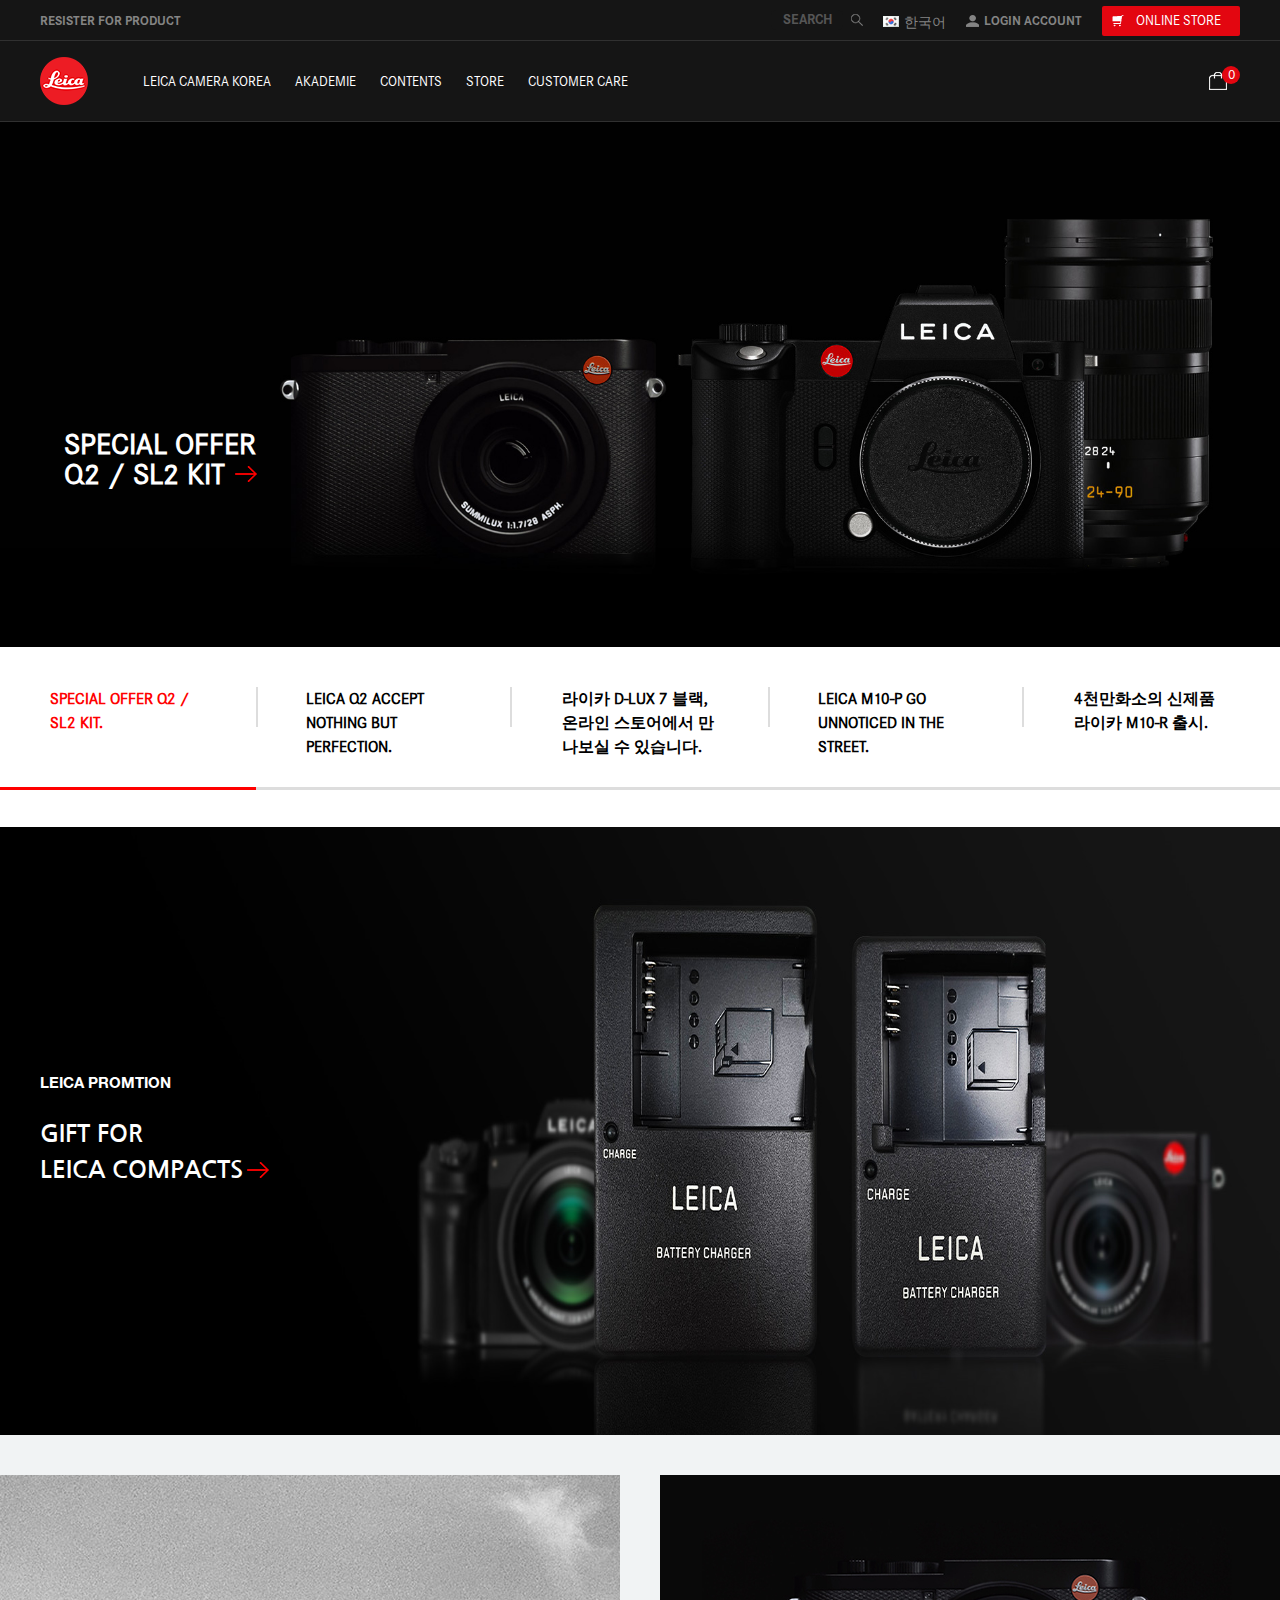
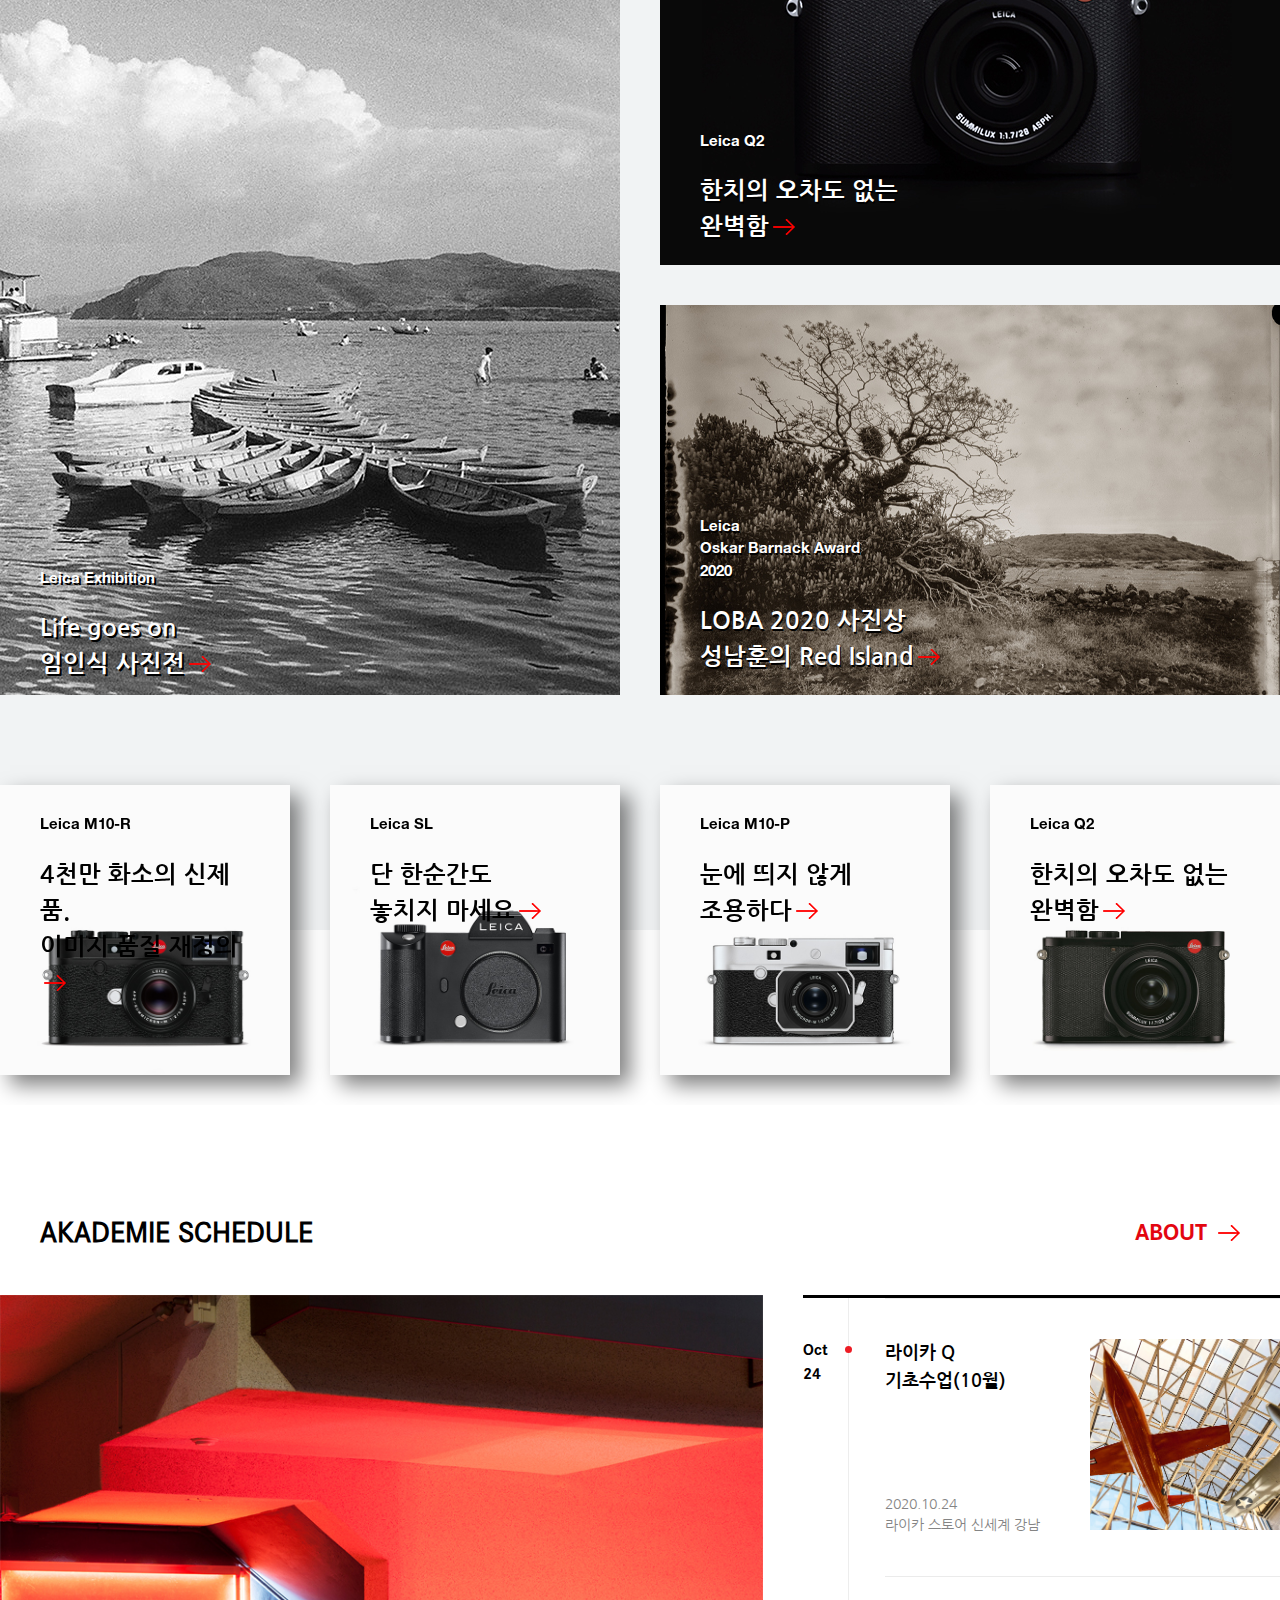
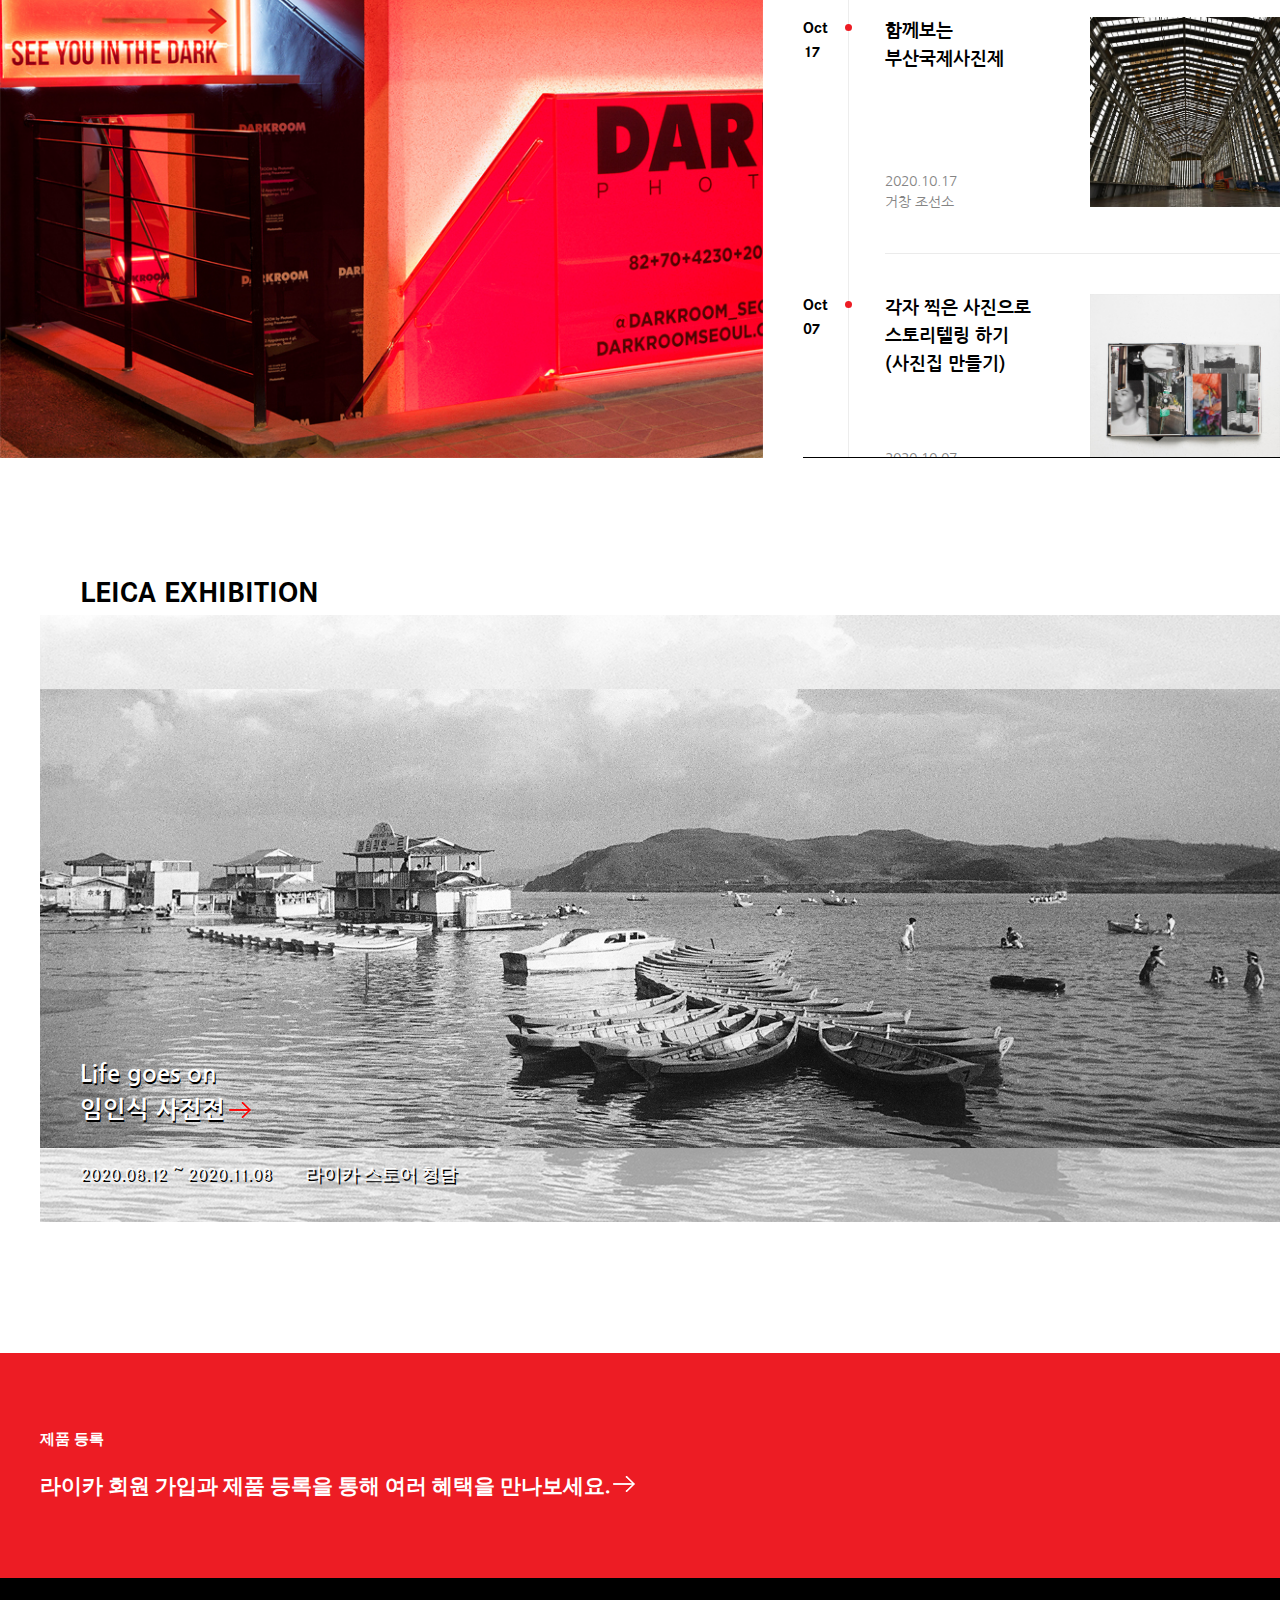
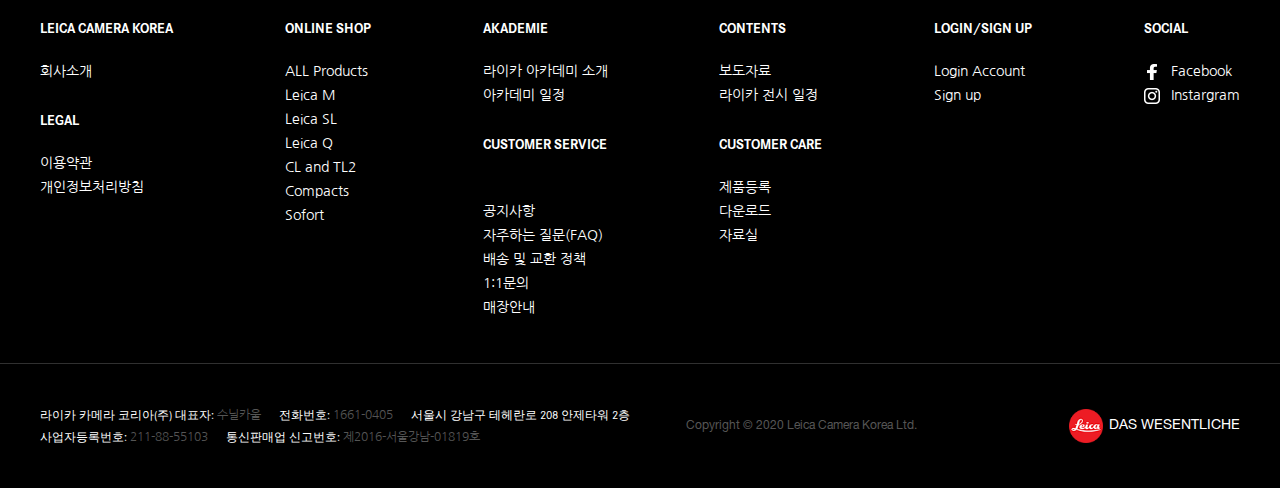
<file: index.html>
<!DOCTYPE html>
<html lang="en">
  <head>
      <meta charset="UTF-8">
      <title>portfolio</title>
      <meta name="viewport" content="width=device-width, initial-scale=1">
      <link rel="stylesheet" href="css/initial.min.css">
      <link rel="stylesheet" href="css/style.css">
      <link rel="stylesheet" href="css/swiper/swiper-bundle.min.css">
      <link rel="stylesheet" href="css/swiper/swiper_main_page.css">
      <link rel="stylesheet" href="js/prefix.js">
      <script src="https://ajax.googleapis.com/ajax/libs/jquery/3.5.1/jquery.min.js"></script>
      <script type="text/javascript" src="js/common.js"></script>
      <script type="text/javascript" src="js/swiper/swiper-bundle.min.js"></script>
      <script type="text/javascript" src="js/swiper/swiper_main_page.js"></script>
  </head>
  <body>
    <div id="wrap">
      <header id="header">
        <div class="main upper_menu">
          <ul>
            <li>
              <a href="login_page.html">RESISTER FOR PRODUCT</a>
            </li>
            <li>
                <button id="btn_store">ONLINE STORE</button>
            </li>
            <li>
              <a href="login_page.html">LOGIN ACCOUNT</a>
            </li>
            <li>
              <a href="">한국어</a>
            </li>
            <li>
              <div class="search_area" title="off">
                <input class="search_bar" type="text" placeholder="SEARCH">
                <button class="btn_clear"></button>
              </div>
              <button class="btn_search"></button>
            </li>
          </ul>
        </div>
        <!--online store drop menu-->
        <div class="upper_drop" title="drop01">
          <div class="upper_item_wrap">
            <div class="upper_item">
              <a href="product.html">
                Leica M
                <p>순간에 더 가까이</p>
              </a>
              <ul>
                <li><a href="">Leica M10-R</a></li>
                <li><a href="">Leica M10-R</a></li>
                <li><a href="">M Lenses</a></li>
                <li><a href="">M Accessories</a></li>
              </ul>
            </div>
            <div class="upper_item">
              <a href="product.html">
                Leica SL
                <p>사진은 당신의 선택</p>
              </a>
              <ul>
                <li><a href="">Leica SL</a></li>
                <li><a href="">SL Lenses</a></li>
                <li><a href="">SL Accessories</a></li>
              </ul>
            </div>
            <div class="upper_item">
              <a href="product.html">
                Leica Q
                <p>오차가 없는 완벽함</p>
              </a>
              <ul>
                <li><a href="">Leica Q2</a></li>
                <li><a href="">Leica Q-p</a></li>
                <li><a href="">Q Accessories</a></li>
              </ul>
            </div>
            <div class="upper_item">
              <a href="product.html">
                CL & TL2
                <p>꿈은 크게 짐은 가볍게</p>
              </a>
              <ul>
                <li><a href="">Leica CL</a></li>
                <li><a href="">CL/TL Lenses</a></li>
                <li><a href="">CL/TL Accessories</a></li>
              </ul>
            </div>
            <div class="upper_item">
              <a href="product.html">
                Compact
                <p>작지만 엄청난 성능</p>
              </a>
              <ul>
                <li><a href="">C-Lux</a></li>
                <li><a href="">D-Lux7</a></li>
                <li><a href="">V-Lux5</a></li>
                <li><a href="">Compact Accessories</a></li>
              </ul>
            </div>
            <div class="upper_item">
              <a href="product.html">
                Ect.
                <p>순간을 기록한다</p>
              </a>
              <ul>
                <li><a href="">Sofort</a></li>
                <li><a href="">Sofort Accessories</a></li>
                <li><a href="">Insta360</a></li>
              </ul>
            </div>
            <div class="upper_item">
              <a href="product.html">
                All Product
                <p>라이카 카메라 한눈에 보기</p>
              </a>
            </div>
          </div>
        </div>
        <div class="main lower_menu">
          <div class="lower_wrap">
            <div class="logo"><a href="#"></a></div>
            <nav class="gnb">
              <ul>
                <li>
                  <a href="company_info.html">LEICA CAMERA KOREA</a>
                  <div class="lower_drop">
                    <ul>
                      <li><a href="company_info.html">회사소개</a></li>
                      <li><a href="customer_service.html">공지사항</a></li>
                      <li><a href="faq_page.html">자주하는 질문(FAQ)</a></li>
                    </ul>
                  </div>
                </li>
                <li>
                  <a href="akademie.html">AKADEMIE</a>
                  <div class="lower_drop">
                    <ul>
                      <li><a href="">라이카 아카데미 소개</a></li>
                      <li><a href="">아카데미 일정</a></li>
                    </ul>
                  </div>
                </li>
                <li>
                  <a href="news.html">CONTENTS</a>
                  <div class="lower_drop">
                    <ul>
                      <li><a href="news.html">보도자료</a></li>
                      <li><a href="exhibition.html">라이카 전시 일정</a></li>
                    </ul>
                  </div>
                </li>
                <li>
                  <a href="store.html">STORE</a>
                </li>
                <li>
                  <a href="login_page.html">CUSTOMER CARE</a>
                  <div class="lower_drop">
                    <ul>
                      <li><a href="login_page.html">제품등록</a></li>
                      <li><a href="">다운로드</a></li>
                      <li><a href="data_library.html">자료실</a></li>
                      <li><a href="login_page.html">스토어 온·오프라인 상담 예약/조회</a></li>
                    </ul>
                  </div>
                </li>
              </ul>
            </nav>
            <div class="cart">
              <a href="">0</a>
            </div>
          </div>
        </div>
      </header>
      <div id="mainbanner">
        <!-- Swiper -->
      	<div class="swiper-container">
      		<div class="swiper-wrapper">
      			<div class="swiper-slide">
              <a href="">SPECIAL OFFER<br>Q2 / SL2 KIT</a>
              <img src="./image/img/img_slide_d_200914.jpg" alt="">
            </div>
      			<div class="swiper-slide">
              <a href="">LEICA Q2<br>ACCEPT NOTHING BUT PERFECTION</a>
              <img src="./image/img/img_slide_d_01_200527.jpg" alt="">
            </div>
            <div class="swiper-slide">
              <a href="">라이카 D-LUX 7 블랙, <br>온라인 스토어에서<br>만나보실 수 있습니다.</a>
              <img src="./image/img/Top_main_pc__.jpg" alt="">
            </div>
      			<div class="swiper-slide">
              <a href="">LEICA M10-P<br>GO UNNOTICED IN THE STREET</a>
              <img src="./image/img/img_slide_d_02_200527.jpg" alt="">
            </div>
            <div class="swiper-slide">
              <a href="">4천만화소의 신제품<br>라이카 M10-R 출시</a>
              <img src="./image/img/Top_main_pc.jpg" alt="">
            </div>
      		</div>
      		<!-- Add Pagination -->
      		<div class="swiper-pagination">
            <span class="swiper-pagination-bullet">SPECIAL OFFER<br>Q2 / SL2 KIT</span>
            <span class="swiper-pagination-bullet">LEICA Q2<br>ACCEPT NOTHING BUT PERFECTION</span>
            <span class="swiper-pagination-bullet">라이카 D-LUX 7 블랙, <br>온라인 스토어에서<br>만나보실 수 있습니다.</span>
            <span class="swiper-pagination-bullet">LEICA M10-P<br>GO UNNOTICED IN THE STREET</span>
            <span class="swiper-pagination-bullet">4천만화소의 신제품<br>라이카 M10-R 출시</span>
          </div>
      	</div>
      </div>
      <section id="section01">
        <div class="sc01_top">
          <a href="">
            <img src="image/img/img_sale_main_sub_open_200919_d_1.jpg" alt="">
          </a>
          <div class="img_info">
            <p class="category">LEICA PROMTION</p>
            <p class="desc">GIFT FOR<BR>LEICA COMPACTS</p>
          </div>
        </div>
        <div class="sc01_bottom">
          <div class="sc01_bottom_left">
            <a href="">
              <img src="image/img/img_main_sub_01_exhibition_620x820_d.jpg" alt="">
            </a>
            <div class="img_info">
              <p class="category">Leica Exhibition</p>
              <p class="desc">Life goes on<BR>임인식 사진전</p>
            </div>
          </div>
          <div class="sc01_bottom_right">
            <div class="sc01_bottom_right_upper">
              <a href="">
                <img src="image/img/img_main_banner03.jpg" alt="">
              </a>
              <div class="img_info">
                <p class="category">Leica Q2</p>
                <p class="desc">한치의 오차도 없는<BR>완벽함</p>
              </div>
            </div>
            <div class="sc01_bottom_right_lower">
              <a href="">
                <img src="image/img/img_main_banner_O.jpg" alt="">
              </a>
              <div class="img_info">
                <p class="category">Leica<br>Oskar Barnack Award<br>2020</p>
                <p class="desc">LOBA 2020 사진상<BR>성남훈의  Red Island</p>
              </div>
            </div>
          </div>
        </div>
      </section>
      <section id="section02">
        <div class="swiper-sc02">
      		<div class="swiper-wrapper">
      			<div class="swiper-slide">
              <img src="image/slide/slide01.jpg" alt="">
              <div class="img_info">
                <p class="category">Leica SL2</p>
                <p class="desc">오직 촬영에만<br>집중하다</p>
              </div>
            </div>
      			<div class="swiper-slide">
              <img src="image/slide/slide02.jpg" alt="">
              <div class="img_info">
                <p class="category">Leica Compact</p>
                <p class="desc">작지만<br>엄청난 성능</p>
              </div>
            </div>
      			<div class="swiper-slide">
              <img src="image/slide/slide03.jpg" alt="">
              <div class="img_info">
                <p class="category">Leica M10-R</p>
                <p class="desc">4천만 화소의 신제품.<br>이미지 품질 재정의</p>
              </div>
            </div>
      			<div class="swiper-slide">
              <img src="image/slide/slide04.jpg" alt="">
              <div class="img_info">
                <p class="category">Leica SL</p>
                <p class="desc">단 한순간도<br>놓치지 마세요</p>
              </div>
            </div>
      			<div class="swiper-slide">
              <img src="image/slide/slide05.jpg" alt="">
              <div class="img_info">
                <p class="category">Leica M10-P</p>
                <p class="desc">눈에 띄지 않게<br>조용하다</p>
              </div>
            </div>
      			<div class="swiper-slide">
              <img src="image/slide/slide06.jpg" alt="">
              <div class="img_info">
                <p class="category">Leica Q2</p>
                <p class="desc">한치의 오차도 없는<br>완벽함</p>
              </div>
            </div>
      			<div class="swiper-slide">
              <img src="image/slide/slide07.jpg" alt="">
              <div class="img_info">
                <p class="category">Leica CL</p>
                <p class="desc">꿈은 크게,<br>짐은 가볍게</p>
              </div>
            </div>
            <div class="swiper-slide">
              <img src="image/slide/slide08.jpg" alt="">
              <div class="img_info">
                <p class="category">Leica Q-P</p>
                <p class="desc">절제의 미학,<br>미니멀한 디자인</p>
              </div>
            </div>
      		</div>
      	</div>
      </section>
      <section id="section03">
        <div class="sc03_title">
          <h2>AKADEMIE SCHEDULE</h2>
          <a href="">ABOUT</a>
        </div>
        <div class="sc03_top_left">
          <a href="">
            <img src="image/img/list_20.jpg" alt="">
          </a>
        </div>
        <div class="sc03_top_right">
          <ul>
            <li>
              <p>
                Oct<br>24
              </p>
              <a href="">
                <div class="info">
                  <p class="desc">라이카 Q<br>기초수업(10월)</p>
                  <div class="img_date_place">
                    <p class="date">2020.10.24</p>
                    <p class="place">라이카 스토어 신세계 강남</p>
                  </div>
                </div>
                <img src="image/img/list_18.jpg" alt="">
              </a>
            </li>
            <li>
              <p>Oct<br>17</p>
              <a href="">
                <div class="info">
                  <p class="desc">함께보는<br>부산국제사진제</p>
                  <div class="img_date_place">
                    <p class="date">2020.10.17</p>
                    <p class="place">거창 조선소</p>
                  </div>
                </div>
                <img src="image/img/list_16.jpg" alt="">
              </a>
            </li>
            <li>
              <p>Oct<br>07</p>
              <a href="">
                <div class="info">
                  <p class="desc">각자 찍은 사진으로<br>스토리텔링 하기<br>(사진집 만들기)</p>
                  <div class="img_date_place">
                    <p class="date">2020.10.07</p>
                    <p class="place">라이카 역삼 아카데미 룸</p>
                  </div>
                </div>
                <img src="image/img/list_14.jpg" alt="">
              </a>
            </li>
            <li>
              <p>Oct<br>20</p>
              <a href="">
                <div class="info">
                  <p class="desc">라이카 살롱<br>10월 신청</p>
                  <div class="img_date_place">
                    <p class="date">2020.10.20</p>
                    <p class="place">라이카 스토어 청담</p>
                  </div>
                </div>
                <img src="image/img/img_main_banner_O.jpg" alt="">
              </a>
            </li>
            <li>
              <p>Sep<br>29</p>
              <a href="">
                <div class="info">
                  <p class="desc">라이카 살롱<br>9월 신청</p>
                  <div class="img_date_place">
                    <p class="date">2020.09.29</p>
                    <p class="place">라이카 스토어 청담</p>
                  </div>
                </div>
                <img src="image/img/list_4.jpg" alt="">
              </a>
            </li>
            <li>
              <p>Aug<br>12</p>
              <a href="">
                <div class="info">
                  <p class="desc">아날로그 필름<br>수업</p>
                  <div class="img_date_place">
                    <p class="date">2020.08.12</p>
                    <p class="place">라이카 카메라 코리아 강의실</p>
                  </div>
                </div>
                <img src="image/img/list_2_1.jpg" alt="">
              </a>
            </li>
            <li>
              <p>Aug<br>08</p>
              <a href="">
                <div class="info">
                  <p class="desc">라이카 SL<br>기초 수업</p>
                  <div class="img_date_place">
                    <p class="date">2020.08.08</p>
                    <p class="place">라이카 스토어 청담</p>
                  </div>
                </div>
                <img src="image/img/list.jpg" alt="">
              </a>
            </li>
            <li>
              <p>Sep<br>29</p>
              <a href="">
                <div class="info">
                  <p class="desc">라이카 살롱 시즌.1<br>(3개월 신청)</p>
                  <div class="img_date_place">
                    <p class="date">2020.09.29</p>
                    <p class="place">라이카 스토어 청담</p>
                  </div>
                </div>
                <img src="image/img/list_4.jpg" alt="">
              </a>
            </li>
            <li>
              <p>Aug<br>29</p>
              <a href="">
                <div class="info">
                  <p class="desc">라이카 살롱 시즌.1<br>(8월 신청)</p>
                  <div class="img_date_place">
                    <p class="date">2020.08.29</p>
                    <p class="place">라이카 스토어 청담</p>
                  </div>
                </div>
                <img src="image/img/img_salon_list_200713_1.jpg" alt="">
              </a>
            </li>
            <li>
              <p>May<br>24</p>
              <a href="">
                <div class="info">
                  <p class="desc">D-LUX<br>제대로 쓰기 클래스</p>
                  <div class="img_date_place">
                    <p class="date">2020.05.24</p>
                    <p class="place">라이카 스토어 청담</p>
                  </div>
                </div>
                <img src="image/img/img_ak_list_200524.jpg" alt="">
              </a>
            </li>
          </ul>
        </div>
      </section>
      <section id="section04">
        <h2>LEICA EXHIBITION</h2>
        <div class="exhibition_contnet">
          <a href="">
            <img src="image/img/1900-900_1.jpg" alt="">
            <div class="img_info">
              <p class="desc">Life goes on<br>임인식 사진전</p>
            </div>
            <div class="img_date_place">
              <p class="date">2020.08.12 ~ 2020.11.08</p>
              <p class="place">라이카 스토어 청담</p>
            </div>
          </a>
        </div>
      </section>
      <section id="section05">
        <div class="sc05_wrap">
          <h2>제품 등록</h2>
          <a href="login_page.html" class="desc">라이카 회원 가입과 제품 등록을 통해 여러 혜택을 만나보세요.</a>
        </div>
      </section>
      <footer id="footer">
        <div class="site_map_wrap">
          <nav class="site_map">
            <div class="map_inner">
              <div class="map_item">
                <p class="map_header">LEICA CAMERA KOREA</p>
                <ul>
                  <li><a href="company_info.html">회사소개</a></li>
                </ul>
              </div>
              <div class="map_item">
                <p class="map_header">LEGAL</p>
                <ul>
                  <li><a href="">이용약관</a></li>
                  <li><a href="">개인정보처리방침</a></li>
                </ul>
              </div>
            </div class="map_inner">
            <div class="map_inner">
              <div class="map_item">
                <p class="map_header">ONLINE SHOP</p>
                <ul>
                  <li><a href="product.html">ALL Products</a></li>
                  <li><a href="product.html">Leica M</a></li>
                  <li><a href="product.html">Leica SL</a></li>
                  <li><a href="product.html">Leica Q</a></li>
                  <li><a href="product.html">CL and TL2</a></li>
                  <li><a href="product.html">Compacts</a></li>
                  <li><a href="product.html">Sofort</a></li>
                </ul>
              </div>
            </div>
            <div class="map_inner">
              <div class="map_item">
                <p class="map_header">AKADEMIE</p>
                <ul>
                  <li><a href="">라이카 아카데미 소개</a></li>
                  <li><a href="akademie.html">아카데미 일정</a></li>
                </ul>
              </div>
              <div class="map_item">
                <p class="map_header">CUSTOMER SERVICE</p>
                <ul>
                  <li></li>
                  <<li><a href="customer_service.html">공지사항</a></li>
                  <li><a href="faq_page.html">자주하는 질문(FAQ)</a></li>
                  <li><a href="delivery.html">배송 및 교환 정책</a></li>
                  <li><a href="login_page.html">1:1문의</a></li>
                  <li><a href="store.html">매장안내</a></li>
                </ul>
              </div>
            </div>
            <div class="map_inner">
              <div class="map_item">
                <p class="map_header">CONTENTS</p>
                <ul>
                  <li><a href="news.html">보도자료</a></li>
                  <li><a href="exhibition.html">라이카 전시 일정</a></li>
                </ul>
              </div>
              <div class="map_item">
                <p class="map_header">CUSTOMER CARE</p>
                <ul>
                  <li><a href="login_page.html">제품등록</a></li>
                  <li><a href="">다운로드</a></li>
                  <li><a href="data_library.html">자료실</a></li>
                </ul>
              </div>
            </div>
            <div class="map_inner">
              <div class="map_item">
                <p class="map_header">LOGIN/SIGN UP</p>
                <ul>
                  <li><a href="login_page.html">Login Account</a></li>
                  <li><a href="login_page.html">Sign up</a></li>
                </ul>
              </div>
            </div>
            <div class="map_inner">
              <div class="map_item">
                <p class="map_header">SOCIAL</p>
                <ul>
                  <li><a href="">Facebook</a></li>
                  <li><a href="">Instargram</a></li>
                </ul>
              </div>
            </div>
          </nav>
        </div>
        <div class="company_info_wrap">
          <div class="company_info">
            <div class="footer_adress_wrap">
              <div class="footer_adress_content">
                <p class="footer_adress">라이카 카메라 코리아(주) 대표자:&nbsp</p><p class="footer_adress_value">수닐카울</p>
              </div>
              <div class="footer_adress_content">
                <p class="footer_adress">전화번호:&nbsp</p><p class="footer_adress_value">1661-0405</p>
              </div>
              <div class="footer_adress_content">
                <p class="footer_adress">서울시 강남구 테헤란로 208 안제타워 2층</p>
              </div>
              <div class="footer_adress_content">
                <p class="footer_adress">사업자등록번호:&nbsp</p><p class="footer_adress_value">211-88-55103</p>
              </div>
              <div class="footer_adress_content">
                <p class="footer_adress">통신판매업 신고번호:&nbsp</p><p class="footer_adress_value">제2016-서울강남-01819호</p>
              </div>
            </div>
            <p class="copyright">Copyright © 2020 Leica Camera Korea Ltd.</p>
            <a class="footer_logo">DAS WESENTLICHE</a>
          </div>
        </div>
      </footer>
    <script type="text/javascript">
    var swiperMainBanner = new Swiper('.swiper-container', {
         spaceBetween: 0,
         centeredSlides: true,
         loop: true,
         autoplay: {
           delay: 3000,
           disableOnInteraction: false,
         },
         pagination: {
           el: '.swiper-pagination',
           clickable: true,
           dynamicMainBullets: 5,
           renderBullet: function (index, className) {
             let labels = ['SPECIAL OFFER Q2 / SL2 KIT..', 'LEICA Q2 ACCEPT NOTHING BUT PERFECTION..', '라이카 D-LUX 7 블랙, 온라인 스토어에서 만나보실 수 있습니다..', 'LEICA M10-P GO UNNOTICED IN THE STREET..', '4천만화소의 신제품 라이카 M10-R 출시..' ];
             console.log(labels.slice(0,-1));
             return '<div class="' + className + '">' + (labels[index]).slice(0,-1) + '</div>';
           },
         },
       });

     var swiperSc02 = new Swiper('.swiper-sc02',  {
           initialSlide: 2,
           slidesPerView: 4,
           spaceBetween: 40,
           loop: true,
           autoplay: {
             delay: 2500,
             disableOnInteraction: false,
           }
         });
    </script>
  </body>
</html>
</file>
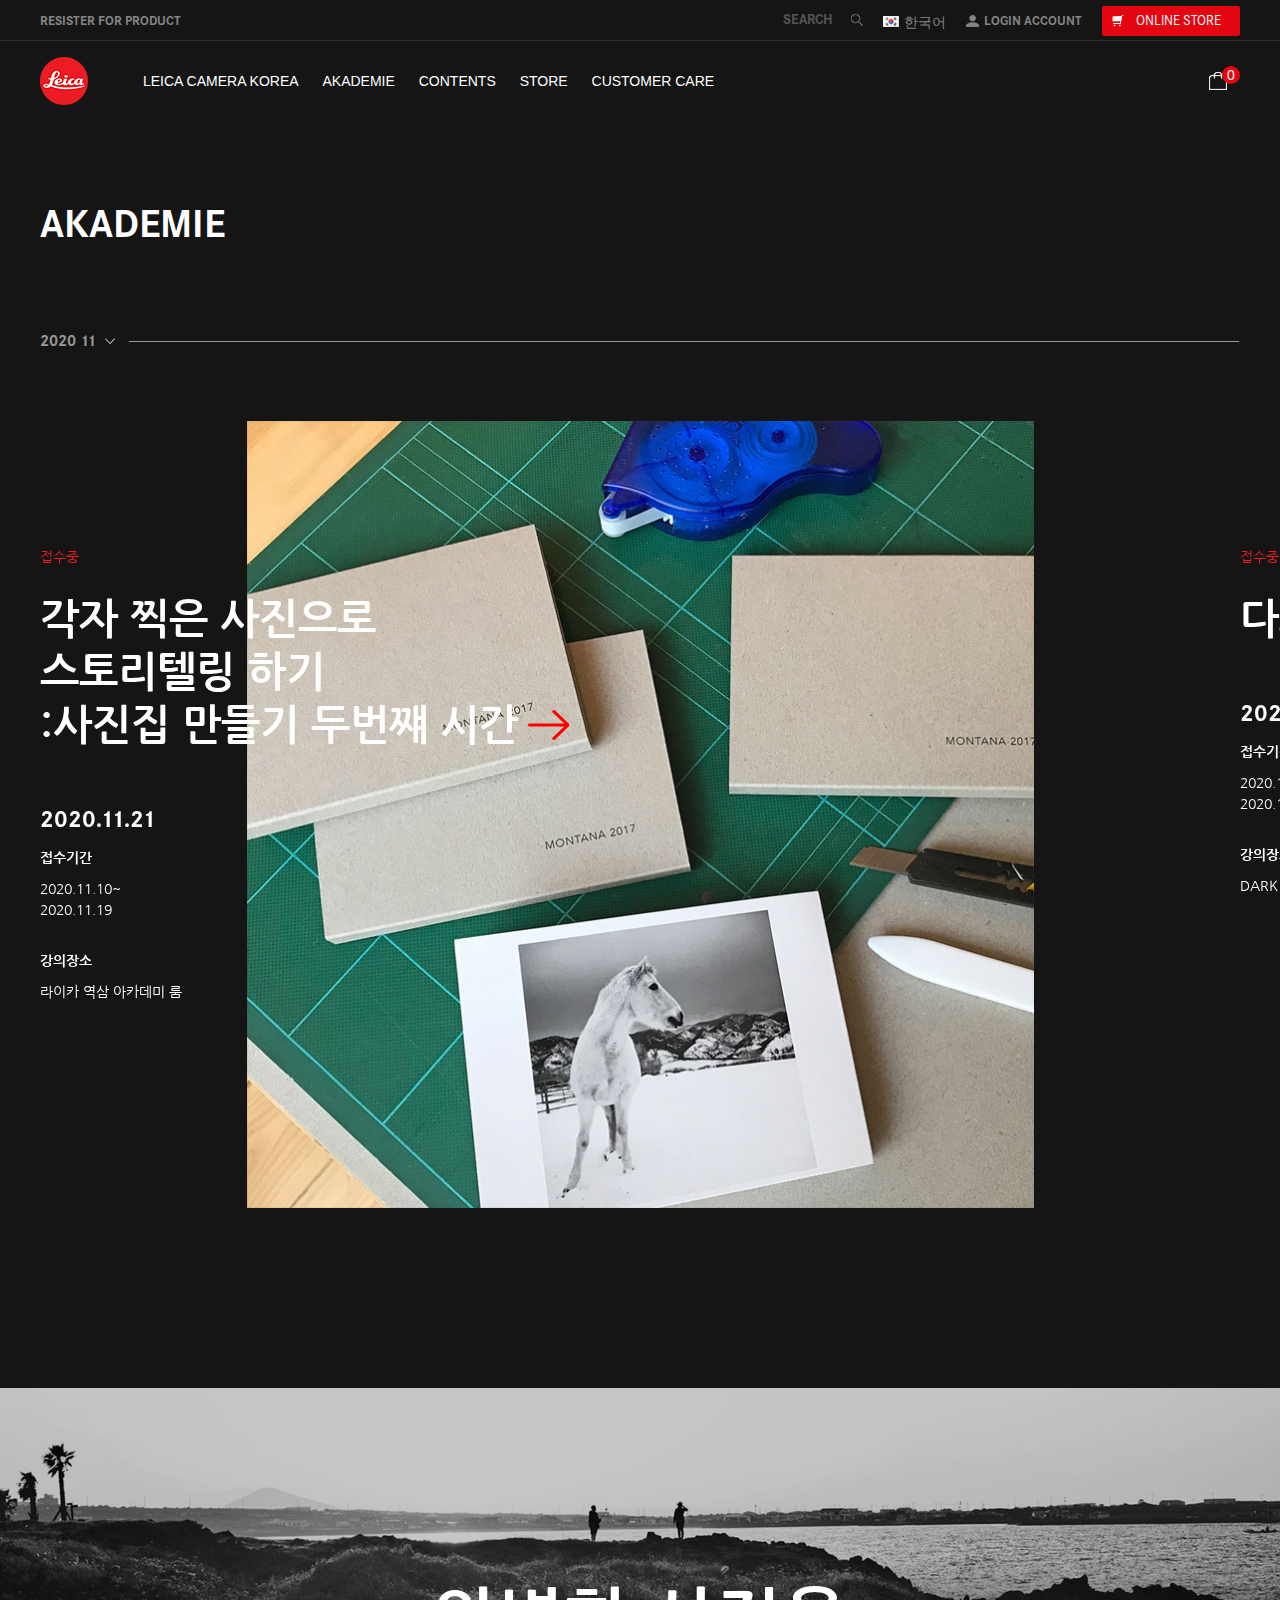
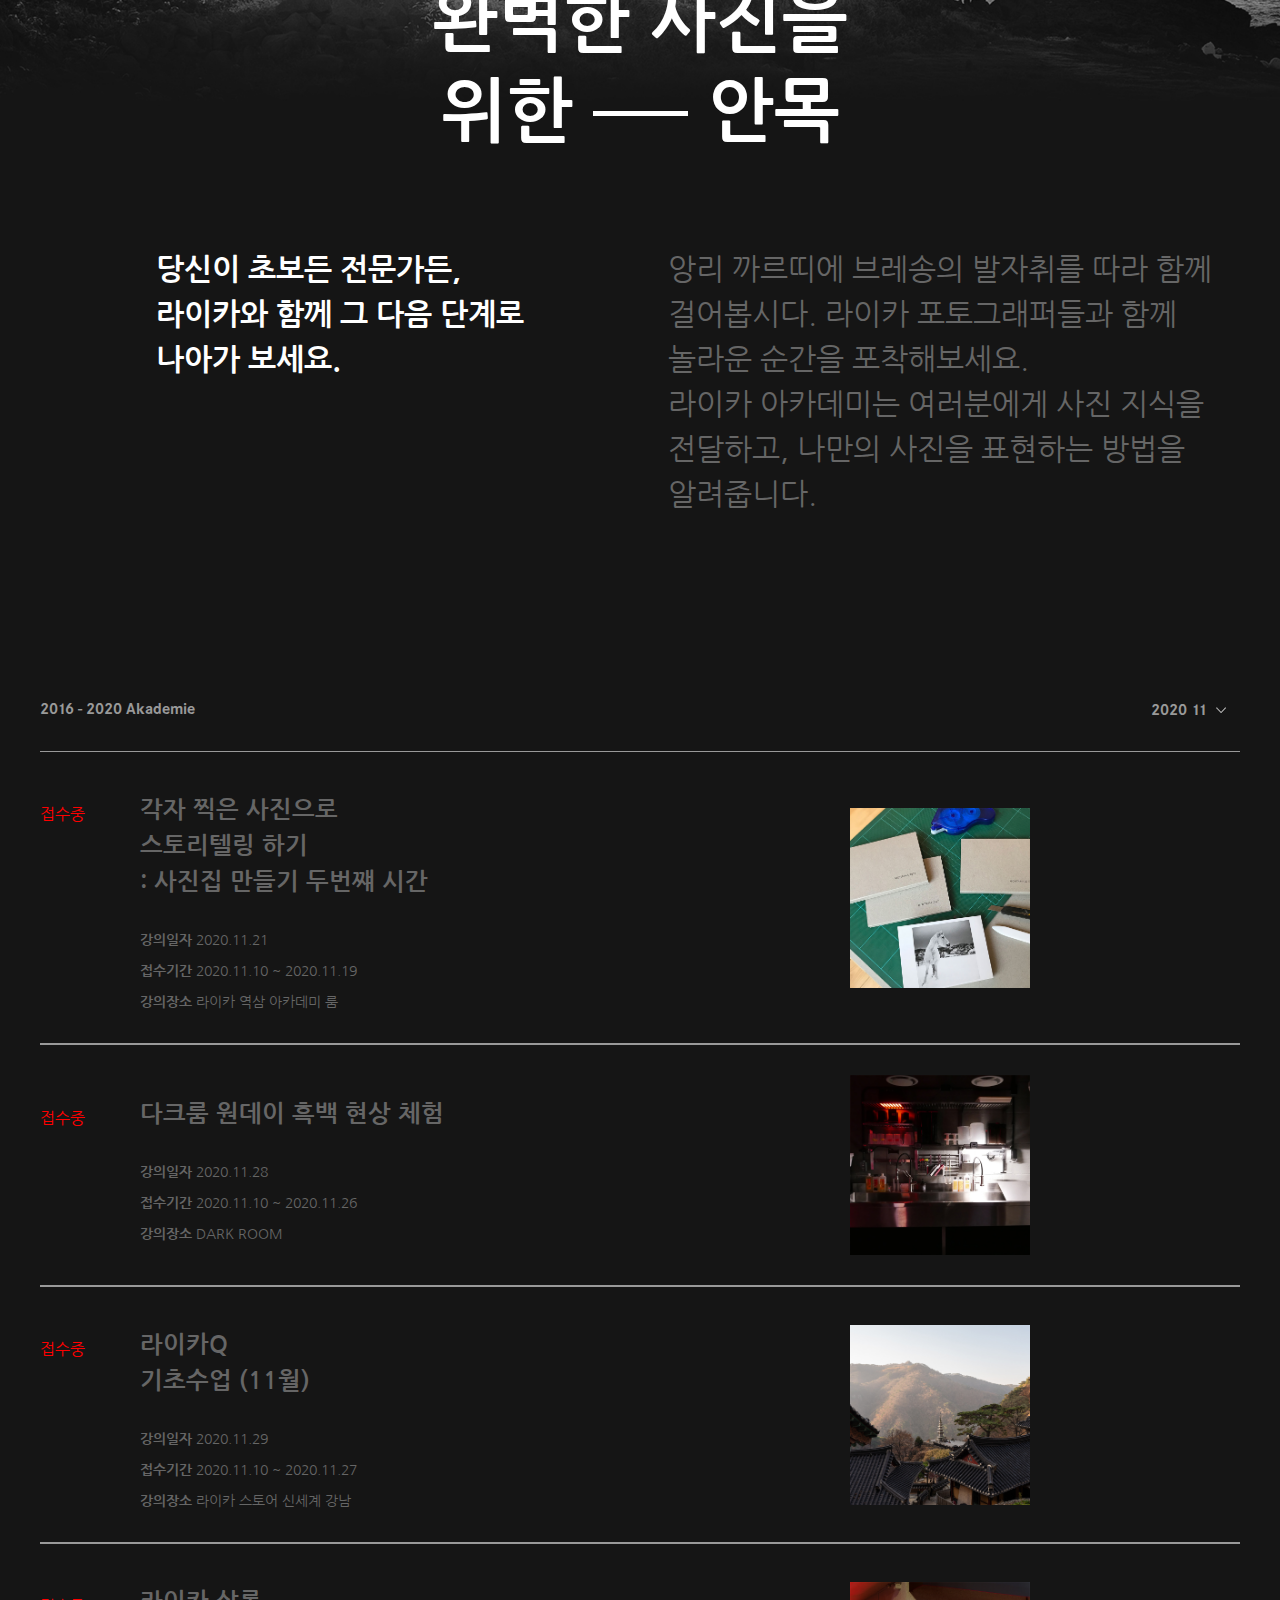
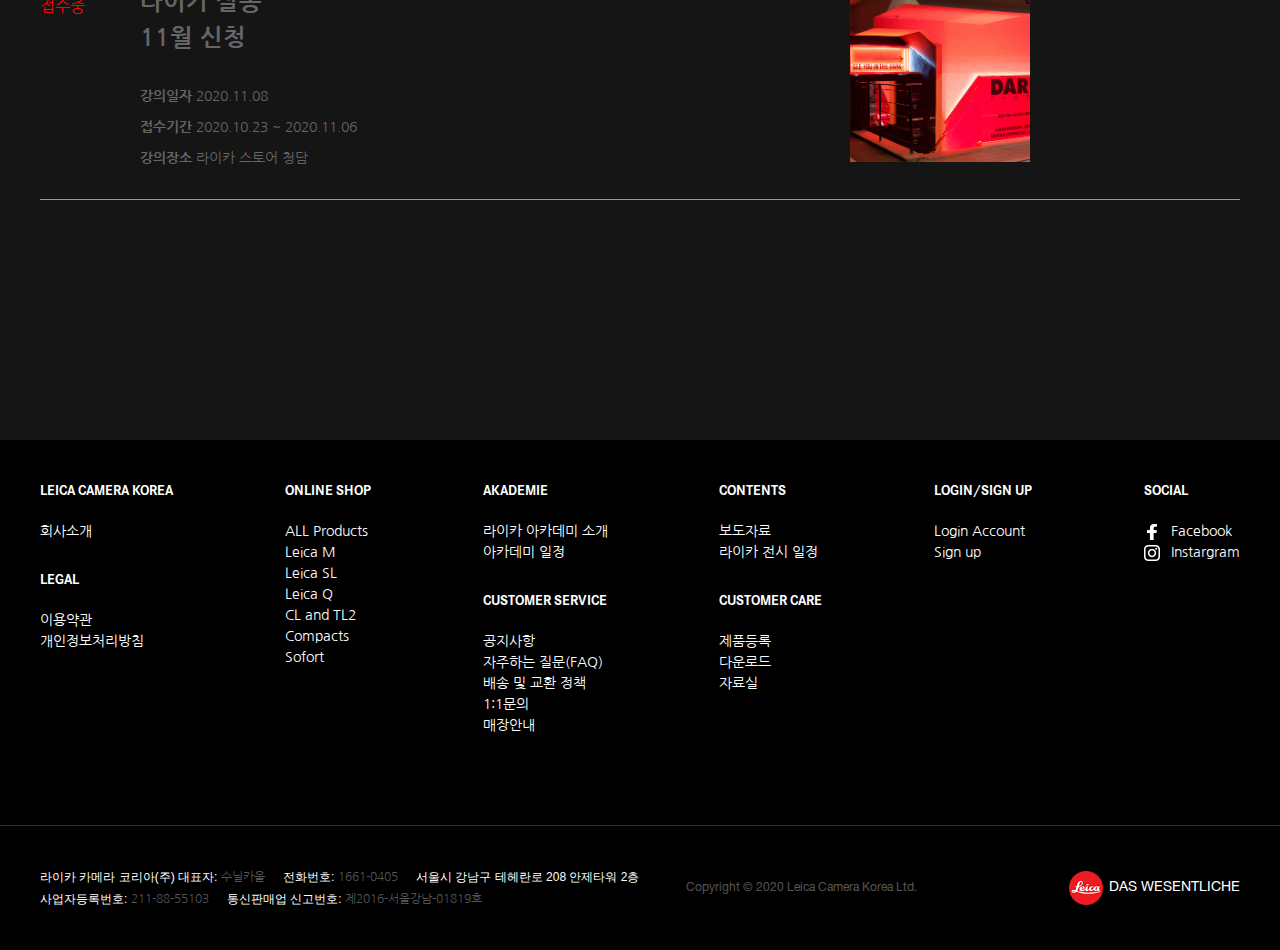
<file: akademie.html>
<!DOCTYPE html>
<html lang="en">
  <head>
      <meta charset="UTF-8">
      <title>AKADEMIE</title>
      <meta name="viewport" content="width=device-width, initial-scale=1">
      <link rel="stylesheet" href="css/initial.min.css">
      <link rel="stylesheet" href="css/style.css">
      <link rel="stylesheet" href="css/swiper/swiper-bundle.min.css">
      <link rel="stylesheet" href="css/swiper/swiper_akademie.css">
      <link rel="stylesheet" href="css/akademie.css">
      <link rel="stylesheet" href="js/prefix.js">
      <script src="https://ajax.googleapis.com/ajax/libs/jquery/3.5.1/jquery.min.js"></script>
      <script type="text/javascript" src="js/common.js"></script>
      <script type="text/javascript" src="js/akademie.js"></script>
      <script type="text/javascript" src="js/swiper/swiper-bundle.min.js"></script>
      <script type="text/javascript" src="js/swiper/swiper_main_page.js"></script>

  </head>
  <body>
    <div id="wrap">
      <header id="header">
        <div class="main upper_menu">
          <ul>
            <li>
              <a href="login_page.html">RESISTER FOR PRODUCT</a>
            </li>
            <li>
                <button id="btn_store">ONLINE STORE</button>
            </li>
            <li>
              <a href="login_page.html">LOGIN ACCOUNT</a>
            </li>
            <li>
              <a href="">한국어</a>
            </li>
            <li>
              <div class="search_area" title="off">
                <input class="search_bar" type="text" placeholder="SEARCH">
                <button class="btn_clear"></button>
              </div>
              <button class="btn_search"></button>
            </li>
          </ul>
        </div>
        <!--online store drop menu-->
        <div class="upper_drop" title="drop01">
          <div class="upper_item_wrap">
            <div class="upper_item">
              <a href="product.html">
                Leica M
                <p>순간에 더 가까이</p>
              </a>
              <ul>
                <li><a href="">Leica M10-R</a></li>
                <li><a href="">Leica M10-R</a></li>
                <li><a href="">M Lenses</a></li>
                <li><a href="">M Accessories</a></li>
              </ul>
            </div>
            <div class="upper_item">
              <a href="product.html">
                Leica SL
                <p>사진은 당신의 선택</p>
              </a>
              <ul>
                <li><a href="">Leica SL</a></li>
                <li><a href="">SL Lenses</a></li>
                <li><a href="">SL Accessories</a></li>
              </ul>
            </div>
            <div class="upper_item">
              <a href="product.html">
                Leica Q
                <p>오차가 없는 완벽함</p>
              </a>
              <ul>
                <li><a href="">Leica Q2</a></li>
                <li><a href="">Leica Q-p</a></li>
                <li><a href="">Q Accessories</a></li>
              </ul>
            </div>
            <div class="upper_item">
              <a href="product.html">
                CL & TL2
                <p>꿈은 크게 짐은 가볍게</p>
              </a>
              <ul>
                <li><a href="">Leica CL</a></li>
                <li><a href="">CL/TL Lenses</a></li>
                <li><a href="">CL/TL Accessories</a></li>
              </ul>
            </div>
            <div class="upper_item">
              <a href="product.html">
                Compact
                <p>작지만 엄청난 성능</p>
              </a>
              <ul>
                <li><a href="">C-Lux</a></li>
                <li><a href="">D-Lux7</a></li>
                <li><a href="">V-Lux5</a></li>
                <li><a href="">Compact Accessories</a></li>
              </ul>
            </div>
            <div class="upper_item">
              <a href="product.html">
                Ect.
                <p>순간을 기록한다</p>
              </a>
              <ul>
                <li><a href="">Sofort</a></li>
                <li><a href="">Sofort Accessories</a></li>
                <li><a href="">Insta360</a></li>
              </ul>
            </div>
            <div class="upper_item">
              <a href="product.html">
                All Product
                <p>라이카 카메라 한눈에 보기</p>
              </a>
            </div>
          </div>
        </div>
        <div class="main lower_menu">
          <div class="lower_wrap">
            <div class="logo"><a href="index.html"></a></div>
            <nav class="gnb">
              <ul>
                <li>
                  <a href="company_info.html">LEICA CAMERA KOREA</a>
                  <div class="lower_drop">
                    <ul>
                      <li><a href="company_info.html">회사소개</a></li>
                      <li><a href="customer_service.html">공지사항</a></li>
                      <li><a href="faq_page.html">자주하는 질문(FAQ)</a></li>
                    </ul>
                  </div>
                </li>
                <li>
                  <a href="akademie.html">AKADEMIE</a>
                  <div class="lower_drop">
                    <ul>
                      <li><a href="">라이카 아카데미 소개</a></li>
                      <li><a href="">아카데미 일정</a></li>
                    </ul>
                  </div>
                </li>
                <li>
                  <a href="news.html">CONTENTS</a>
                  <div class="lower_drop">
                    <ul>
                      <li><a href="news.html">보도자료</a></li>
                      <li><a href="exhibition.html">라이카 전시 일정</a></li>
                    </ul>
                  </div>
                </li>
                <li>
                  <a href="store.html">STORE</a>
                </li>
                <li>
                  <a href="login_page.html">CUSTOMER CARE</a>
                  <div class="lower_drop">
                    <ul>
                      <li><a href="login_page.html">제품등록</a></li>
                      <li><a href="">다운로드</a></li>
                      <li><a href="data_library.html">자료실</a></li>
                      <li><a href="login_page.html">스토어 온·오프라인 상담 예약/조회</a></li>
                    </ul>
                  </div>
                </li>
              </ul>
            </nav>
            <div class="cart">
              <a href="">0</a>
            </div>
          </div>
        </div>
      </header>
      <div id="akademie_wrap">
        <div class="akademie_title">
          <h2>AKADEMIE</h2>
          <div class="select_date_box">
            <select class="" name="">
              <option value="">2020&nbsp;11</option>
              <option value="">2020&nbsp;10</option>
              <option value="">2020&nbsp;9</option>
              <option value="">2020&nbsp;8</option>
              <option value="">2020&nbsp;7</option>
            </select>
          </div>
        </div>
        <div class="swiper-container">
          <div class="swiper-wrapper">
            <div class="swiper-slide">
              <a href="">
                <div class="class_info">
                  <p class="status">접수중</p>
                  <h2>각자 찍은 사진으로<br>스토리텔링 하기<br>:사진집 만들기 두번쨰 시간</h2>
                  <dl class="date">
                    <dt>2020.11.21</dt>
                  </dl>
                  <dl class="period">
                    <dt><b>접수기간</b></dt>
                    <dd>2020.11.10~</dd>
                    <dd>2020.11.19</dd>
                  </dl>
                  <dl class="place">
                    <dt><b>강의장소</b></dt>
                    <dd>라이카 역삼 아카데미 룸</dd>
                  </dl>
                </div>
                <img src="image/img/list_26.jpg" alt="">
              </a>
            </div>
            <div class="swiper-slide">
              <a href="">
                <div class="class_info">
                  <p class="status">접수중</p>
                  <h2>다크룸 원데이 흑백 현상 체험</h2>
                  <dl class="date">
                    <dt>2020.11.28</dt>
                  </dl>
                  <dl class="period">
                    <dt><b>접수기간</b></dt>
                    <dd>2020.11.10~</dd>
                    <dd>2020.11.26</dd>
                  </dl>
                  <dl class="place">
                    <dt><b>강의장소</b></dt>
                    <dd>DARK&nbsp;ROOM</dd>
                  </dl>
                </div>
                <img src="image/img/list_24.jpg" alt="">
              </a>
            </div>
            <div class="swiper-slide">
              <a href="">
                <div class="class_info">
                  <p class="status">접수중</p>
                  <h2>라이카Q<br>기초수업&nbsp;(11월)</h2>
                  <dl class="date">
                    <dt>2020.11.29</dt>
                  </dl>
                  <dl class="period">
                    <dt><b>접수기간</b></dt>
                    <dd>2020.11.10~</dd>
                    <dd>2020.11.27</dd>
                  </dl>
                  <dl class="place">
                    <dt><b>강의장소</b></dt>
                    <dd>라이카 스토어 신세계 강남</dd>
                  </dl>
                </div>
                <img src="image/img/list_22.jpg" alt="">
              </a>
            </div>
            <div class="swiper-slide">
              <a href="">
                <div class="class_info">
                  <p class="status">접수중</p>
                  <h2>라이카 살롱<br>11월 신청</h2>
                  <dl class="date">
                    <dt>2020.11.08</dt>
                  </dl>
                  <dl class="period">
                    <dt><b>접수기간</b></dt>
                    <dd>2020.10.23~</dd>
                    <dd>2020.11.06</dd>
                  </dl>
                  <dl class="place">
                    <dt><b>강의장소</b></dt>
                    <dd>라이카 스토어 청담</dd>
                  </dl>
                </div>
                <img src="image/img/list_20.jpg" alt="">
              </a>
            </div>
          </div>
        </div>
        <section class="akademie_content">
          <div class="title_banner">
            <img src="image/img/akademie_txt_bg.jpg" alt="">
            <h2>완벽한 사진을<br>위한&nbsp;<i class="dash"></i>&nbsp;안목</h2>
          </div>
          <div class="content_text_box">
            <div class="left_text">
              <p>
                <strong>당신이&nbsp;초보든&nbsp;전문가든,<br>라이카와&nbsp;함께&nbsp;그&nbsp;다음&nbsp;단계로<br>나아가&nbsp;보세요.</strong>
              </p>
            </div>
            <div class="right_text">
              <p>
                앙리&nbsp;까르띠에&nbsp;브레송의&nbsp;발자취를&nbsp;따라&nbsp;함께<br>걸어봅시다.&nbsp;라이카&nbsp;포토그래퍼들과&nbsp;함께<br>놀라운&nbsp;순간을&nbsp;포착해보세요.<br>라이카&nbsp;아카데미는&nbsp;여러분에게&nbsp;사진&nbsp;지식을<br>전달하고,&nbsp;나만의&nbsp;사진을&nbsp;표현하는&nbsp;방법을<br>알려줍니다.
              </p>
            </div>
          </div>
          <div class="timetable">
            <div class="option">
              <div class="op_bar">
                <p>2016&nbsp;-&nbsp;2020&nbsp;Akademie</p>
                <div class="select_date_box">
                  <select class="" name="">
                    <option value="">2020&nbsp;11</option>
                    <option value="">2020&nbsp;10</option>
                    <option value="">2020&nbsp;9</option>
                    <option value="">2020&nbsp;8</option>
                    <option value="">2020&nbsp;7</option>
                  </select>
              </div>
            </div>
            <ul>
              <li>
                <a href="">
                  <div class="timetable_info">
                    <div class="status">
                      <p class="status_text">접수중</p>
                    </div>
                    <div class="info_text">
                      <h2>각자 찍은 사진으로<br>스토리텔링 하기<br>: 사진집 만들기 두번쨰 시간</h2>
                      <div class="date">
                        <dl>
                          <dt><strong>강의일자</strong></dt>
                          <dd>2020.11.21</dd>
                        </dl>
                      </div>
                      <div class="period">
                        <dl>
                          <dt><strong>접수기간</strong></dt>
                          <dd>2020.11.10 ~ 2020.11.19</dd>
                        </dl>
                      </div>
                      <div class="place">
                        <dl>
                          <dt><strong>강의장소</strong></dt>
                          <dd>라이카 역삼 아카데미 룸</dd>
                        </dl>
                      </div>
                    </div>
                  </div>
                  <div class="hover_img">
                    <img src="image/img/list_26.jpg" alt="">
                  </div>
                </a>
              </li>
              <li>
                <a href="">
                  <div class="timetable_info">
                    <div class="status">
                      <p class="status_text">접수중</p>
                    </div>
                    <div class="info_text">
                      <h2>다크룸 원데이 흑백 현상 체험</h2>
                      <div class="date">
                        <dl>
                          <dt><strong>강의일자</strong></dt>
                          <dd>2020.11.28</dd>
                        </dl>
                      </div>
                      <div class="period">
                        <dl>
                          <dt><strong>접수기간</strong></dt>
                          <dd>2020.11.10 ~ 2020.11.26</dd>
                        </dl>
                      </div>
                      <div class="place">
                        <dl>
                          <dt><strong>강의장소</strong></dt>
                          <dd>DARK ROOM</dd>
                        </dl>
                      </div>
                    </div>
                  </div>
                  <div class="hover_img">
                    <img src="image/img/list_24.jpg" alt="">
                  </div>
                </a>
              </li>
              <li>
                <a href="">
                  <div class="timetable_info">
                    <div class="status">
                      <p class="status_text">접수중</p>
                    </div>
                    <div class="info_text">
                      <h2>라이카Q<br>기초수업 (11월)</h2>
                      <div class="date">
                        <dl>
                          <dt><strong>강의일자</strong></dt>
                          <dd>2020.11.29</dd>
                        </dl>
                      </div>
                      <div class="period">
                        <dl>
                          <dt><strong>접수기간</strong></dt>
                          <dd>2020.11.10 ~ 2020.11.27</dd>
                        </dl>
                      </div>
                      <div class="place">
                        <dl>
                          <dt><strong>강의장소</strong></dt>
                          <dd>라이카 스토어 신세계 강남</dd>
                        </dl>
                      </div>
                    </div>
                  </div>
                  <div class="hover_img">
                    <img src="image/img/list_22.jpg" alt="">
                  </div>
                </a>
              </li>
              <li>
                <a href="">
                  <div class="timetable_info">
                    <div class="status">
                      <p class="status_text">접수중</p>
                    </div>
                    <div class="info_text">
                      <h2>라이카 살롱<br>11월 신청</h2>
                      <div class="date">
                        <dl>
                          <dt><strong>강의일자</strong></dt>
                          <dd>2020.11.08</dd>
                        </dl>
                      </div>
                      <div class="period">
                        <dl>
                          <dt><strong>접수기간</strong></dt>
                          <dd>2020.10.23 ~ 2020.11.06</dd>
                        </dl>
                      </div>
                      <div class="place">
                        <dl>
                          <dt><strong>강의장소</strong></dt>
                          <dd>라이카 스토어 청담</dd>
                        </dl>
                      </div>
                    </div>
                  </div>
                  <div class="hover_img">
                    <img src="image/img/list_20.jpg" alt="">
                  </div>
                </a>
              </li>
            </ul>
        </section>
      </div>
      <footer id="footer">
        <div class="site_map_wrap">
          <nav class="site_map">
            <div class="map_inner">
              <div class="map_item">
                <p class="map_header">LEICA CAMERA KOREA</p>
                <ul>
                  <li><a href="company_info.html">회사소개</a></li>
                </ul>
              </div>
              <div class="map_item">
                <p class="map_header">LEGAL</p>
                <ul>
                  <li><a href="">이용약관</a></li>
                  <li><a href="">개인정보처리방침</a></li>
                </ul>
              </div>
            </div class="map_inner">
            <div class="map_inner">
              <div class="map_item">
                <p class="map_header">ONLINE SHOP</p>
                <ul>
                  <li><a href="product.html">ALL Products</a></li>
                  <li><a href="product.html">Leica M</a></li>
                  <li><a href="product.html">Leica SL</a></li>
                  <li><a href="product.html">Leica Q</a></li>
                  <li><a href="product.html">CL and TL2</a></li>
                  <li><a href="product.html">Compacts</a></li>
                  <li><a href="product.html">Sofort</a></li>
                </ul>
              </div>
            </div>
            <div class="map_inner">
              <div class="map_item">
                <p class="map_header">AKADEMIE</p>
                <ul>
                  <li><a href="">라이카 아카데미 소개</a></li>
                  <li><a href="akademie.html">아카데미 일정</a></li>
                </ul>
              </div>
              <div class="map_item">
                <p class="map_header">CUSTOMER SERVICE</p>
                <ul>
                  <li></li>
                  <li><a href="customer_service.html">공지사항</a></li>
                  <li><a href="faq_page.html">자주하는 질문(FAQ)</a></li>
                  <li><a href="delivery.html">배송 및 교환 정책</a></li>
                  <li><a href="login_page.html">1:1문의</a></li>
                  <li><a href="store.html">매장안내</a></li>
                </ul>
              </div>
            </div>
            <div class="map_inner">
              <div class="map_item">
                <p class="map_header">CONTENTS</p>
                <ul>
                  <li><a href="news.html">보도자료</a></li>
                  <li><a href="exhibition.html">라이카 전시 일정</a></li>
                </ul>
              </div>
              <div class="map_item">
                <p class="map_header">CUSTOMER CARE</p>
                <ul>
                  <li><a href="login_page.html">제품등록</a></li>
                  <li><a href="">다운로드</a></li>
                  <li><a href="data_library.html">자료실</a></li>
                </ul>
              </div>
            </div>
            <div class="map_inner">
              <div class="map_item">
                <p class="map_header">LOGIN/SIGN UP</p>
                <ul>
                  <li><a href="login_page.html">Login Account</a></li>
                  <li><a href="login_page.html">Sign up</a></li>
                </ul>
              </div>
            </div>
            <div class="map_inner">
              <div class="map_item">
                <p class="map_header">SOCIAL</p>
                <ul>
                  <li><a href="">Facebook</a></li>
                  <li><a href="">Instargram</a></li>
                </ul>
              </div>
            </div>
          </nav>
        </div>
        <div class="company_info_wrap">
          <div class="company_info">
            <div class="footer_adress_wrap">
              <div class="footer_adress_content">
                <p class="footer_adress">라이카 카메라 코리아(주) 대표자:&nbsp</p><p class="footer_adress_value">수닐카울</p>
              </div>
              <div class="footer_adress_content">
                <p class="footer_adress">전화번호:&nbsp</p><p class="footer_adress_value">1661-0405</p>
              </div>
              <div class="footer_adress_content">
                <p class="footer_adress">서울시 강남구 테헤란로 208 안제타워 2층</p>
              </div>
              <div class="footer_adress_content">
                <p class="footer_adress">사업자등록번호:&nbsp</p><p class="footer_adress_value">211-88-55103</p>
              </div>
              <div class="footer_adress_content">
                <p class="footer_adress">통신판매업 신고번호:&nbsp</p><p class="footer_adress_value">제2016-서울강남-01819호</p>
              </div>
            </div>
            <p class="copyright">Copyright © 2020 Leica Camera Korea Ltd.</p>
            <a class="footer_logo">DAS WESENTLICHE</a>
          </div>
        </div>
      </footer>
    </div>
    <script type="text/javascript">
      var swiper = new Swiper('.swiper-container', {
        width:1200,
      });
    </script>
  </body>
</html>
</file>
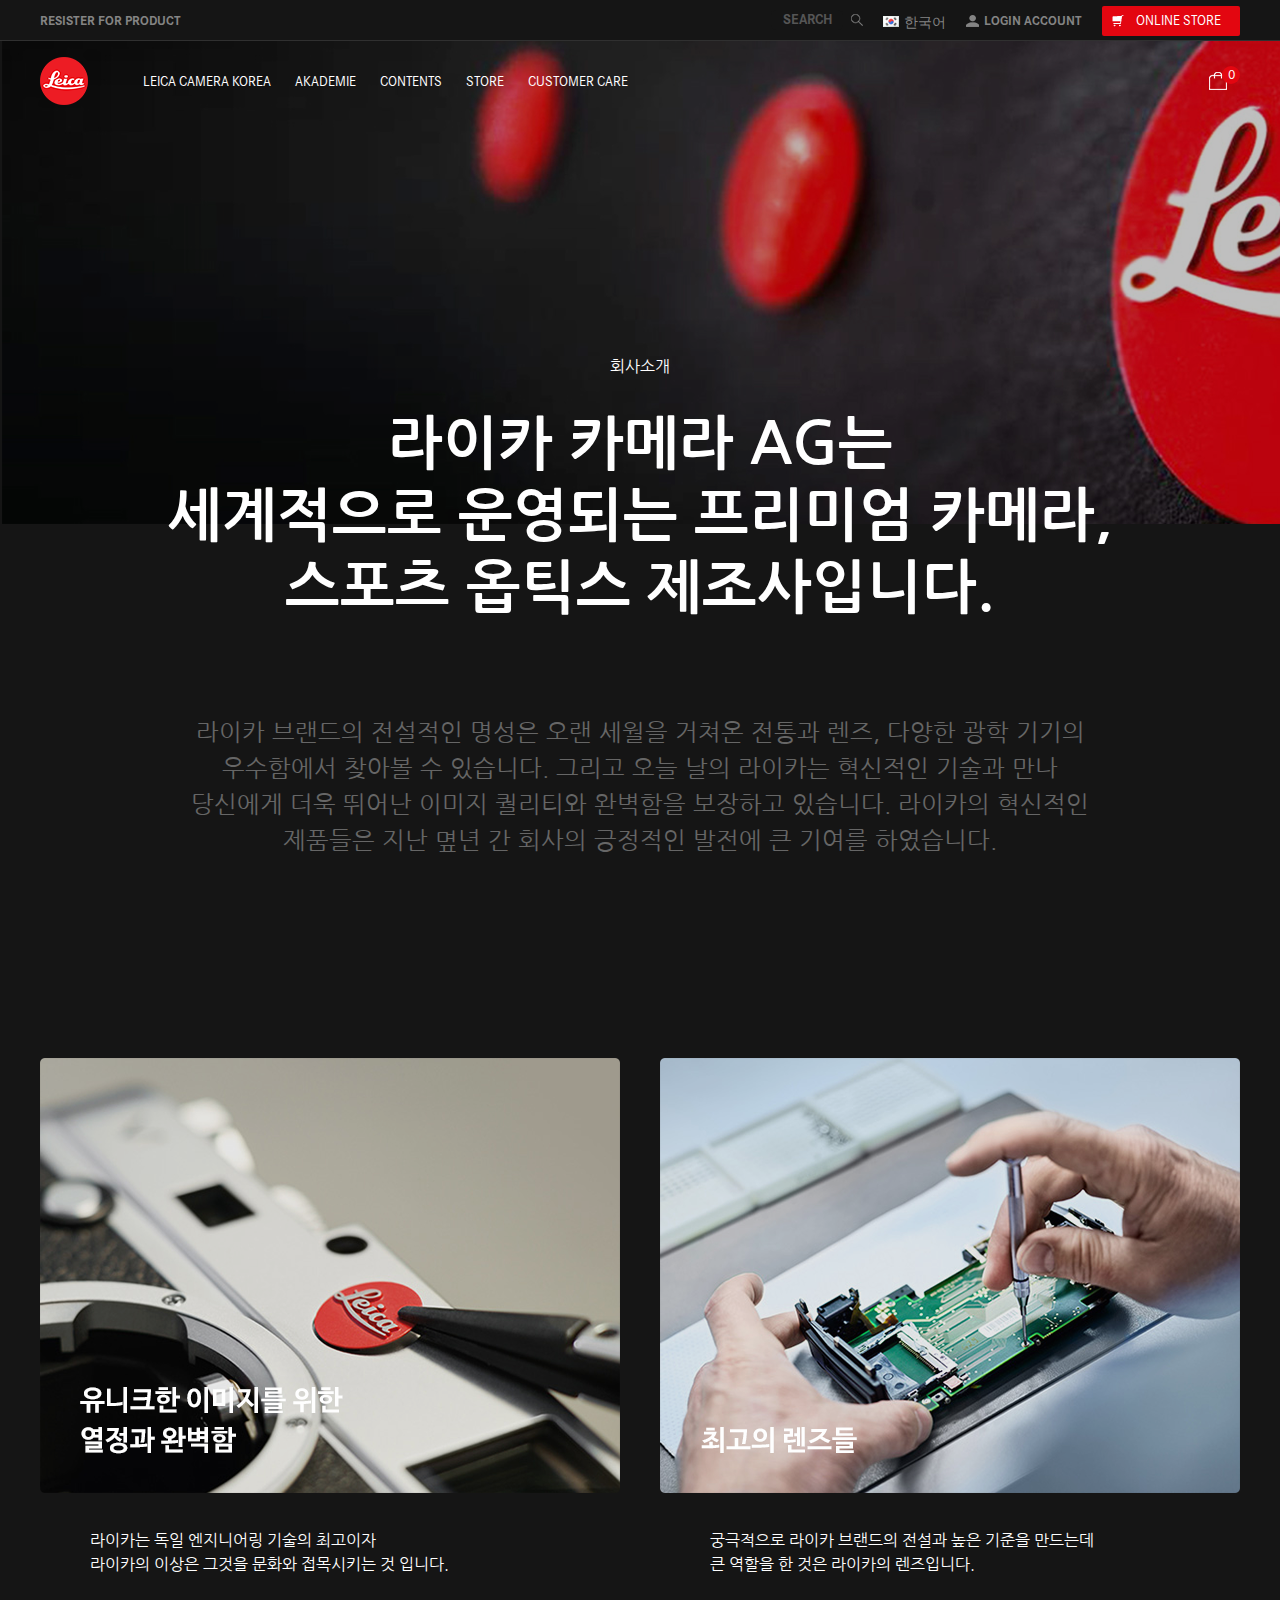
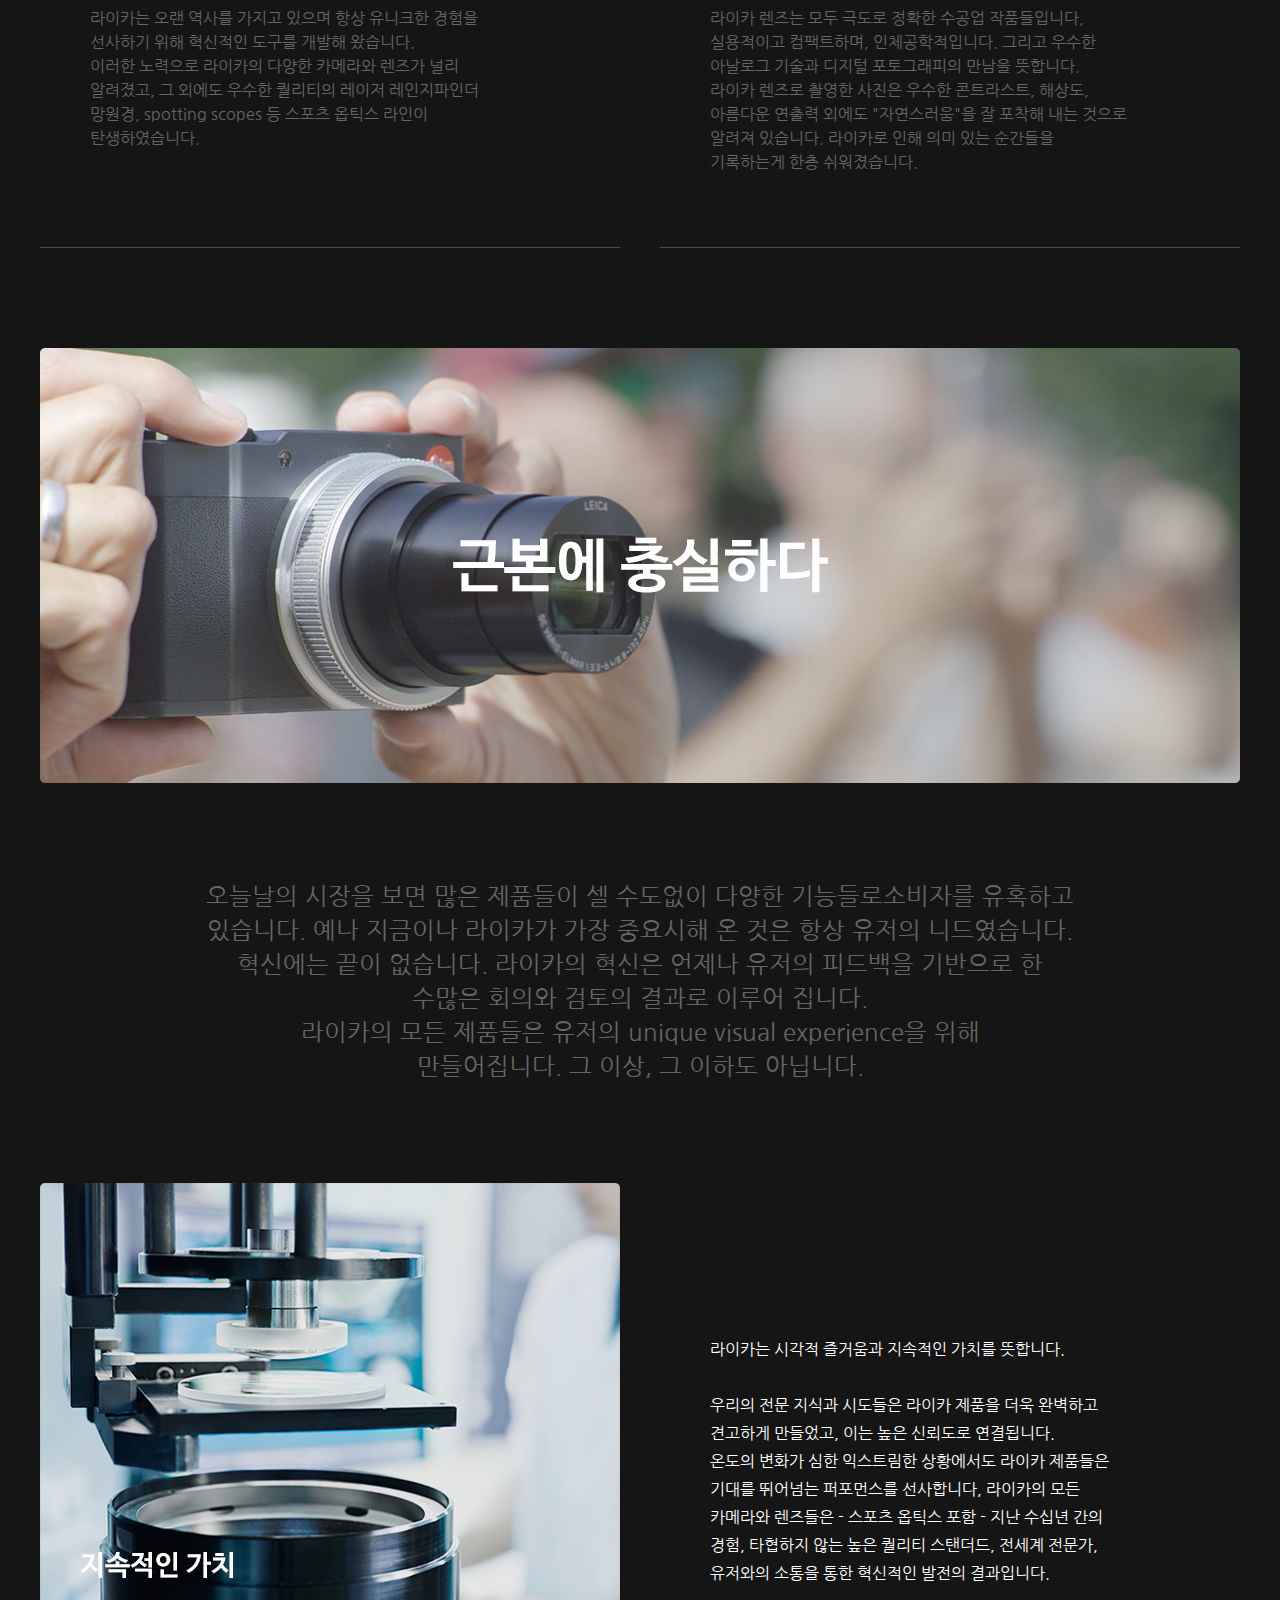
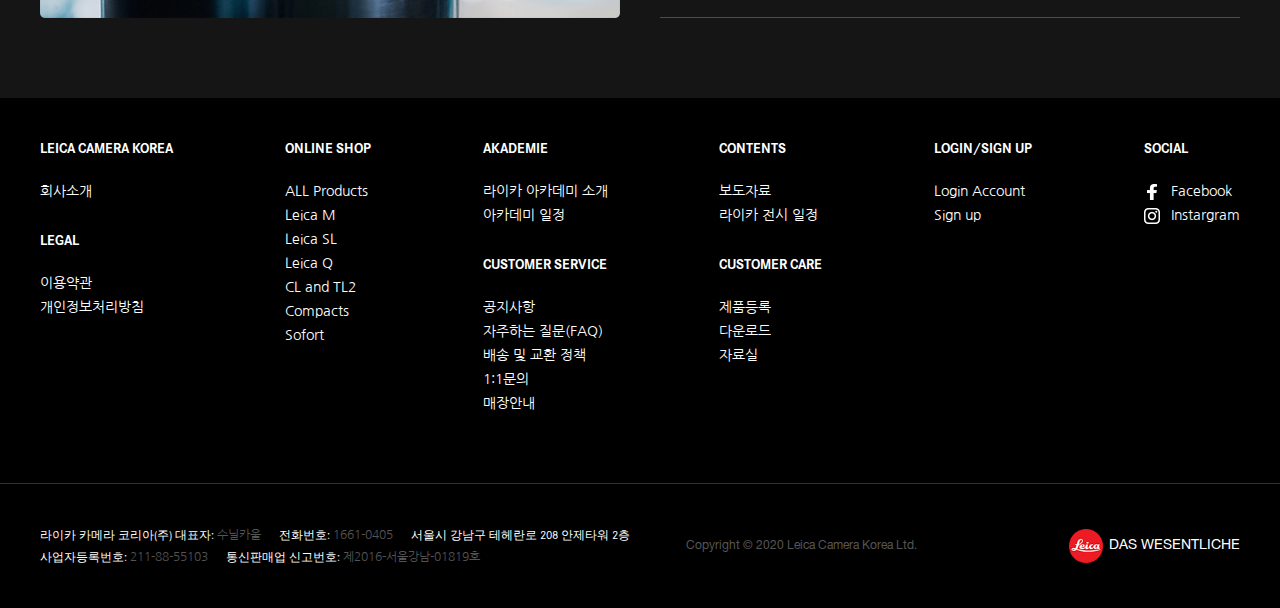
<file: company_info.html>
<!DOCTYPE html>
<html lang="en">
  <head>
      <meta charset="UTF-8">
      <title>Company infomation</title>
      <meta name="viewport" content="width=device-width, initial-scale=1">
      <link rel="stylesheet" href="css/initial.min.css">
      <link rel="stylesheet" href="css/style.css">
      <link rel="stylesheet" href="css/cp_page.css">
      <link rel="stylesheet" href="js/prefix.js">
      <script src="https://ajax.googleapis.com/ajax/libs/jquery/3.5.1/jquery.min.js"></script>
      <script type="text/javascript" src="js/common.js"></script>
  </head>
  <body>
    <div id="wrap">
      <header id="header">
        <div class="main upper_menu">
          <ul>
            <li>
              <a href="login_page.html">RESISTER FOR PRODUCT</a>
            </li>
            <li>
                <button id="btn_store">ONLINE STORE</button>
            </li>
            <li>
              <a href="login_page.html">LOGIN ACCOUNT</a>
            </li>
            <li>
              <a href="">한국어</a>
            </li>
            <li>
              <div class="search_area" title="off">
                <input class="search_bar" type="text" placeholder="SEARCH">
                <button class="btn_clear"></button>
              </div>
              <button class="btn_search"></button>
            </li>
          </ul>
        </div>
        <!--online store drop menu-->
        <div class="upper_drop" title="drop01">
          <div class="upper_item_wrap">
            <div class="upper_item">
              <a href="product.html">
                Leica M
                <p>순간에 더 가까이</p>
              </a>
              <ul>
                <li><a href="">Leica M10-R</a></li>
                <li><a href="">Leica M10-R</a></li>
                <li><a href="">M Lenses</a></li>
                <li><a href="">M Accessories</a></li>
              </ul>
            </div>
            <div class="upper_item">
              <a href="product.html">
                Leica SL
                <p>사진은 당신의 선택</p>
              </a>
              <ul>
                <li><a href="">Leica SL</a></li>
                <li><a href="">SL Lenses</a></li>
                <li><a href="">SL Accessories</a></li>
              </ul>
            </div>
            <div class="upper_item">
              <a href="product.html">
                Leica Q
                <p>오차가 없는 완벽함</p>
              </a>
              <ul>
                <li><a href="">Leica Q2</a></li>
                <li><a href="">Leica Q-p</a></li>
                <li><a href="">Q Accessories</a></li>
              </ul>
            </div>
            <div class="upper_item">
              <a href="product.html">
                CL & TL2
                <p>꿈은 크게 짐은 가볍게</p>
              </a>
              <ul>
                <li><a href="">Leica CL</a></li>
                <li><a href="">CL/TL Lenses</a></li>
                <li><a href="">CL/TL Accessories</a></li>
              </ul>
            </div>
            <div class="upper_item">
              <a href="product.html">
                Compact
                <p>작지만 엄청난 성능</p>
              </a>
              <ul>
                <li><a href="">C-Lux</a></li>
                <li><a href="">D-Lux7</a></li>
                <li><a href="">V-Lux5</a></li>
                <li><a href="">Compact Accessories</a></li>
              </ul>
            </div>
            <div class="upper_item">
              <a href="product.html">
                Ect.
                <p>순간을 기록한다</p>
              </a>
              <ul>
                <li><a href="">Sofort</a></li>
                <li><a href="">Sofort Accessories</a></li>
                <li><a href="">Insta360</a></li>
              </ul>
            </div>
            <div class="upper_item">
              <a href="product.html">
                All Product
                <p>라이카 카메라 한눈에 보기</p>
              </a>
            </div>
          </div>
        </div>
        <div class="main lower_menu">
          <div class="lower_wrap">
            <div class="logo"><a href="index.html"></a></div>
            <nav class="gnb">
              <ul>
                <li>
                  <a href="company_info.html">LEICA CAMERA KOREA</a>
                  <div class="lower_drop">
                    <ul>
                      <li><a href="company_info.html">회사소개</a></li>
                      <li><a href="customer_service.html">공지사항</a></li>
                      <li><a href="faq_page.html">자주하는 질문(FAQ)</a></li>
                    </ul>
                  </div>
                </li>
                <li>
                  <a href="akademie.html">AKADEMIE</a>
                  <div class="lower_drop">
                    <ul>
                      <li><a href="">라이카 아카데미 소개</a></li>
                      <li><a href="">아카데미 일정</a></li>
                    </ul>
                  </div>
                </li>
                <li>
                  <a href="news.html">CONTENTS</a>
                  <div class="lower_drop">
                    <ul>
                      <li><a href="news.html">보도자료</a></li>
                      <li><a href="exhibition.html">라이카 전시 일정</a></li>
                    </ul>
                  </div>
                </li>
                <li>
                  <a href="store.html">STORE</a>
                </li>
                <li>
                  <a href="login_page.html">CUSTOMER CARE</a>
                  <div class="lower_drop">
                    <ul>
                      <li><a href="login_page.html">제품등록</a></li>
                      <li><a href="">다운로드</a></li>
                      <li><a href="data_library.html">자료실</a></li>
                      <li><a href="login_page.html">스토어 온·오프라인 상담 예약/조회</a></li>
                    </ul>
                  </div>
                </li>
              </ul>
            </nav>
            <div class="cart">
              <a href="">0</a>
            </div>
          </div>
        </div>
      </header>
      <div id="cp_page_content_wrap">
        <div class="cp_page_img"></div>
        <div id="cp_page_content">
          <div class="content_inner">
            <div class="cp_info_text">
              <p>회사소개</p>
              <h2>라이카 카메라 AG는<br>세계적으로 운영되는 프리미엄 카메라,<br>스포츠 옵틱스 제조사입니다.</h2>
              <p class="cp_sub_text">
                라이카 브랜드의 전설적인 명성은 오랜 세월을 거쳐온 전통과 렌즈, 다양한 광학 기기의<br>
                우수함에서 찾아볼 수 있습니다. 그리고 오늘 날의 라이카는 혁신적인 기술과 만나<br>
                당신에게 더욱 뛰어난 이미지 퀄리티와 완벽함을 보장하고 있습니다. 라이카의 혁신적인<br>
                제품들은 지난 몊년 간 회사의 긍정적인 발전에 큰 기여를 하였습니다.
              </p>
            </div>
            <div class="cp_info_top">
              <div class="cp_info_top_left">
                <img src="image/img/company_img01.png" alt="">
                <div class="cp_article">
                  <p class="cp_sub_title">
                    라이카는 독일 엔지니어링 기술의 최고이자<br>
                    라이카의 이상은 그것을 문화와 접목시키는 것 입니다.
                  </p>
                  <p class="cp_sub_contnet">
                    라이카는 오랜 역사를 가지고 있으며 항상 유니크한 경험을<br>
                    선사하기 위해 혁신적인 도구를 개발해 왔습니다.<br>
                    이러한 노력으로 라이카의 다양한 카메라와 렌즈가 널리<br>
                    알려졌고, 그 외에도 우수한 퀄리티의 레이저 레인지파인더<br>
                    망원경, spotting scopes 등 스포츠 옵틱스 라인이<br>
                    탄생하였습니다.
                  </p>
                </div>
              </div>
              <div class="cp_info_top_right">
                <img src="image/img/company_img02.png" alt="">
                <div class="cp_article">
                  <p class="cp_sub_title">
                    궁극적으로 라이카 브랜드의 전설과 높은 기준을 만드는데<br>
                    큰 역할을 한 것은 라이카의 렌즈입니다.
                  </p>
                  <p class="cp_sub_contnet">
                    라이카 렌즈는 모두 극도로 정확한 수공업 작품들입니다,<br>
                    실용적이고 컴팩트하며, 인체공학적입니다. 그리고 우수한<br>
                    아날로그 기술과 디지털 포토그래피의 만남을 뜻합니다.<br>
                    라이카 렌즈로 촬영한 사진은 우수한 콘트라스트, 해상도,<br>
                    아름다운 연출력 외에도 "자연스러움"을 잘 포착해 내는 것으로<br>
                    알려져 있습니다. 라이카로 인해 의미 있는 순간들을<br>
                    기록하는게 한층 쉬워졌습니다.
                  </p>
                </div>
              </div>
            </div>
            <div class="cp_info_mid">
              <img src="image/img/company_img03.png" alt="">
              <div class="cp_article">
                <p class="cp_sub_text">
                  오늘날의 시장을 보면 많은 제품들이 셀 수도없이 다양한 기능들로소비자를 유혹하고<br>
                  있습니다. 예나 지금이나 라이카가 가장 중요시해 온 것은 항상 유저의 니드였습니다.<br>
                  혁신에는 끝이 없습니다. 라이카의 혁신은 언제나 유저의 피드백을 기반으로 한<br>
                  수많은 회의와 검토의 결과로 이루어 집니다.<br>
                  라이카의 모든 제품들은 유저의 unique visual experience을 위해<br>
                  만들어집니다. 그 이상, 그 이하도 아닙니다.
                </p>
              </div>
            </div>
            <div class="cp_info_bottom">
              <img src="image/img/company_img04.png" alt="">
              <div class="cp_article">
                <p class="cp_sub_title">
                  라이카는 시각적 즐거움과 지속적인 가치를 뜻합니다.
                </p>
                <p class="cp_sub_contnet">
                  우리의 전문 지식과 시도들은 라이카 제품을 더욱 완벽하고<br>
                  견고하게 만들었고, 이는 높은 신뢰도로 연결됩니다.<br>
                  온도의 변화가 심한 익스트림한 상황에서도 라이카 제품들은<br>
                  기대를 뛰어넘는 퍼포먼스를 선사합니다, 라이카의 모든<br>
                  카메라와 렌즈들은 - 스포츠 옵틱스 포함 - 지난 수십년 간의<br>
                  경험, 타협하지 않는 높은 퀄리티 스탠더드, 전세계 전문가,<br>
                  유저와의 소통을 통한 혁신적인 발전의 결과입니다.
                </p>
              </div>
            </div>
          </div>
        </div>
      </div>
      <footer id="footer">
        <div class="site_map_wrap">
          <nav class="site_map">
            <div class="map_inner">
              <div class="map_item">
                <p class="map_header">LEICA CAMERA KOREA</p>
                <ul>
                  <li><a href="company_info.html">회사소개</a></li>
                </ul>
              </div>
              <div class="map_item">
                <p class="map_header">LEGAL</p>
                <ul>
                  <li><a href="">이용약관</a></li>
                  <li><a href="">개인정보처리방침</a></li>
                </ul>
              </div>
            </div class="map_inner">
            <div class="map_inner">
              <div class="map_item">
                <p class="map_header">ONLINE SHOP</p>
                <ul>
                  <li><a href="product.html">ALL Products</a></li>
                  <li><a href="product.html">Leica M</a></li>
                  <li><a href="product.html">Leica SL</a></li>
                  <li><a href="product.html">Leica Q</a></li>
                  <li><a href="product.html">CL and TL2</a></li>
                  <li><a href="product.html">Compacts</a></li>
                  <li><a href="product.html">Sofort</a></li>
                </ul>
              </div>
            </div>
            <div class="map_inner">
              <div class="map_item">
                <p class="map_header">AKADEMIE</p>
                <ul>
                  <li><a href="">라이카 아카데미 소개</a></li>
                  <li><a href="akademie.html">아카데미 일정</a></li>
                </ul>
              </div>
              <div class="map_item">
                <p class="map_header">CUSTOMER SERVICE</p>
                <ul>
                  <li></li>
                  <li><a href="customer_service.html">공지사항</a></li>
                  <li><a href="faq_page.html">자주하는 질문(FAQ)</a></li>
                  <li><a href="delivery.html">배송 및 교환 정책</a></li>
                  <li><a href="login_page.html">1:1문의</a></li>
                  <li><a href="store.html">매장안내</a></li>
                </ul>
              </div>
            </div>
            <div class="map_inner">
              <div class="map_item">
                <p class="map_header">CONTENTS</p>
                <ul>
                  <li><a href="news.html">보도자료</a></li>
                  <li><a href="exhibition.html">라이카 전시 일정</a></li>
                </ul>
              </div>
              <div class="map_item">
                <p class="map_header">CUSTOMER CARE</p>
                <ul>
                  <li><a href="login_page.html">제품등록</a></li>
                  <li><a href="">다운로드</a></li>
                  <li><a href="data_library.html">자료실</a></li>
                </ul>
              </div>
            </div>
            <div class="map_inner">
              <div class="map_item">
                <p class="map_header">LOGIN/SIGN UP</p>
                <ul>
                  <li><a href="login_page.html">Login Account</a></li>
                  <li><a href="login_page.html">Sign up</a></li>
                </ul>
              </div>
            </div>
            <div class="map_inner">
              <div class="map_item">
                <p class="map_header">SOCIAL</p>
                <ul>
                  <li><a href="">Facebook</a></li>
                  <li><a href="">Instargram</a></li>
                </ul>
              </div>
            </div>
          </nav>
        </div>
        <div class="company_info_wrap">
          <div class="company_info">
            <div class="footer_adress_wrap">
              <div class="footer_adress_content">
                <p class="footer_adress">라이카 카메라 코리아(주) 대표자:&nbsp</p><p class="footer_adress_value">수닐카울</p>
              </div>
              <div class="footer_adress_content">
                <p class="footer_adress">전화번호:&nbsp</p><p class="footer_adress_value">1661-0405</p>
              </div>
              <div class="footer_adress_content">
                <p class="footer_adress">서울시 강남구 테헤란로 208 안제타워 2층</p>
              </div>
              <div class="footer_adress_content">
                <p class="footer_adress">사업자등록번호:&nbsp</p><p class="footer_adress_value">211-88-55103</p>
              </div>
              <div class="footer_adress_content">
                <p class="footer_adress">통신판매업 신고번호:&nbsp</p><p class="footer_adress_value">제2016-서울강남-01819호</p>
              </div>
            </div>
            <p class="copyright">Copyright © 2020 Leica Camera Korea Ltd.</p>
            <a class="footer_logo">DAS WESENTLICHE</a>
          </div>
        </div>
      </footer>
    </div>
  </body>
</html>
</file>
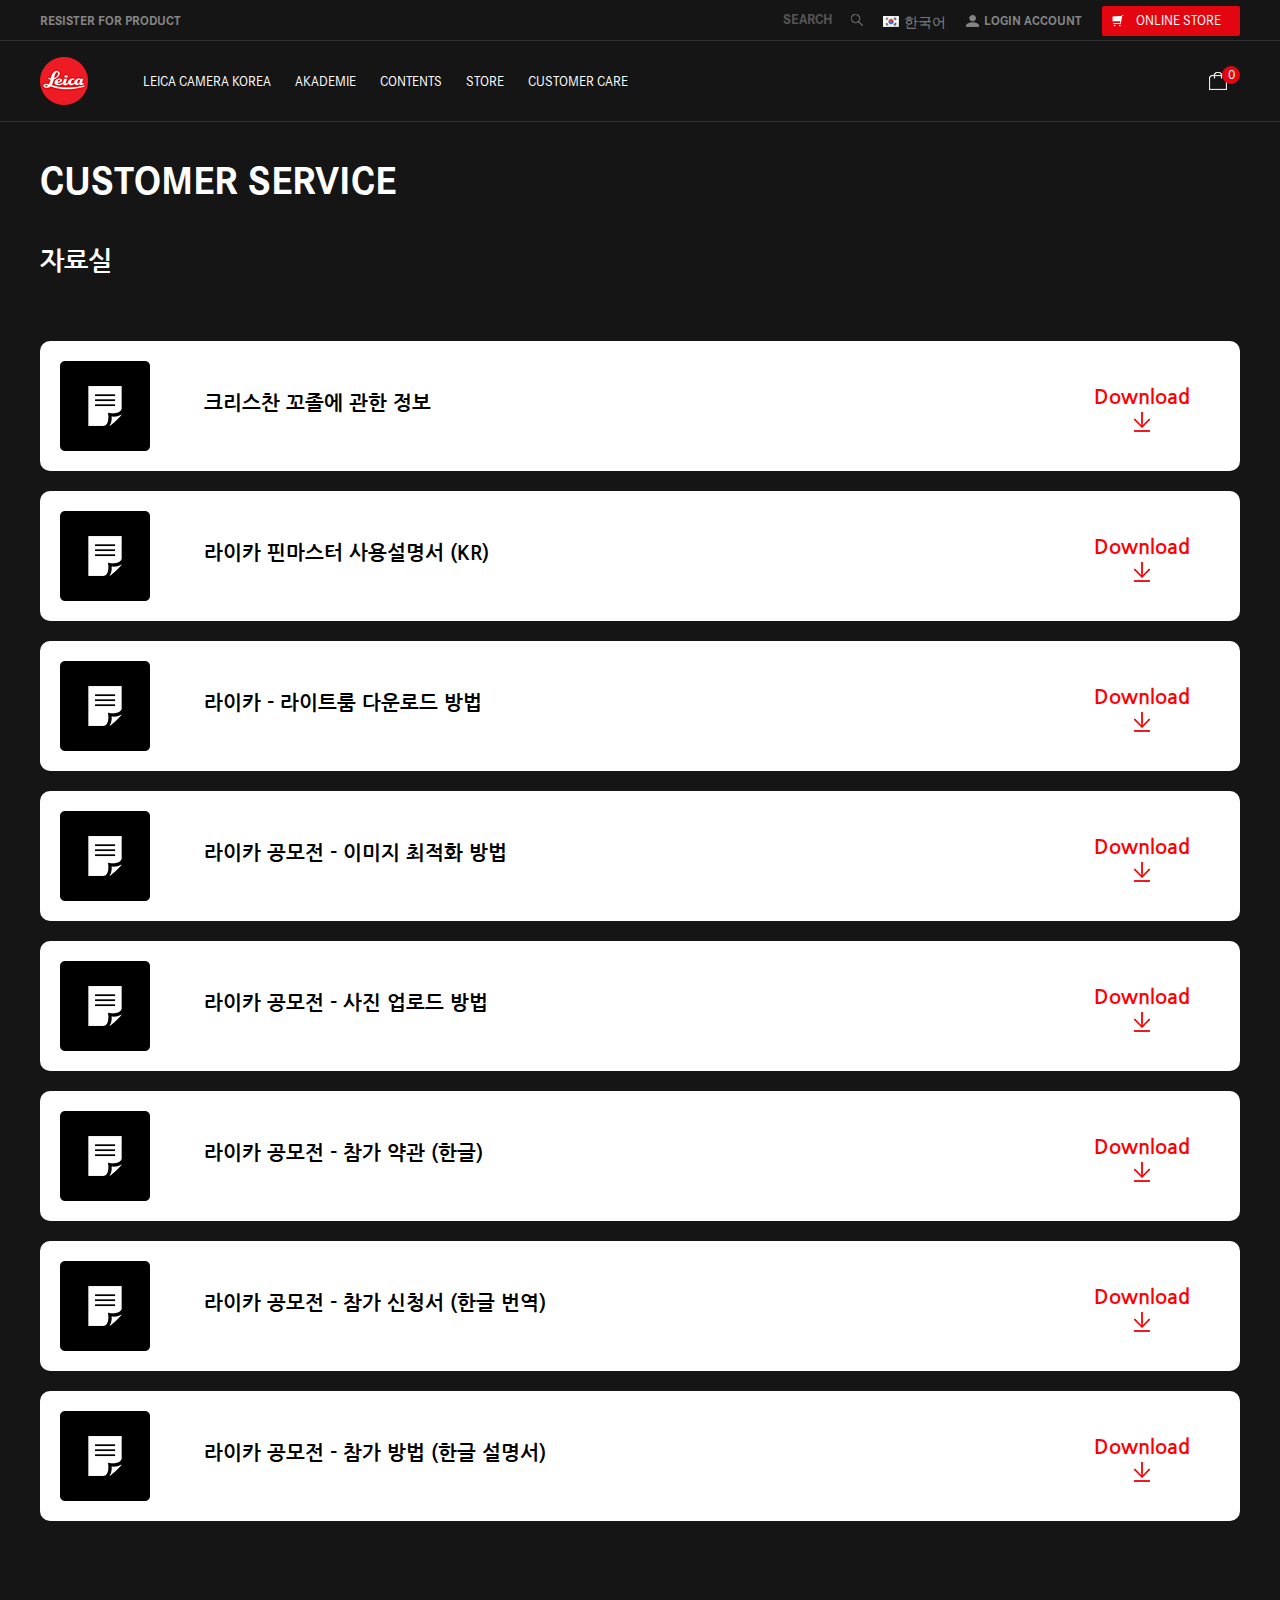
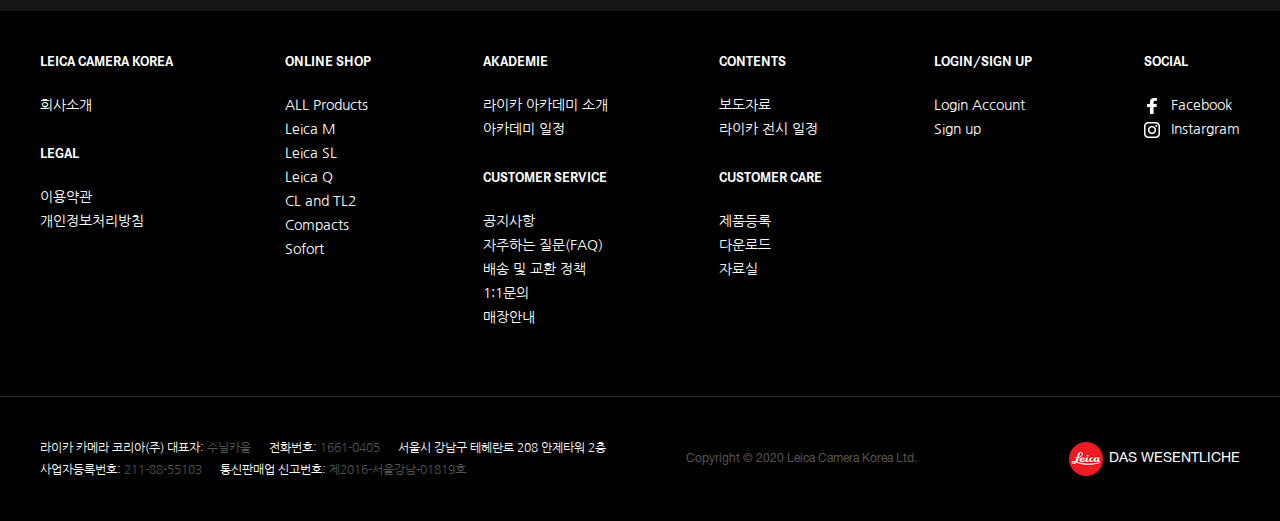
<file: data_library.html>
<!DOCTYPE html>
<html lang="en">
  <head>
      <meta charset="UTF-8">
      <title>Date_Library</title>
      <meta name="viewport" content="width=device-width, initial-scale=1">
      <link rel="stylesheet" href="css/initial.min.css">
      <link rel="stylesheet" href="css/style.css">
      <link rel="stylesheet" href="css/data_library.css">
      <link rel="stylesheet" href="js/prefix.js">
      <script src="https://ajax.googleapis.com/ajax/libs/jquery/3.5.1/jquery.min.js"></script>
      <script type="text/javascript" src="js/common.js"></script>
  </head>
  <body>
    <div id="wrap">
      <header id="header">
        <div class="main upper_menu">
          <ul>
            <li>
              <a href="login_page.html">RESISTER FOR PRODUCT</a>
            </li>
            <li>
                <button id="btn_store">ONLINE STORE</button>
            </li>
            <li>
              <a href="login_page.html">LOGIN ACCOUNT</a>
            </li>
            <li>
              <a href="">한국어</a>
            </li>
            <li>
              <div class="search_area" title="off">
                <input class="search_bar" type="text" placeholder="SEARCH">
                <button class="btn_clear"></button>
              </div>
              <button class="btn_search"></button>
            </li>
          </ul>
        </div>
        <!--online store drop menu-->
        <div class="upper_drop" title="drop01">
          <div class="upper_item_wrap">
            <div class="upper_item">
              <a href="product.html">
                Leica M
                <p>순간에 더 가까이</p>
              </a>
              <ul>
                <li><a href="">Leica M10-R</a></li>
                <li><a href="">Leica M10-R</a></li>
                <li><a href="">M Lenses</a></li>
                <li><a href="">M Accessories</a></li>
              </ul>
            </div>
            <div class="upper_item">
              <a href="product.html">
                Leica SL
                <p>사진은 당신의 선택</p>
              </a>
              <ul>
                <li><a href="">Leica SL</a></li>
                <li><a href="">SL Lenses</a></li>
                <li><a href="">SL Accessories</a></li>
              </ul>
            </div>
            <div class="upper_item">
              <a href="product.html">
                Leica Q
                <p>오차가 없는 완벽함</p>
              </a>
              <ul>
                <li><a href="">Leica Q2</a></li>
                <li><a href="">Leica Q-p</a></li>
                <li><a href="">Q Accessories</a></li>
              </ul>
            </div>
            <div class="upper_item">
              <a href="product.html">
                CL & TL2
                <p>꿈은 크게 짐은 가볍게</p>
              </a>
              <ul>
                <li><a href="">Leica CL</a></li>
                <li><a href="">CL/TL Lenses</a></li>
                <li><a href="">CL/TL Accessories</a></li>
              </ul>
            </div>
            <div class="upper_item">
              <a href="product.html">
                Compact
                <p>작지만 엄청난 성능</p>
              </a>
              <ul>
                <li><a href="">C-Lux</a></li>
                <li><a href="">D-Lux7</a></li>
                <li><a href="">V-Lux5</a></li>
                <li><a href="">Compact Accessories</a></li>
              </ul>
            </div>
            <div class="upper_item">
              <a href="product.html">
                Ect.
                <p>순간을 기록한다</p>
              </a>
              <ul>
                <li><a href="">Sofort</a></li>
                <li><a href="">Sofort Accessories</a></li>
                <li><a href="">Insta360</a></li>
              </ul>
            </div>
            <div class="upper_item">
              <a href="product.html">
                All Product
                <p>라이카 카메라 한눈에 보기</p>
              </a>
            </div>
          </div>
        </div>
        <div class="main lower_menu">
          <div class="lower_wrap">
            <div class="logo"><a href="index.html"></a></div>
            <nav class="gnb">
              <ul>
                <li>
                  <a href="company_info.html">LEICA CAMERA KOREA</a>
                  <div class="lower_drop">
                    <ul>
                      <li><a href="company_info.html">회사소개</a></li>
                      <li><a href="customer_service.html">공지사항</a></li>
                      <li><a href="faq_page.html">자주하는 질문(FAQ)</a></li>
                      <li><a href=""></a></li>
                    </ul>
                  </div>
                </li>
                <li>
                  <a href="akademie.html">AKADEMIE</a>
                  <div class="lower_drop">
                    <ul>
                      <li><a href="">라이카 아카데미 소개</a></li>
                      <li><a href="akademie.html">아카데미 일정</a></li>
                    </ul>
                  </div>
                </li>
                <li>
                  <a href="news.html">CONTENTS</a>
                  <div class="lower_drop">
                    <ul>
                      <li><a href="news.html">보도자료</a></li>
                      <li><a href="exhibition.html">라이카 전시 일정</a></li>
                    </ul>
                  </div>
                </li>
                <li>
                  <a href="store.html">STORE</a>
                </li>
                <li>
                  <a href="login_page.html">CUSTOMER CARE</a>
                  <div class="lower_drop">
                    <ul>
                      <li><a href="login_page.html">제품등록</a></li>
                      <li><a href="">다운로드</a></li>
                      <li><a href="data_library.html">자료실</a></li>
                      <li><a href="login_page.html">스토어 온·오프라인 상담 예약/조회</a></li>
                    </ul>
                  </div>
                </li>
              </ul>
            </nav>
            <div class="cart">
              <a href="">0</a>
            </div>
          </div>
        </div>
      </header>
      <div id="date_library_wrap">
        <div class="date_library_wrap_inner">
          <div class="date_library_main">
            <div class="date_library_title">
              <h2>CUSTOMER SERVICE</h2>
            </div>
            <div class="date_library_content">
              <h2>자료실</h2>
              <ul>
                <li>
                  <img src="image/common/ico_sqaure_file.png" alt="">
                  <p>크리스찬 꼬졸에 관한 정보</p>
                  <a href="">Download</a>
                </li>
                <li>
                  <img src="image/common/ico_sqaure_file.png" alt="">
                  <p>라이카 핀마스터 사용설명서 (KR)</p>
                  <a href="">Download</a>
                </li>
                <li>
                  <img src="image/common/ico_sqaure_file.png" alt="">
                  <p>라이카 - 라이트룸 다운로드 방법</p>
                  <a href="">Download</a>
                </li>
                <li>
                  <img src="image/common/ico_sqaure_file.png" alt="">
                  <p>라이카 공모전 - 이미지 최적화 방법</p>
                  <a href="">Download</a>
                </li>
                <li>
                  <img src="image/common/ico_sqaure_file.png" alt="">
                  <p>라이카 공모전 - 사진 업로드 방법</p>
                  <a href="">Download</a>
                </li>
                <li>
                  <img src="image/common/ico_sqaure_file.png" alt="">
                  <p>라이카 공모전 - 참가 약관 (한글)</p>
                  <a href="">Download</a>
                </li>
                <li>
                  <img src="image/common/ico_sqaure_file.png" alt="">
                  <p>라이카 공모전 - 참가 신청서 (한글 번역)</p>
                  <a href="">Download</a>
                </li>
                <li>
                  <img src="image/common/ico_sqaure_file.png" alt="">
                  <p>라이카 공모전 - 참가 방법 (한글 설명서)</p>
                  <a href="">Download</a>
                </li>

              </ul>
          </div>
        </div>
      </div>
      <footer id="footer">
        <div class="site_map_wrap">
          <nav class="site_map">
            <div class="map_inner">
              <div class="map_item">
                <p class="map_header">LEICA CAMERA KOREA</p>
                <ul>
                  <li><a href="company_info.html">회사소개</a></li>
                </ul>
              </div>
              <div class="map_item">
                <p class="map_header">LEGAL</p>
                <ul>
                  <li><a href="">이용약관</a></li>
                  <li>  <a href="">개인정보처리방침</a></li>
                </ul>
              </div>
            </div class="map_inner">
            <div class="map_inner">
              <div class="map_item">
                <p class="map_header">ONLINE SHOP</p>
                <ul>
                  <li><a href="product.html">ALL Products</a></li>
                  <li><a href="product.html">Leica M</a></li>
                  <li><a href="product.html">Leica SL</a></li>
                  <li><a href="product.html">Leica Q</a></li>
                  <li><a href="product.html">CL and TL2</a></li>
                  <li><a href="product.html">Compacts</a></li>
                  <li><a href="product.html">Sofort</a></li>
                </ul>
              </div>
            </div>
            <div class="map_inner">
              <div class="map_item">
                <p class="map_header">AKADEMIE</p>
                <ul>
                  <li><a href="">라이카 아카데미 소개</a></li>
                  <li><a href="akademie.html">아카데미 일정</a></li>
                </ul>
              </div>
              <div class="map_item">
                <p class="map_header">CUSTOMER SERVICE</p>
                <ul>
                  <li></li>
                  <li><a href="customer_service.html">공지사항</a></li>
                  <li><a href="faq_page.html">자주하는 질문(FAQ)</a></li>
                  <li><a href="delivery.html">배송 및 교환 정책</a></li>
                  <li><a href="login_page.html">1:1문의</a></li>
                  <li><a href="store.html">매장안내</a></li>
                </ul>
              </div>
            </div>
            <div class="map_inner">
              <div class="map_item">
                <p class="map_header">CONTENTS</p>
                <ul>
                  <li><a href="news.html">보도자료</a></li>
                  <li><a href="exhibition.html">라이카 전시 일정</a></li>
                </ul>
              </div>
              <div class="map_item">
                <p class="map_header">CUSTOMER CARE</p>
                <ul>
                  <li><a href="login_page.html">제품등록</a></li>
                  <li><a href="">다운로드</a></li>
                  <li><a href="data_library.html">자료실</a></li>
                </ul>
              </div>
            </div>
            <div class="map_inner">
              <div class="map_item">
                <p class="map_header">LOGIN/SIGN UP</p>
                <ul>
                  <li><a href="login_page.html">Login Account</a></li>
                  <li><a href="login_page.html">Sign up</a></li>
                </ul>
              </div>
            </div>
            <div class="map_inner">
              <div class="map_item">
                <p class="map_header">SOCIAL</p>
                <ul>
                  <li><a href="">Facebook</a></li>
                  <li><a href="">Instargram</a></li>
                </ul>
              </div>
            </div>
          </nav>
        </div>
        <div class="company_info_wrap">
          <div class="company_info">
            <div class="footer_adress_wrap">
              <div class="footer_adress_content">
                <p class="footer_adress">라이카 카메라 코리아(주) 대표자:&nbsp</p><p class="footer_adress_value">수닐카울</p>
              </div>
              <div class="footer_adress_content">
                <p class="footer_adress">전화번호:&nbsp</p><p class="footer_adress_value">1661-0405</p>
              </div>
              <div class="footer_adress_content">
                <p class="footer_adress">서울시 강남구 테헤란로 208 안제타워 2층</p>
              </div>
              <div class="footer_adress_content">
                <p class="footer_adress">사업자등록번호:&nbsp</p><p class="footer_adress_value">211-88-55103</p>
              </div>
              <div class="footer_adress_content">
                <p class="footer_adress">통신판매업 신고번호:&nbsp</p><p class="footer_adress_value">제2016-서울강남-01819호</p>
              </div>
            </div>
            <p class="copyright">Copyright © 2020 Leica Camera Korea Ltd.</p>
            <a class="footer_logo">DAS WESENTLICHE</a>
          </div>
        </div>
      </footer>
    </div>
  </body>
</html>
</file>
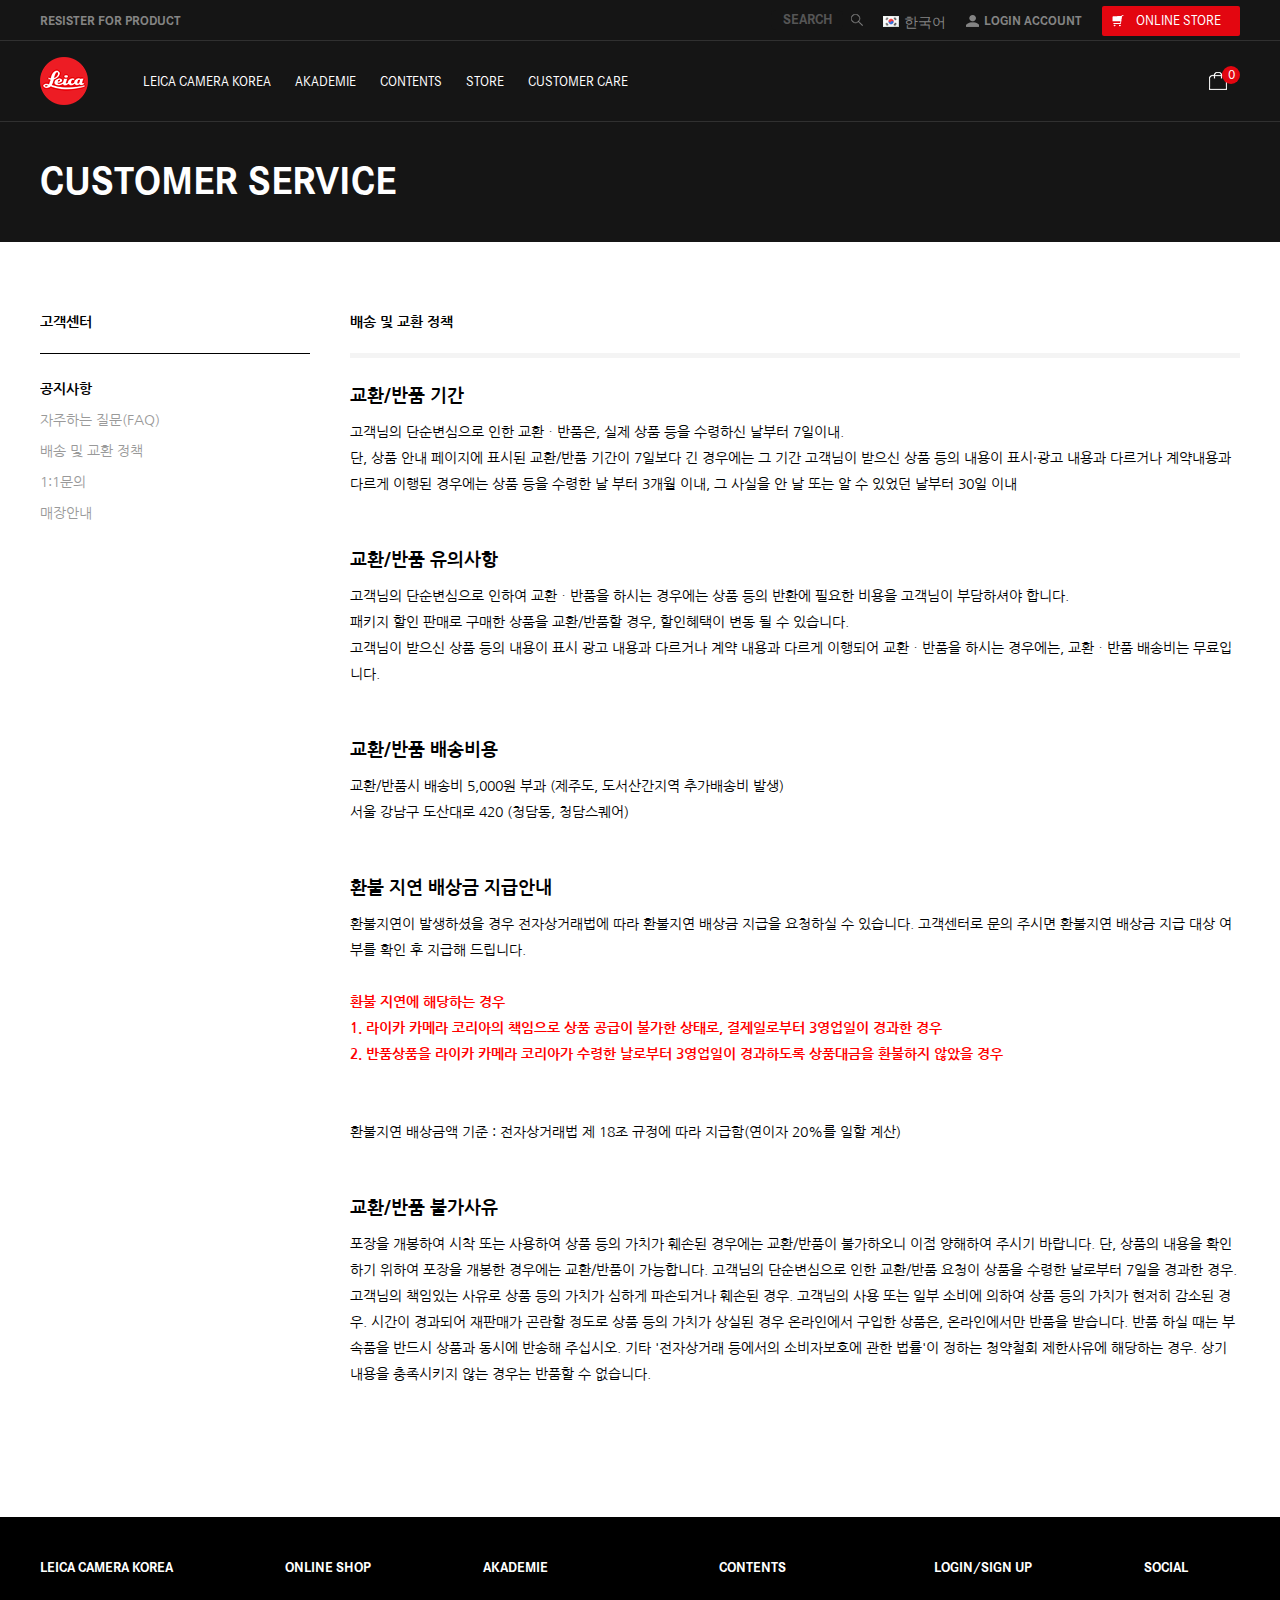
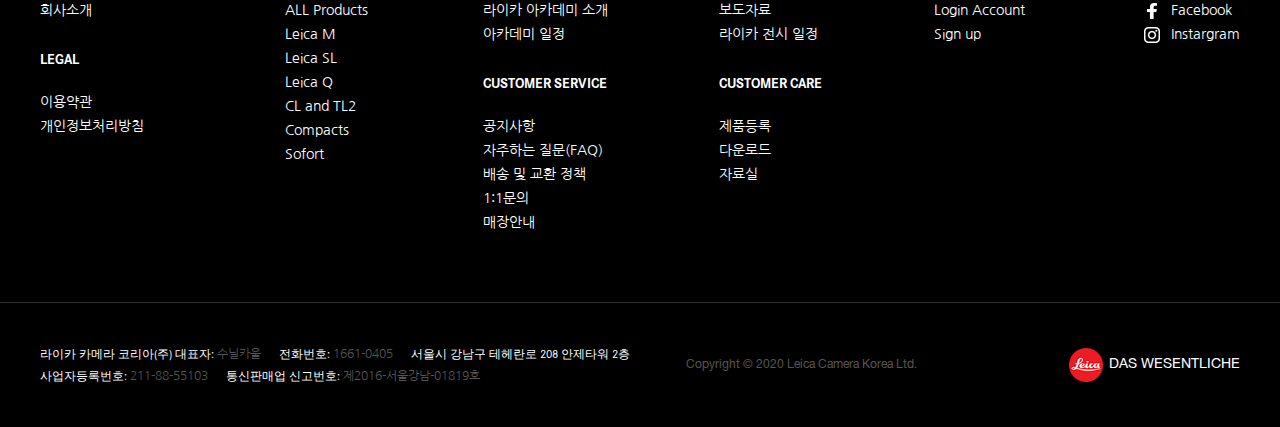
<file: delivery.html>
<!DOCTYPE html>
<html lang="en">
  <head>
      <meta charset="UTF-8">
      <title>Company infomation</title>
      <meta name="viewport" content="width=device-width, initial-scale=1">
      <link rel="stylesheet" href="css/initial.min.css">
      <link rel="stylesheet" href="css/style.css">
      <link rel="stylesheet" href="css/delivery.css">
      <link rel="stylesheet" href="js/prefix.js">
      <script src="https://ajax.googleapis.com/ajax/libs/jquery/3.5.1/jquery.min.js"></script>
      <script type="text/javascript" src="js/common.js"></script>
      <script type="text/javascript" src="js/coustomer_service.js"></script>
  </head>
  <body>
    <div id="wrap">
      <header id="header">
        <div class="main upper_menu">
          <ul>
            <li>
              <a href="login_page.html">RESISTER FOR PRODUCT</a>
            </li>
            <li>
                <button id="btn_store">ONLINE STORE</button>
            </li>
            <li>
              <a href="login_page.html">LOGIN ACCOUNT</a>
            </li>
            <li>
              <a href="">한국어</a>
            </li>
            <li>
              <div class="search_area" title="off">
                <input class="search_bar" type="text" placeholder="SEARCH">
                <button class="btn_clear"></button>
              </div>
              <button class="btn_search"></button>
            </li>
          </ul>
        </div>
        <!--online store drop menu-->
        <div class="upper_drop" title="drop01">
          <div class="upper_item_wrap">
            <div class="upper_item">
              <a href="product.html">
                Leica M
                <p>순간에 더 가까이</p>
              </a>
              <ul>
                <li><a href="">Leica M10-R</a></li>
                <li><a href="">Leica M10-R</a></li>
                <li><a href="">M Lenses</a></li>
                <li><a href="">M Accessories</a></li>
              </ul>
            </div>
            <div class="upper_item">
              <a href="product.html">
                Leica SL
                <p>사진은 당신의 선택</p>
              </a>
              <ul>
                <li><a href="">Leica SL</a></li>
                <li><a href="">SL Lenses</a></li>
                <li><a href="">SL Accessories</a></li>
              </ul>
            </div>
            <div class="upper_item">
              <a href="product.html">
                Leica Q
                <p>오차가 없는 완벽함</p>
              </a>
              <ul>
                <li><a href="">Leica Q2</a></li>
                <li><a href="">Leica Q-p</a></li>
                <li><a href="">Q Accessories</a></li>
              </ul>
            </div>
            <div class="upper_item">
              <a href="product.html">
                CL & TL2
                <p>꿈은 크게 짐은 가볍게</p>
              </a>
              <ul>
                <li><a href="">Leica CL</a></li>
                <li><a href="">CL/TL Lenses</a></li>
                <li><a href="">CL/TL Accessories</a></li>
              </ul>
            </div>
            <div class="upper_item">
              <a href="product.html">
                Compact
                <p>작지만 엄청난 성능</p>
              </a>
              <ul>
                <li><a href="">C-Lux</a></li>
                <li><a href="">D-Lux7</a></li>
                <li><a href="">V-Lux5</a></li>
                <li><a href="">Compact Accessories</a></li>
              </ul>
            </div>
            <div class="upper_item">
              <a href="product.html">
                Ect.
                <p>순간을 기록한다</p>
              </a>
              <ul>
                <li><a href="">Sofort</a></li>
                <li><a href="">Sofort Accessories</a></li>
                <li><a href="">Insta360</a></li>
              </ul>
            </div>
            <div class="upper_item">
              <a href="product.html">
                All Product
                <p>라이카 카메라 한눈에 보기</p>
              </a>
            </div>
          </div>
        </div>
        <div class="main lower_menu">
          <div class="lower_wrap">
            <div class="logo"><a href="index.html"></a></div>
            <nav class="gnb">
              <ul>
                <li>
                  <a href="company_info.html">LEICA CAMERA KOREA</a>
                  <div class="lower_drop">
                    <ul>
                      <li><a href="company_info.html">회사소개</a></li>
                      <li><a href="customer_service.html">공지사항</a></li>
                      <li><a href="faq_page.html">자주하는 질문(FAQ)</a></li>
                    </ul>
                  </div>
                </li>
                <li>
                  <a href="akademie.html">AKADEMIE</a>
                  <div class="lower_drop">
                    <ul>
                      <li><a href="">라이카 아카데미 소개</a></li>
                      <li><a href="">아카데미 일정</a></li>
                    </ul>
                  </div>
                </li>
                <li>
                  <a href="news.html">CONTENTS</a>
                  <div class="lower_drop">
                    <ul>
                      <li><a href="news.html">보도자료</a></li>
                      <li><a href="exhibition.html">라이카 전시 일정</a></li>
                    </ul>
                  </div>
                </li>
                <li>
                  <a href="store.html">STORE</a>
                </li>
                <li>
                  <a href="login_page.html">CUSTOMER CARE</a>
                  <div class="lower_drop">
                    <ul>
                      <li><a href="login_page.html">제품등록</a></li>
                      <li><a href="">다운로드</a></li>
                      <li><a href="data_library.html">자료실</a></li>
                      <li><a href="login_page.html">스토어 온·오프라인 상담 예약/조회</a></li>
                    </ul>
                  </div>
                </li>
              </ul>
            </nav>
            <div class="cart">
              <a href="">0</a>
            </div>
          </div>
        </div>
      </header>
      <div id="service_page_wrap">
        <div class="service_page_title">
          <div class="service_page_title_inner">
            <h2>CUSTOMER SERVICE</h2>
          </div>
        </div>
        <div class="service_page_content_wrap">
          <div class="service_page_lnb">
            <h2>고객센터</h2>
            <ul>
              <li><a href="customer_service.html" class="lnb_list on">공지사항</a></li>
              <li><a href="faq_page.html" class="lnb_list">자주하는 질문(FAQ)</a></li>
              <li><a href="delivery.html" class="lnb_list">배송 및 교환 정책</a></li>
              <li><a href="login_page.html" class="lnb_list">1:1문의</a></li>
              <li><a href="" class="lnb_list">매장안내</a></li>
            </ul>
          </div>
          <div class="delivery_page_content">
            <h2>배송 및 교환 정책</h2>
            <dl>
              <dt>교환/반품 기간</dt>
              <dd>
								고객님의 단순변심으로 인한 교환ㆍ반품은, 실제 상품 등을 수령하신 날부터 7일이내. <br>
								단, 상품 안내 페이지에 표시된 교환/반품 기간이 7일보다 긴 경우에는 그 기간 고객님이 받으신 상품 등의 내용이 표시·광고 내용과 다르거나 계약내용과
								다르게 이행된 경우에는 상품 등을 수령한 날 부터 3개월 이내, 그 사실을 안 날 또는 알 수 있었던 날부터 30일 이내
              </dd>
            </dl>
            <dl>
              <dt>교환/반품 유의사항</dt>
              <dd>
								고객님의 단순변심으로 인하여 교환ㆍ반품을 하시는 경우에는 상품 등의 반환에 필요한 비용을 고객님이 부담하셔야 합니다. <br>
								패키지 할인 판매로 구매한 상품을 교환/반품할 경우, 할인혜택이 변동 될 수 있습니다. <br>
								고객님이 받으신 상품 등의 내용이 표시 광고 내용과 다르거나 계약 내용과 다르게 이행되어 교환ㆍ반품을 하시는 경우에는, 교환ㆍ반품 배송비는 무료입니다.
              </dd>
            </dl>
            <dl>
              <dt>교환/반품 배송비용</dt>
              <dd>
               교환/반품시 배송비 5,000원 부과 (제주도, 도서산간지역 추가배송비 발생)<br>
               서울 강남구 도산대로 420 (청담동, 청담스퀘어)<br>
              </dd>
            </dl>
            <dl>
              <dt>환불 지연 배상금 지급안내</dt>
              <dd>
                환불지연이 발생하셨을 경우 전자상거래법에 따라 환불지연 배상금 지급을 요청하실 수 있습니다.
                고객센터로 문의 주시면 환불지연 배상금 지급 대상 여부를 확인 후 지급해 드립니다.<br><br>
                <p class="caution"><strong>환불 지연에 해당하는 경우<br>
                1. 라이카 카메라 코리아의 책임으로 상품 공급이 불가한 상태로, 결제일로부터 3영업일이 경과한 경우<br>
                2. 반품상품을 라이카 카메라 코리아가 수령한 날로부터 3영업일이 경과하도록 상품대금을 환불하지 않았을 경우</strong></p><br><br>
                환불지연 배상금액 기준 : 전자상거래법 제 18조 규정에 따라 지급함(연이자 20%를 일할 계산)
              </dd>
            </dl>
            <dl>
              <dt>교환/반품 불가사유</dt>
              <dd>
                포장을 개봉하여 시착 또는 사용하여 상품 등의 가치가 훼손된 경우에는 교환/반품이 불가하오니 이점 양해하여 주시기 바랍니다.
                단, 상품의 내용을 확인하기 위하여 포장을 개봉한 경우에는 교환/반품이 가능합니다.
                고객님의 단순변심으로 인한 교환/반품 요청이 상품을 수령한 날로부터 7일을 경과한 경우.
                고객님의 책임있는 사유로 상품 등의 가치가 심하게 파손되거나 훼손된 경우.
                고객님의 사용 또는 일부 소비에 의하여 상품 등의 가치가 현저히 감소된 경우.
                시간이 경과되어 재판매가 곤란할 정도로 상품 등의 가치가 상실된 경우
                온라인에서 구입한 상품은, 온라인에서만 반품을 받습니다.
                반품 하실 때는 부속품을 반드시 상품과 동시에 반송해 주십시오.
                기타 '전자상거래 등에서의 소비자보호에 관한 법률'이 정하는 청약철회 제한사유에 해당하는 경우.
                상기 내용을 충족시키지 않는 경우는 반품할 수 없습니다.
              </dd>
            </dl>
          </div>
        </div>
      </div>
      <footer id="footer">
        <div class="site_map_wrap">
          <nav class="site_map">
            <div class="map_inner">
              <div class="map_item">
                <p class="map_header">LEICA CAMERA KOREA</p>
                <ul>
                  <li><a href="company_info.html">회사소개</a></li>
                </ul>
              </div>
              <div class="map_item">
                <p class="map_header">LEGAL</p>
                <ul>
                  <li><a href="">이용약관</a></li>
                  <li><a href="">개인정보처리방침</a></li>
                </ul>
              </div>
            </div class="map_inner">
            <div class="map_inner">
              <div class="map_item">
                <p class="map_header">ONLINE SHOP</p>
                <ul>
                  <li><a href="product.html">ALL Products</a></li>
                  <li><a href="product.html">Leica M</a></li>
                  <li><a href="product.html">Leica SL</a></li>
                  <li><a href="product.html">Leica Q</a></li>
                  <li><a href="product.html">CL and TL2</a></li>
                  <li><a href="product.html">Compacts</a></li>
                  <li><a href="product.html">Sofort</a></li>
                </ul>
              </div>
            </div>
            <div class="map_inner">
              <div class="map_item">
                <p class="map_header">AKADEMIE</p>
                <ul>
                  <li><a href="">라이카 아카데미 소개</a></li>
                  <li><a href="akademie.html">아카데미 일정</a></li>
                </ul>
              </div>
              <div class="map_item">
                <p class="map_header">CUSTOMER SERVICE</p>
                <ul>
                  <li></li>
                  <li><a href="customer_service.html">공지사항</a></li>
                  <li><a href="faq_page.html">자주하는 질문(FAQ)</a></li>
                  <li><a href="delivery.html">배송 및 교환 정책</a></li>
                  <li><a href="login_page.html">1:1문의</a></li>
                  <li><a href="store.html">매장안내</a></li>
                </ul>
              </div>
            </div>
            <div class="map_inner">
              <div class="map_item">
                <p class="map_header">CONTENTS</p>
                <ul>
                  <li><a href="news.html">보도자료</a></li>
                  <li><a href="exhibition.html">라이카 전시 일정</a></li>
                </ul>
              </div>
              <div class="map_item">
                <p class="map_header">CUSTOMER CARE</p>
                <ul>
                  <li><a href="login_page.html">제품등록</a></li>
                  <li><a href="">다운로드</a></li>
                  <li><a href="data_library.html">자료실</a></li>
                </ul>
              </div>
            </div>
            <div class="map_inner">
              <div class="map_item">
                <p class="map_header">LOGIN/SIGN UP</p>
                <ul>
                  <li><a href="login_page.html">Login Account</a></li>
                  <li><a href="login_page.html">Sign up</a></li>
                </ul>
              </div>
            </div>
            <div class="map_inner">
              <div class="map_item">
                <p class="map_header">SOCIAL</p>
                <ul>
                  <li><a href="">Facebook</a></li>
                  <li><a href="">Instargram</a></li>
                </ul>
              </div>
            </div>
          </nav>
        </div>
        <div class="company_info_wrap">
          <div class="company_info">
            <div class="footer_adress_wrap">
              <div class="footer_adress_content">
                <p class="footer_adress">라이카 카메라 코리아(주) 대표자:&nbsp</p><p class="footer_adress_value">수닐카울</p>
              </div>
              <div class="footer_adress_content">
                <p class="footer_adress">전화번호:&nbsp</p><p class="footer_adress_value">1661-0405</p>
              </div>
              <div class="footer_adress_content">
                <p class="footer_adress">서울시 강남구 테헤란로 208 안제타워 2층</p>
              </div>
              <div class="footer_adress_content">
                <p class="footer_adress">사업자등록번호:&nbsp</p><p class="footer_adress_value">211-88-55103</p>
              </div>
              <div class="footer_adress_content">
                <p class="footer_adress">통신판매업 신고번호:&nbsp</p><p class="footer_adress_value">제2016-서울강남-01819호</p>
              </div>
            </div>
            <p class="copyright">Copyright © 2020 Leica Camera Korea Ltd.</p>
            <a class="footer_logo">DAS WESENTLICHE</a>
          </div>
        </div>
      </footer>
    </div>
  </body>
</html>
</file>
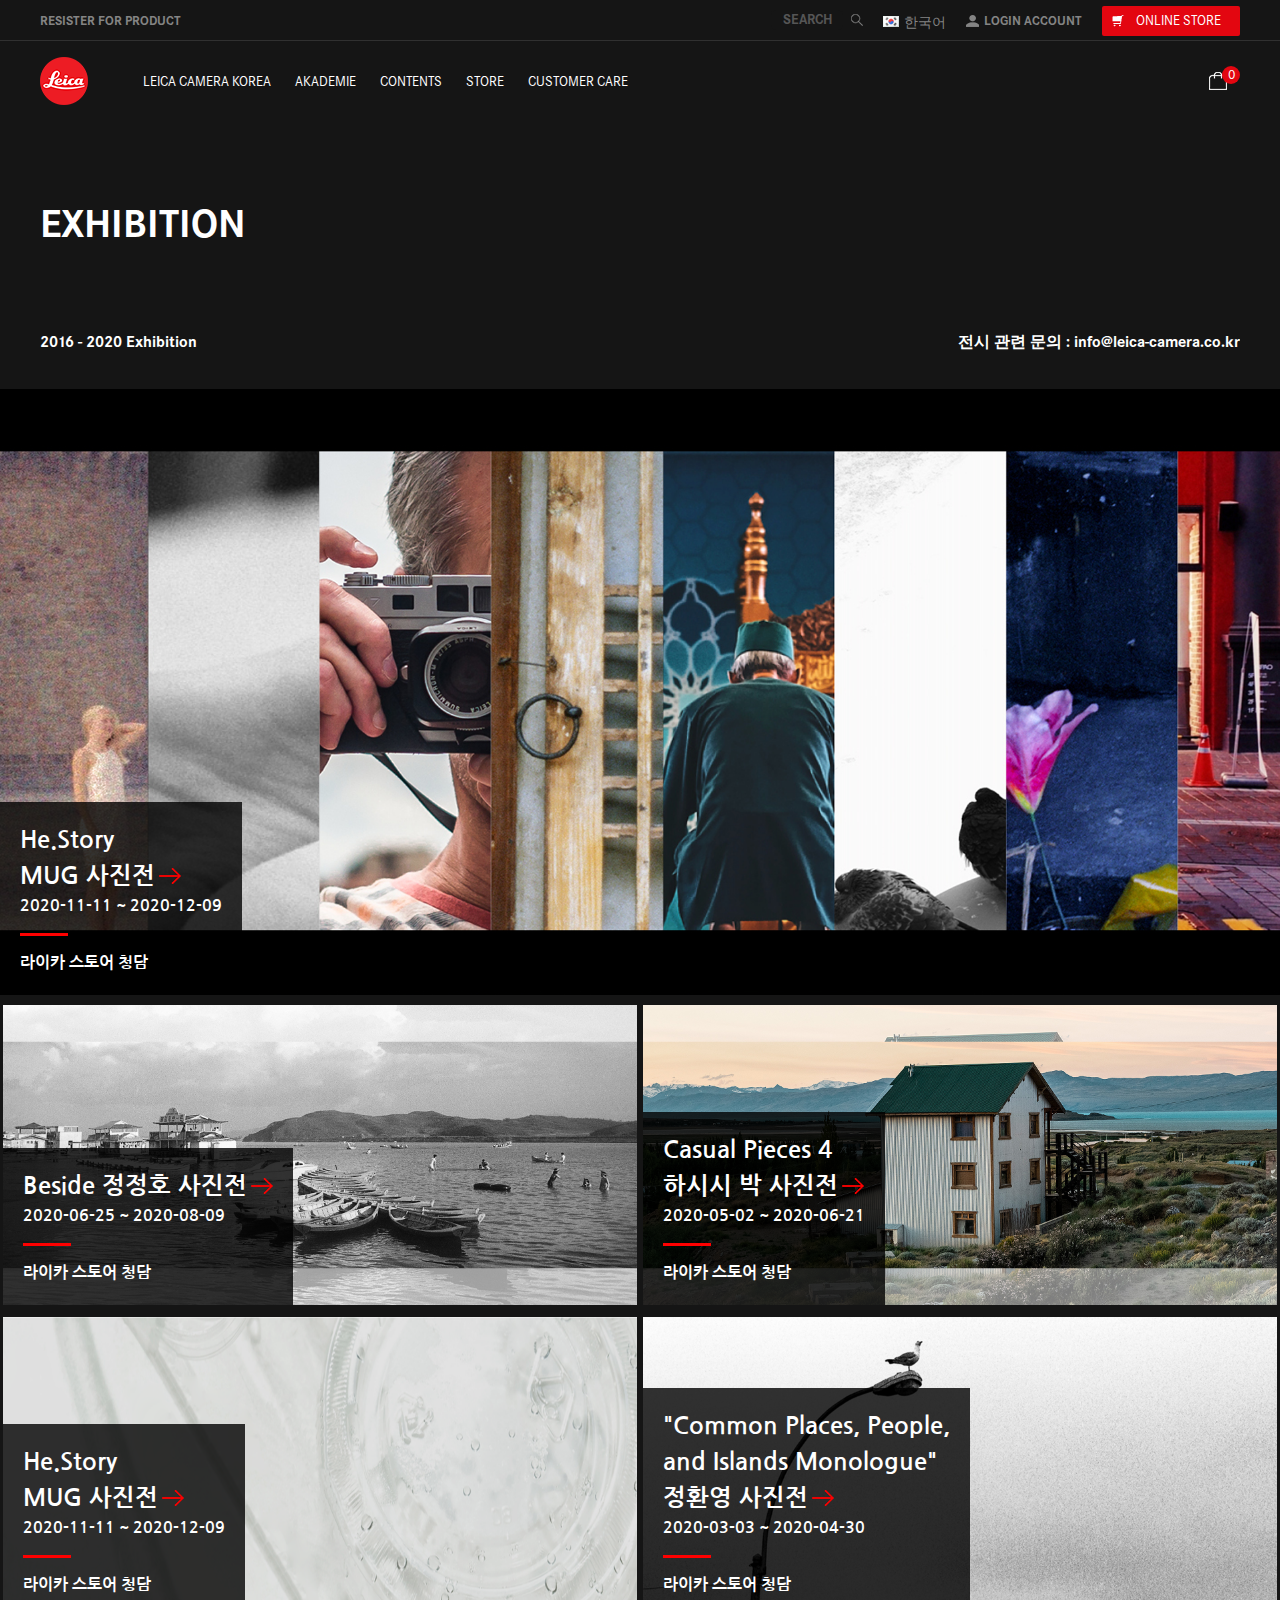
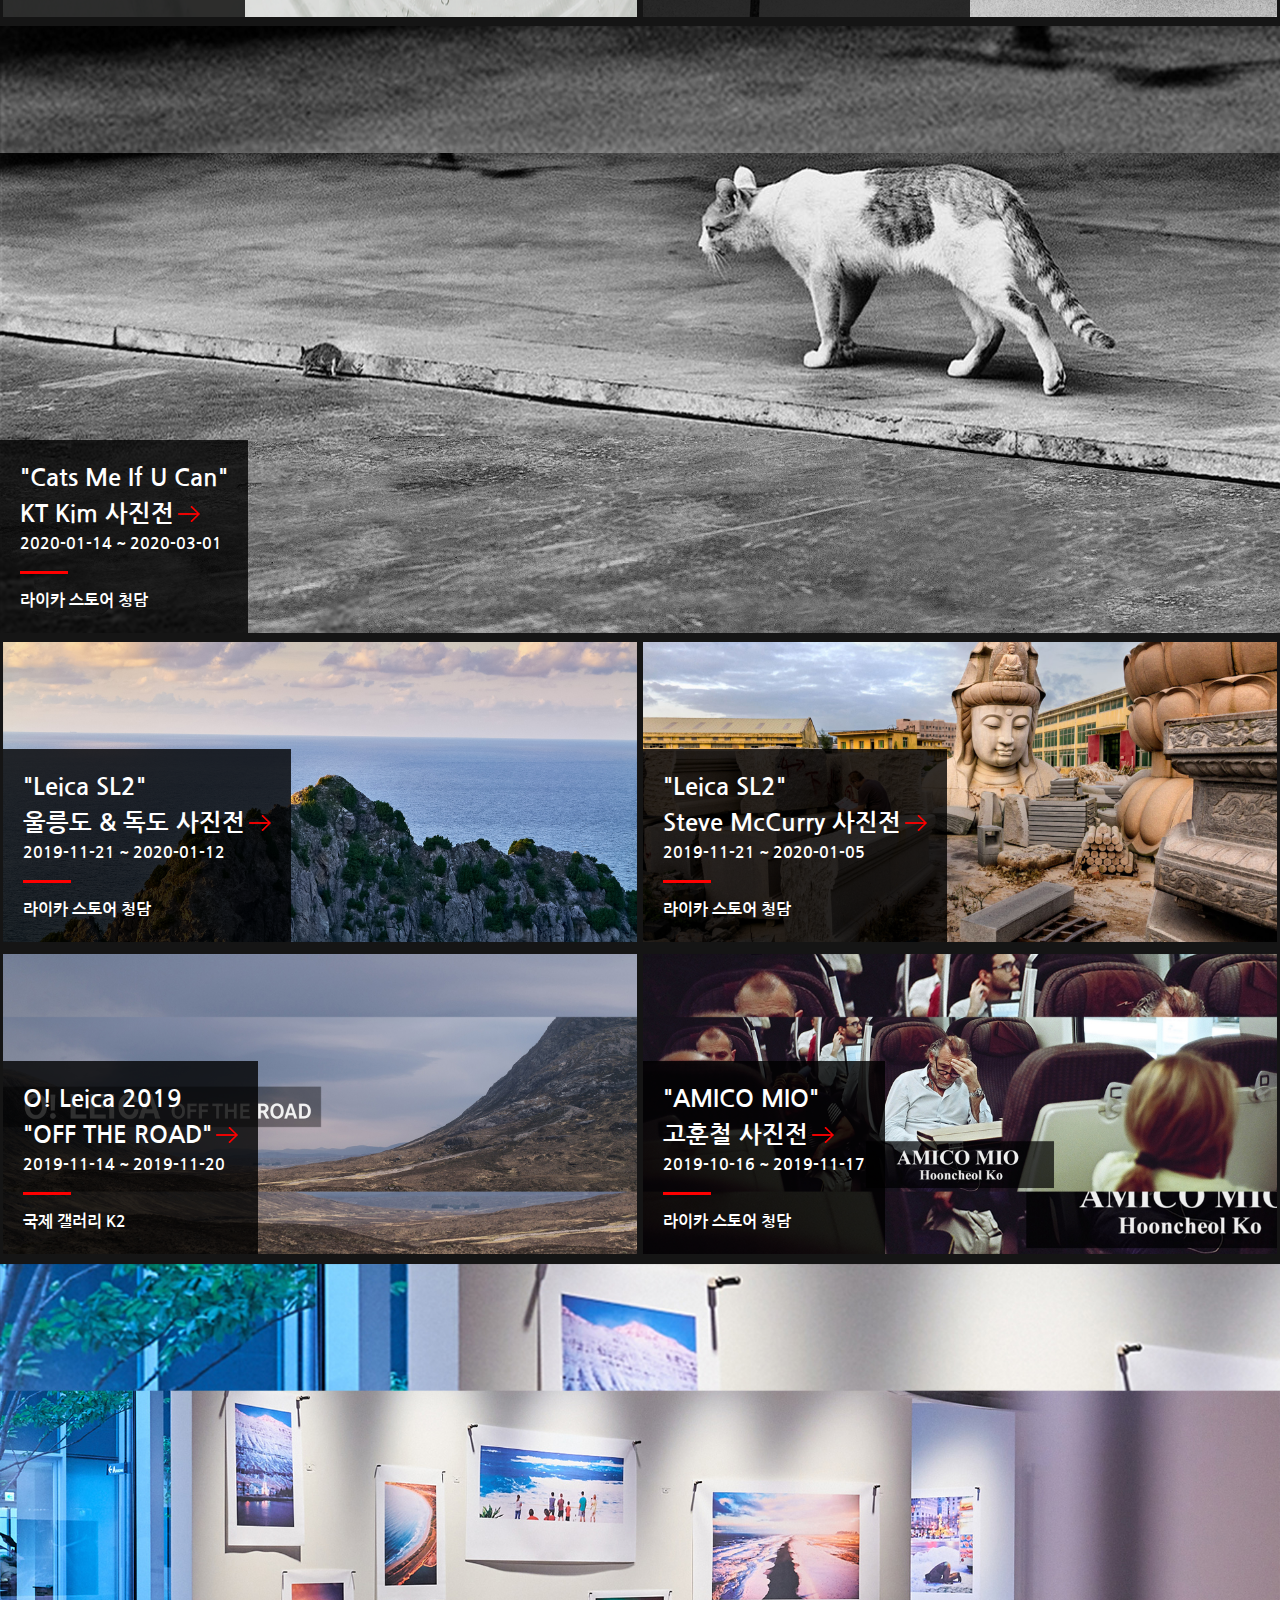
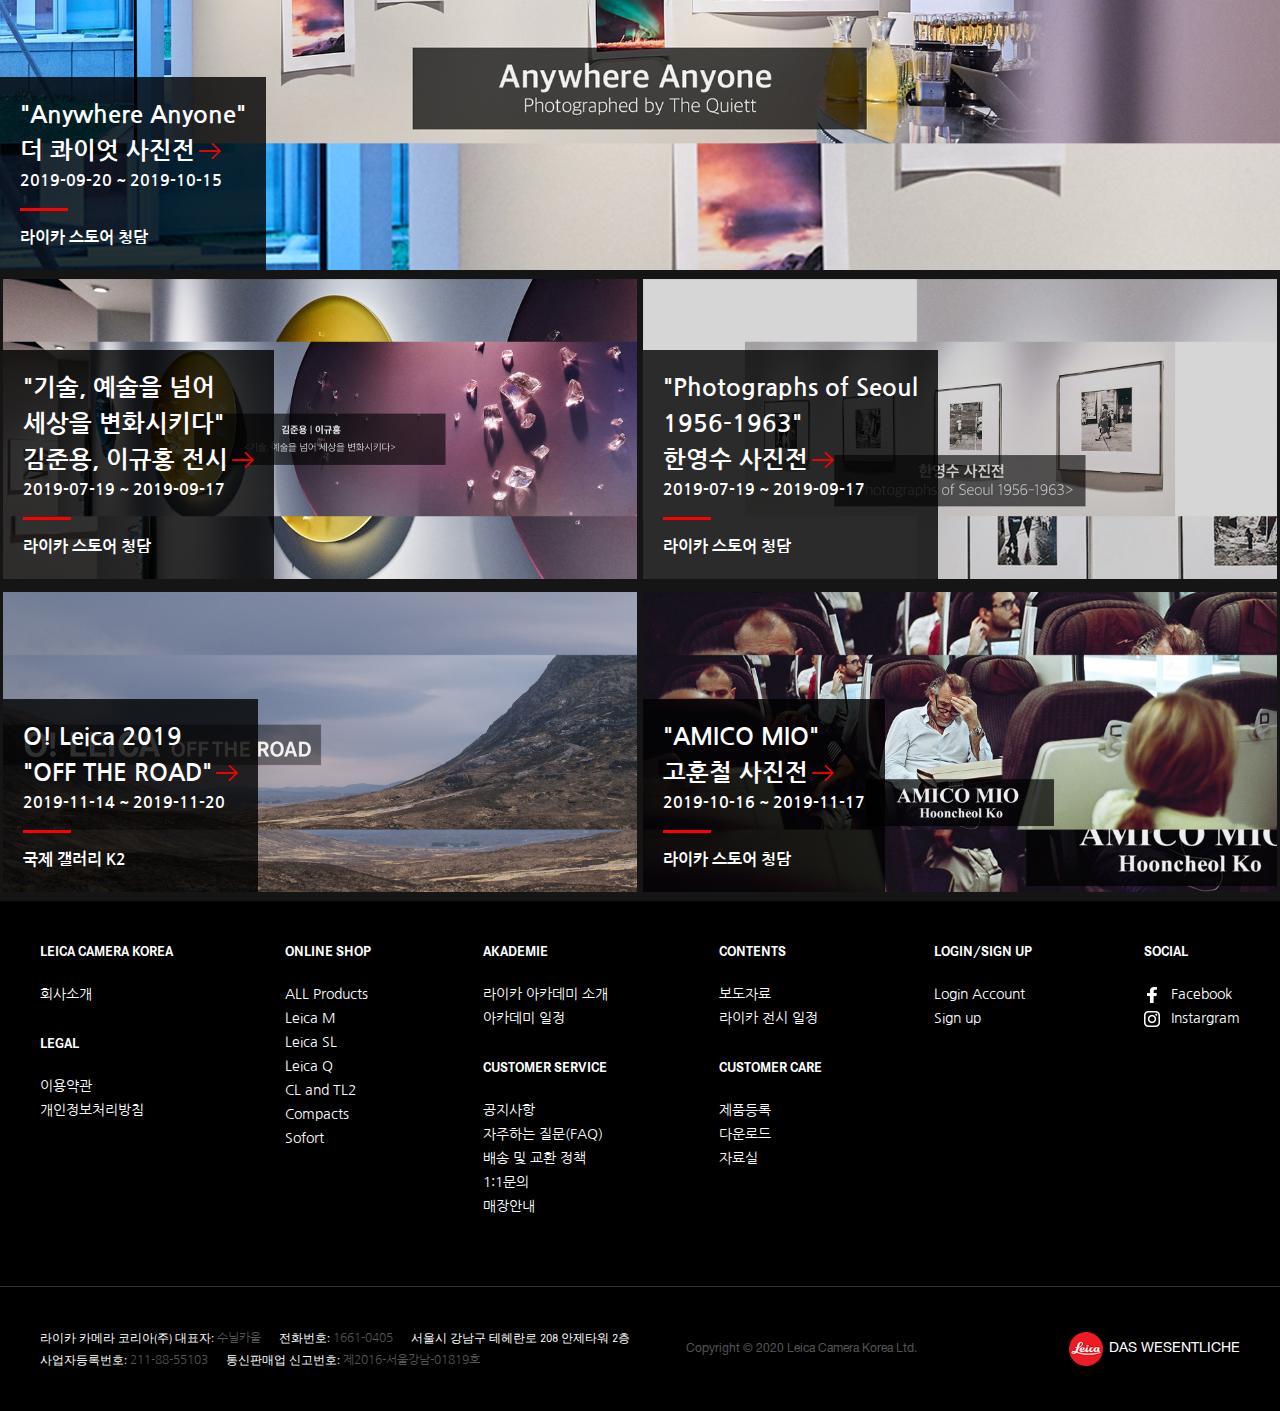
<file: exhibition.html>
<!DOCTYPE html>
<html lang="en">
  <head>
      <meta charset="UTF-8">
      <title>Company infomation</title>
      <meta name="viewport" content="width=device-width, initial-scale=1">
      <link rel="stylesheet" href="css/initial.min.css">
      <link rel="stylesheet" href="css/style.css">
      <link rel="stylesheet" href="css/exhibition.css">
      <link rel="stylesheet" href="js/prefix.js">
      <script src="https://ajax.googleapis.com/ajax/libs/jquery/3.5.1/jquery.min.js"></script>
      <script type="text/javascript" src="js/common.js"></script>
  </head>
  <body>
    <div id="wrap">
      <header id="header">
        <div class="main upper_menu">
          <ul>
            <li>
              <a href="login_page.html">RESISTER FOR PRODUCT</a>
            </li>
            <li>
                <button id="btn_store">ONLINE STORE</button>
            </li>
            <li>
              <a href="login_page.html">LOGIN ACCOUNT</a>
            </li>
            <li>
              <a href="">한국어</a>
            </li>
            <li>
              <div class="search_area" title="off">
                <input class="search_bar" type="text" placeholder="SEARCH">
                <button class="btn_clear"></button>
              </div>
              <button class="btn_search"></button>
            </li>
          </ul>
        </div>
        <!--online store drop menu-->
        <div class="upper_drop" title="drop01">
          <div class="upper_item_wrap">
            <div class="upper_item">
              <a href="product.html">
                Leica M
                <p>순간에 더 가까이</p>
              </a>
              <ul>
                <li><a href="">Leica M10-R</a></li>
                <li><a href="">Leica M10-R</a></li>
                <li><a href="">M Lenses</a></li>
                <li><a href="">M Accessories</a></li>
              </ul>
            </div>
            <div class="upper_item">
              <a href="product.html">
                Leica SL
                <p>사진은 당신의 선택</p>
              </a>
              <ul>
                <li><a href="">Leica SL</a></li>
                <li><a href="">SL Lenses</a></li>
                <li><a href="">SL Accessories</a></li>
              </ul>
            </div>
            <div class="upper_item">
              <a href="product.html">
                Leica Q
                <p>오차가 없는 완벽함</p>
              </a>
              <ul>
                <li><a href="">Leica Q2</a></li>
                <li><a href="">Leica Q-p</a></li>
                <li><a href="">Q Accessories</a></li>
              </ul>
            </div>
            <div class="upper_item">
              <a href="product.html">
                CL & TL2
                <p>꿈은 크게 짐은 가볍게</p>
              </a>
              <ul>
                <li><a href="">Leica CL</a></li>
                <li><a href="">CL/TL Lenses</a></li>
                <li><a href="">CL/TL Accessories</a></li>
              </ul>
            </div>
            <div class="upper_item">
              <a href="product.html">
                Compact
                <p>작지만 엄청난 성능</p>
              </a>
              <ul>
                <li><a href="">C-Lux</a></li>
                <li><a href="">D-Lux7</a></li>
                <li><a href="">V-Lux5</a></li>
                <li><a href="">Compact Accessories</a></li>
              </ul>
            </div>
            <div class="upper_item">
              <a href="product.html">
                Ect.
                <p>순간을 기록한다</p>
              </a>
              <ul>
                <li><a href="">Sofort</a></li>
                <li><a href="">Sofort Accessories</a></li>
                <li><a href="">Insta360</a></li>
              </ul>
            </div>
            <div class="upper_item">
              <a href="product.html">
                All Product
                <p>라이카 카메라 한눈에 보기</p>
              </a>
            </div>
          </div>
        </div>
        <div class="main lower_menu">
          <div class="lower_wrap">
            <div class="logo"><a href="index.html"></a></div>
            <nav class="gnb">
              <ul>
                <li>
                  <a href="company_info.html">LEICA CAMERA KOREA</a>
                  <div class="lower_drop">
                    <ul>
                      <li><a href="company_info.html">회사소개</a></li>
                      <li><a href="customer_service.html">공지사항</a></li>
                      <li><a href="faq_page.html">자주하는 질문(FAQ)</a></li>
                    </ul>
                  </div>
                </li>
                <li>
                  <a href="akademie.html">AKADEMIE</a>
                  <div class="lower_drop">
                    <ul>
                      <li><a href="">라이카 아카데미 소개</a></li>
                      <li><a href="akademie.html">아카데미 일정</a></li>
                    </ul>
                  </div>
                </li>
                <li>
                  <a href="news.html">CONTENTS</a>
                  <div class="lower_drop">
                    <ul>
                      <li><a href="news.html">보도자료</a></li>
                      <li><a href="exhibition.html">라이카 전시 일정</a></li>
                    </ul>
                  </div>
                </li>
                <li>
                  <a href="store.html">STORE</a>
                </li>
                <li>
                  <a href="login_page.html">CUSTOMER CARE</a>
                  <div class="lower_drop">
                    <ul>
                      <li><a href="login_page.html">제품등록</a></li>
                      <li><a href="">다운로드</a></li>
                      <li><a href="data_library.html">자료실</a></li>
                      <li><a href="login_page.html">스토어 온·오프라인 상담 예약/조회</a></li>
                    </ul>
                  </div>
                </li>
              </ul>
            </nav>
            <div class="cart">
              <a href="">0</a>
            </div>
          </div>
        </div>
      </header>
      <div id="exhibition_wrap">
          <div class="exhibition_title">
            <h2>EXHIBITION</h2>
            <div class="title_info">
              <p class="date">2016 - <strong>2020 Exhibition</strong></p>
              <p class="email"><strong>전시 관련 문의</strong> : info@leica-camera.co.kr</p>
            </div>
          </div>
          <div class="exhibition_content">
            <!--/*content_box01*/-->
            <div class="content_box">
              <a href="">
                <img src="image/img/1900_900.png" alt="">
                <div class="content_text">
                  <p class="img_title">He.Story<br>MUG 사진전</p>
                  <p class="date">2020-11-11 ~ 2020-12-09</p>
                  <p class="place">라이카 스토어 청담</p>
                </div>
              </a>
              <ul>
                <li>
                  <a href="">
                    <img src="image/img/1900-900_1.jpg" alt="">
                    <div class="content_text">
                      <p class="img_title">Beside 정정호 사진전</p>
                      <p class="date">2020-06-25 ~ 2020-08-09</p>
                      <p class="place">라이카 스토어 청담</p>
                    </div>
                  </a>
                </li>
                <li>
                  <a href="">
                    <img src="image/img/1900-900.jpg" alt="">
                    <div class="content_text">
                      <p class="img_title">Casual Pieces 4<br>하시시 박 사진전</p>
                      <p class="date">2020-05-02 ~ 2020-06-21</p>
                      <p class="place">라이카 스토어 청담</p>
                    </div>
                  </a>
                </li>
                <li>
                  <a href="">
                    <img src="image/img/img_ex_list_d_200519_1.png" alt="">
                    <div class="content_text">
                      <p class="img_title">He.Story<br>MUG 사진전</p>
                      <p class="date">2020-11-11 ~ 2020-12-09</p>
                      <p class="place">라이카 스토어 청담</p>
                    </div>
                  </a>
                </li>
                <li>
                  <a href="">
                    <img src="image/img/img_ex_list_d_02.jpg" alt="">
                    <div class="content_text">
                      <p class="img_title">"Common Places, People,<br> and Islands Monologue"<br>정환영 사진전</p>
                      <p class="date">2020-03-03 ~ 2020-04-30</p>
                      <p class="place">라이카 스토어 청담</p>
                    </div>
                  </a>
                </li>
              </ul>
            </div>
            <!--/*content_box02*/-->
            <div class="content_box">
              <a href="">
                <img src="image/img/img_ex_list_d_03.jpg" alt="">
                <div class="content_text">
                  <p class="img_title">"Cats Me If U Can"<br>KT Kim 사진전</p>
                  <p class="date">2020-01-14 ~ 2020-03-01</p>
                  <p class="place">라이카 스토어 청담</p>
                </div>
              </a>
              <ul>
                <li>
                  <a href="">
                    <img src="image/img/img_ex_list_d_04.jpg" alt="">
                    <div class="content_text">
                      <p class="img_title">"Leica SL2"<br>울릉도 & 독도 사진전</p>
                      <p class="date">2019-11-21 ~ 2020-01-12</p>
                      <p class="place">라이카 스토어 청담</p>
                    </div>
                  </a>
                </li>
                <li>
                  <a href="">
                    <img src="image/img/img_ex_list_d_05.jpg" alt="">
                    <div class="content_text">
                      <p class="img_title">"Leica SL2"<br>Steve McCurry 사진전</p>
                      <p class="date">2019-11-21 ~ 2020-01-05</p>
                      <p class="place">라이카 스토어 청담</p>
                    </div>
                  </a>
                </li>
                <li>
                  <a href="">
                    <img src="image/img/img_ex_list_d_06.jpg" alt="">
                    <div class="content_text">
                      <p class="img_title">O! Leica 2019<br>"OFF THE ROAD"</p>
                      <p class="date">2019-11-14 ~ 2019-11-20</p>
                      <p class="place">국제 갤러리 K2</p>
                    </div>
                  </a>
                </li>
                <li>
                  <a href="">
                    <img src="image/img/img_ex_list_d_07_1.jpg" alt="">
                    <div class="content_text">
                      <p class="img_title">"AMICO MIO"<br>고훈철 사진전</p>
                      <p class="date">2019-10-16 ~ 2019-11-17</p>
                      <p class="place">라이카 스토어 청담</p>
                    </div>
                  </a>
                </li>
              </ul>
            </div>
            <!--/*content_box03*/-->
            <div class="content_box">
              <a href="">
                <img src="image/img/img_ex_list_d_08.jpg" alt="">
                <div class="content_text">
                  <p class="img_title">"Anywhere Anyone"<br>더 콰이엇 사진전</p>
                  <p class="date">2019-09-20 ~ 2019-10-15</p>
                  <p class="place">라이카 스토어 청담</p>
                </div>
              </a>
              <ul>
                <li>
                  <a href="">
                    <img src="image/img/img_ex_list_d_09.jpg" alt="">
                    <div class="content_text">
                      <p class="img_title">"기술, 예술을 넘어<br>세상을 변화시키다"<br>김준용, 이규홍 전시</p>
                      <p class="date">2019-07-19 ~ 2019-09-17</p>
                      <p class="place">라이카 스토어 청담</p>
                    </div>
                  </a>
                </li>
                <li>
                  <a href="">
                    <img src="image/img/img_ex_list_d_10_1.jpg" alt="">
                    <div class="content_text">
                      <p class="img_title">"Photographs of Seoul<br>1956-1963"<br>한영수 사진전</p>
                      <p class="date">2019-07-19 ~ 2019-09-17</p>
                      <p class="place">라이카 스토어 청담</p>
                    </div>
                  </a>
                </li>
                <li>
                  <a href="">
                    <img src="image/img/img_ex_list_d_06.jpg" alt="">
                    <div class="content_text">
                      <p class="img_title">O! Leica 2019<br>"OFF THE ROAD"</p>
                      <p class="date">2019-11-14 ~ 2019-11-20</p>
                      <p class="place">국제 갤러리 K2</p>
                    </div>
                  </a>
                </li>
                <li>
                  <a href="">
                    <img src="image/img/img_ex_list_d_07_1.jpg" alt="">
                    <div class="content_text">
                      <p class="img_title">"AMICO MIO"<br>고훈철 사진전</p>
                      <p class="date">2019-10-16 ~ 2019-11-17</p>
                      <p class="place">라이카 스토어 청담</p>
                    </div>
                  </a>
                </li>
              </ul>
            </div>
          </div>
      </div>
      <footer id="footer">
        <div class="site_map_wrap">
          <nav class="site_map">
            <div class="map_inner">
              <div class="map_item">
                <p class="map_header">LEICA CAMERA KOREA</p>
                <ul>
                  <li><a href="company_info.html">회사소개</a></li>
                </ul>
              </div>
              <div class="map_item">
                <p class="map_header">LEGAL</p>
                <ul>
                  <li><a href="">이용약관</a></li>
                  <li><a href="">개인정보처리방침</a></li>
                </ul>
              </div>
            </div class="map_inner">
            <div class="map_inner">
              <div class="map_item">
                <p class="map_header">ONLINE SHOP</p>
                <ul>
                  <li><a href="product.html">ALL Products</a></li>
                  <li><a href="product.html">Leica M</a></li>
                  <li><a href="product.html">Leica SL</a></li>
                  <li><a href="product.html">Leica Q</a></li>
                  <li><a href="product.html">CL and TL2</a></li>
                  <li><a href="product.html">Compacts</a></li>
                  <li><a href="product.html">Sofort</a></li>
                </ul>
              </div>
            </div>
            <div class="map_inner">
              <div class="map_item">
                <p class="map_header">AKADEMIE</p>
                <ul>
                  <li><a href="">라이카 아카데미 소개</a></li>
                  <li><a href="akademie.html">아카데미 일정</a></li>
                </ul>
              </div>
              <div class="map_item">
                <p class="map_header">CUSTOMER SERVICE</p>
                <ul>
                  <li></li>
                  <li><a href="customer_service.html">공지사항</a></li>
                  <li><a href="faq_page.html">자주하는 질문(FAQ)</a></li>
                  <li><a href="delivery.html">배송 및 교환 정책</a></li>
                  <li><a href="login_page.html">1:1문의</a></li>
                  <li><a href="store.html">매장안내</a></li>
                </ul>
              </div>
            </div>
            <div class="map_inner">
              <div class="map_item">
                <p class="map_header">CONTENTS</p>
                <ul>
                  <li><a href="news.html">보도자료</a></li>
                  <li><a href="exhibition.html">라이카 전시 일정</a></li>
                </ul>
              </div>
              <div class="map_item">
                <p class="map_header">CUSTOMER CARE</p>
                <ul>
                  <li><a href="login_page.html">제품등록</a></li>
                  <li><a href="">다운로드</a></li>
                  <li><a href="data_library.html">자료실</a></li>
                </ul>
              </div>
            </div>
            <div class="map_inner">
              <div class="map_item">
                <p class="map_header">LOGIN/SIGN UP</p>
                <ul>
                  <li><a href="login_page.html">Login Account</a></li>
                  <li><a href="login_page.html">Sign up</a></li>
                </ul>
              </div>
            </div>
            <div class="map_inner">
              <div class="map_item">
                <p class="map_header">SOCIAL</p>
                <ul>
                  <li><a href="">Facebook</a></li>
                  <li><a href="">Instargram</a></li>
                </ul>
              </div>
            </div>
          </nav>
        </div>
        <div class="company_info_wrap">
          <div class="company_info">
            <div class="footer_adress_wrap">
              <div class="footer_adress_content">
                <p class="footer_adress">라이카 카메라 코리아(주) 대표자:&nbsp</p><p class="footer_adress_value">수닐카울</p>
              </div>
              <div class="footer_adress_content">
                <p class="footer_adress">전화번호:&nbsp</p><p class="footer_adress_value">1661-0405</p>
              </div>
              <div class="footer_adress_content">
                <p class="footer_adress">서울시 강남구 테헤란로 208 안제타워 2층</p>
              </div>
              <div class="footer_adress_content">
                <p class="footer_adress">사업자등록번호:&nbsp</p><p class="footer_adress_value">211-88-55103</p>
              </div>
              <div class="footer_adress_content">
                <p class="footer_adress">통신판매업 신고번호:&nbsp</p><p class="footer_adress_value">제2016-서울강남-01819호</p>
              </div>
            </div>
            <p class="copyright">Copyright © 2020 Leica Camera Korea Ltd.</p>
            <a class="footer_logo">DAS WESENTLICHE</a>
          </div>
        </div>
      </footer>
    </div>
  </body>
</html>
</file>
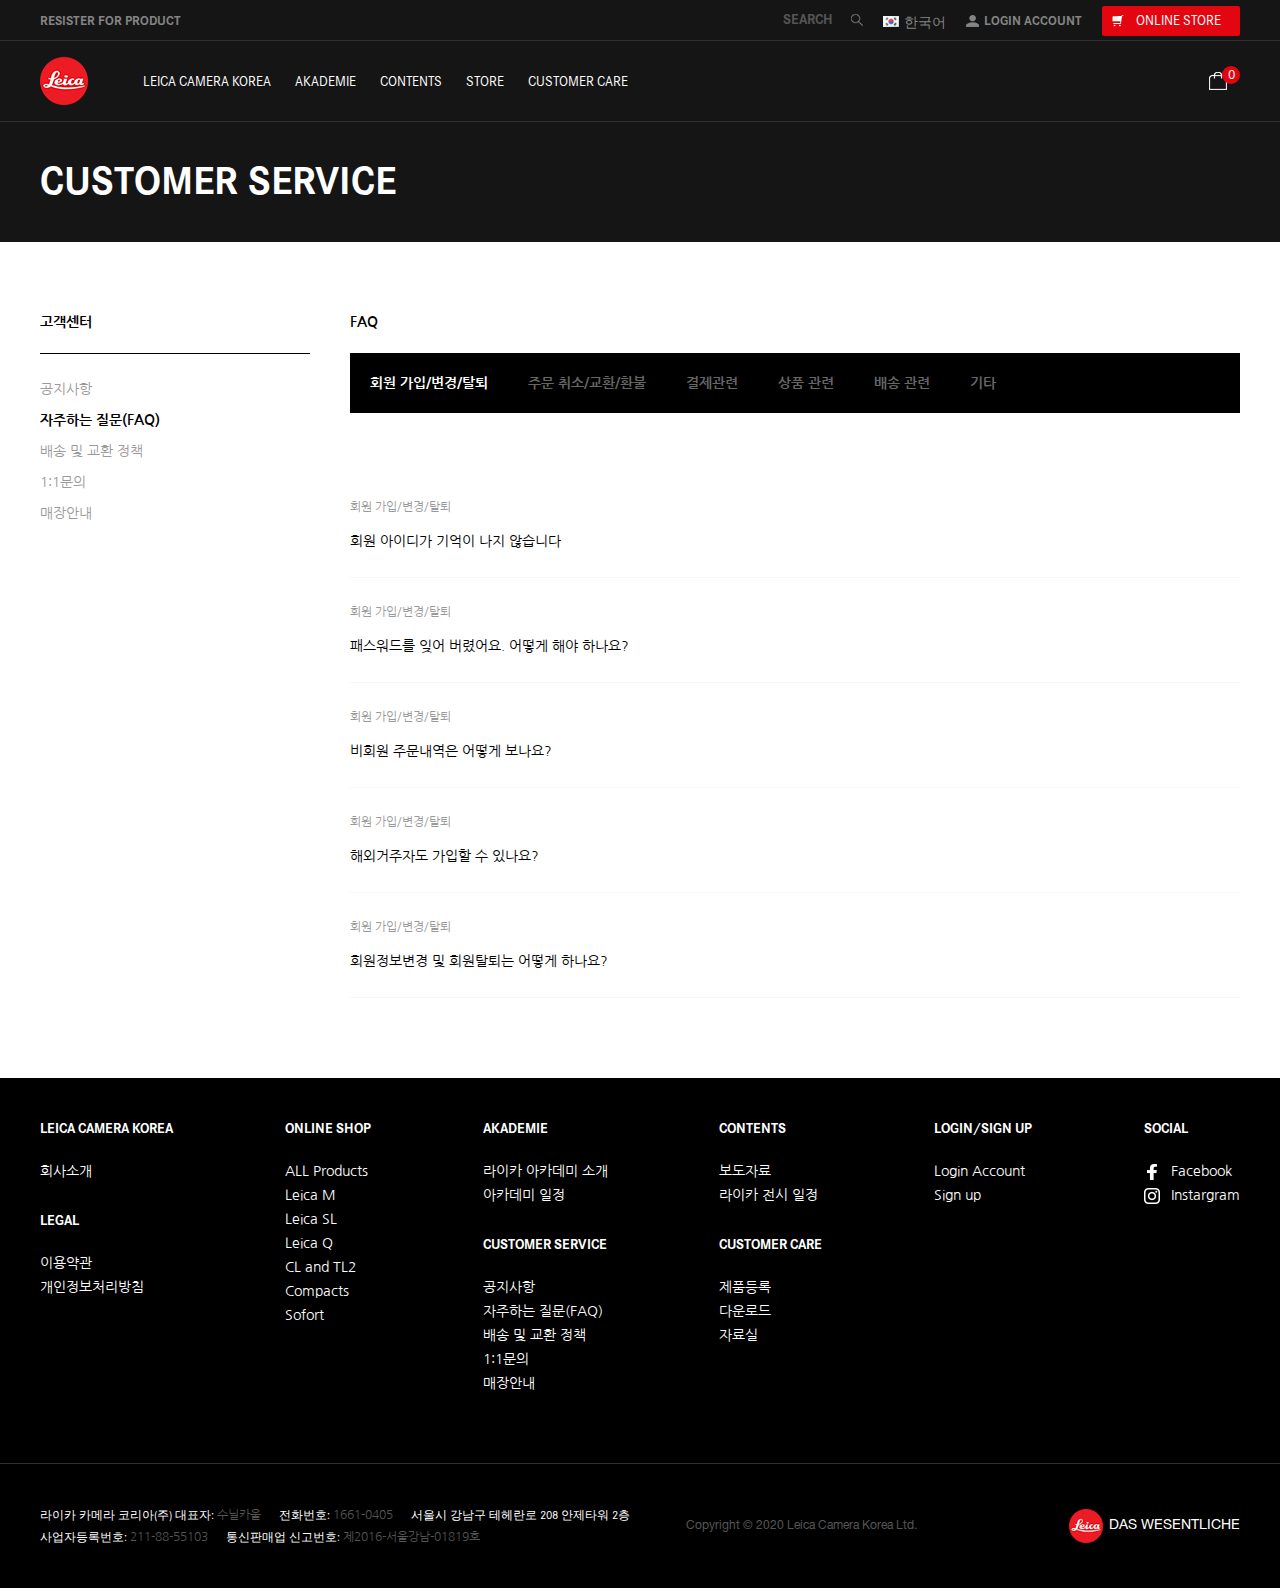
<file: faq_page.html>
<!DOCTYPE html>
<html lang="en">
  <head>
      <meta charset="UTF-8">
      <title>Company infomation</title>
      <meta name="viewport" content="width=device-width, initial-scale=1">
      <link rel="stylesheet" href="css/initial.min.css">
      <link rel="stylesheet" href="css/style.css">
      <link rel="stylesheet" href="css/faq_page.css">
      <link rel="stylesheet" href="js/prefix.js">
      <script src="https://ajax.googleapis.com/ajax/libs/jquery/3.5.1/jquery.min.js"></script>
      <script type="text/javascript" src="js/common.js"></script>
      <script type="text/javascript" src="js/faq_page.js"></script>
  </head>
  <body>
    <div id="wrap">
      <header id="header">
        <div class="main upper_menu">
          <ul>
            <li>
              <a href="login_page.html">RESISTER FOR PRODUCT</a>
            </li>
            <li>
                <button id="btn_store">ONLINE STORE</button>
            </li>
            <li>
              <a href="login_page.html">LOGIN ACCOUNT</a>
            </li>
            <li>
              <a href="">한국어</a>
            </li>
            <li>
              <div class="search_area" title="off">
                <input class="search_bar" type="text" placeholder="SEARCH">
                <button class="btn_clear"></button>
              </div>
              <button class="btn_search"></button>
            </li>
          </ul>
        </div>
        <!--online store drop menu-->
        <div class="upper_drop" title="drop01">
          <div class="upper_item_wrap">
            <div class="upper_item">
              <a href="product.html">
                Leica M
                <p>순간에 더 가까이</p>
              </a>
              <ul>
                <li><a href="">Leica M10-R</a></li>
                <li><a href="">Leica M10-R</a></li>
                <li><a href="">M Lenses</a></li>
                <li><a href="">M Accessories</a></li>
              </ul>
            </div>
            <div class="upper_item">
              <a href="product.html">
                Leica SL
                <p>사진은 당신의 선택</p>
              </a>
              <ul>
                <li><a href="">Leica SL</a></li>
                <li><a href="">SL Lenses</a></li>
                <li><a href="">SL Accessories</a></li>
              </ul>
            </div>
            <div class="upper_item">
              <a href="product.html">
                Leica Q
                <p>오차가 없는 완벽함</p>
              </a>
              <ul>
                <li><a href="">Leica Q2</a></li>
                <li><a href="">Leica Q-p</a></li>
                <li><a href="">Q Accessories</a></li>
              </ul>
            </div>
            <div class="upper_item">
              <a href="product.html">
                CL & TL2
                <p>꿈은 크게 짐은 가볍게</p>
              </a>
              <ul>
                <li><a href="">Leica CL</a></li>
                <li><a href="">CL/TL Lenses</a></li>
                <li><a href="">CL/TL Accessories</a></li>
              </ul>
            </div>
            <div class="upper_item">
              <a href="product.html">
                Compact
                <p>작지만 엄청난 성능</p>
              </a>
              <ul>
                <li><a href="">C-Lux</a></li>
                <li><a href="">D-Lux7</a></li>
                <li><a href="">V-Lux5</a></li>
                <li><a href="">Compact Accessories</a></li>
              </ul>
            </div>
            <div class="upper_item">
              <a href="product.html">
                Ect.
                <p>순간을 기록한다</p>
              </a>
              <ul>
                <li><a href="">Sofort</a></li>
                <li><a href="">Sofort Accessories</a></li>
                <li><a href="">Insta360</a></li>
              </ul>
            </div>
            <div class="upper_item">
              <a href="product.html">
                All Product
                <p>라이카 카메라 한눈에 보기</p>
              </a>
            </div>
          </div>
        </div>
        <div class="main lower_menu">
          <div class="lower_wrap">
            <div class="logo"><a href="index.html"></a></div>
            <nav class="gnb">
              <ul>
                <li>
                  <a href="company_info.html">LEICA CAMERA KOREA</a>
                  <div class="lower_drop">
                    <ul>
                      <li><a href="company_info.html">회사소개</a></li>
                      <li><a href="customer_service.html">공지사항</a></li>
                      <li><a href="faq_page.html">자주하는 질문(FAQ)</a></li>
                    </ul>
                  </div>
                </li>
                <li>
                  <a href="">AKADEMIE</a>
                  <div class="lower_drop">
                    <ul>
                      <li><a href="">라이카 아카데미 소개</a></li>
                      <li><a href="akademie.html">아카데미 일정</a></li>
                    </ul>
                  </div>
                </li>
                <li>
                  <a href="news.html">CONTENTS</a>
                  <div class="lower_drop">
                    <ul>
                      <li><a href="news.html">보도자료</a></li>
                      <li><a href="exhibition.html">라이카 전시 일정</a></li>
                    </ul>
                  </div>
                </li>
                <li>
                  <a href="store.html">STORE</a>
                </li>
                <li>
                  <a href="login_page.html">CUSTOMER CARE</a>
                  <div class="lower_drop">
                    <ul>
                      <li><a href="login_page.html">제품등록</a></li>
                      <li><a href="">다운로드</a></li>
                      <li><a href="data_library.html">자료실</a></li>
                      <li><a href="login_page.html">스토어 온·오프라인 상담 예약/조회</a></li>
                    </ul>
                  </div>
                </li>
              </ul>
            </nav>
            <div class="cart">
              <a href="">0</a>
            </div>
          </div>
        </div>
      </header>
      <div id="service_page_wrap">
        <div class="service_page_title">
          <div class="service_page_title_inner">
            <h2>CUSTOMER SERVICE</h2>
          </div>
        </div>
        <div class="service_page_content_wrap">
          <div class="service_page_lnb">
            <h2>고객센터</h2>
            <ul>
              <li><a href="customer_service.html" class="lnb_list">공지사항</a></li>
              <li><a href="faq_page.html" class="lnb_list on">자주하는 질문(FAQ)</a></li>
              <li><a href="delivery.html" class="lnb_list">배송 및 교환 정책</a></li>
              <li><a href="login_page.html" class="lnb_list">1:1문의</a></li>
              <li><a href="" class="lnb_list">매장안내</a></li>
            </ul>
          </div>
          <div class="service_page_content">
            <h2>FAQ</h2>
            <div class="faq_menu">
              <ul>
                <li class="on"><a href="">회원 가입/변경/탈퇴</a></li>
                <li><a href="">주문 취소/교환/환불</a></li>
                <li><a href="">결제관련</a></li>
                <li><a href="">상품 관련</a></li>
                <li><a href="">배송 관련</a></li>
                <li><a href="">기타</a></li>
              </ul>
            </div>
            <ul class="faq_content on">
              <li>
                <p class="list_title">회원 가입/변경/탈퇴</p>
                <p class="list_subtitle">회원 아이디가 기억이 나지 않습니다</p>
                <div class="list_content_box">
                  <p><span>사이트 상단의 "LOGIN ACCOUNT"을 클릭하시면, "이메일(아이디) 찾기" 버튼이 보입니다.</span></p>
                  <p><span>보인인증을 위한 휴대폰인증을 하신 후 고객님의 아이디를 알려드립니다.</span></p>
                  <p><span>직접 확인이 어려운 경우 고객센터(tel : 1661-0405)로 문의주시면 본인확인 후 처리해드리도록 하겠습니다.</span></p>
                </div>
              </li>
              <li>
                <p class="list_title">회원 가입/변경/탈퇴</p>
                <p class="list_subtitle">패스워드를 잊어 버렸어요. 어떻게 해야 하나요?</p>
                <div class="list_content_box">
                  <p><span>사이트 상단의 "LOGIN ACCOUNT"을 클릭하시면, 로그인 페이지 중간에 "비밀번호찾기" 버튼이 보입니다.</span></p>
                  <p><span>보인인증을 위한 휴대폰인증을 하신 후 본인인증에 연결된 계정의 비밀번호를 직접 변경 하실 수 있습니다.</span></p>
                  <p><span>직접 확인이 어려운 경우 고객센터(tel : 1661-0405) 로 문의주시면 본인확인 후</span></p>
                  <p><span>처리해드리도록 하겠습니다.</span></p>
                </div>
              </li>
              <li>
                <p class="list_title">회원 가입/변경/탈퇴</p>
                <p class="list_subtitle">비회원 주문내역은 어떻게 보나요?</p>
                <div class="list_content_box">
                  <p><span>사이트 상단의 "LOGIN ACCOUNT"를 클릭하시고 비회원주문조회 버튼 클릭 후 주문자명, 주문번호를 입력하여 조회하시면 주문내역을 확인하실 수 있습니다.</span></p>
                </div>
              </li>
              <li>
                <p class="list_title">회원 가입/변경/탈퇴</p>
                <p class="list_subtitle">해외거주자도 가입할 수 있나요?</p>
                <div class="list_content_box">
                  <p><span>해외거주자 중 대한민국 주민등록번호 또는 우리나라 휴대폰번호를 소지하고 계신 분에 한하여 회원가입이 가능합니다.</span></p>
                  <p><span>하지만 해외배송은 되지 않고 국내배송만 가능하오니 이점 유의해주시기 바랍니다.</span></p>
                </div>
              </li>
              <li>
                <p class="list_title">회원 가입/변경/탈퇴</p>
                <p class="list_subtitle">회원정보변경 및 회원탈퇴는 어떻게 하나요?</p>
                <div class="list_content_box">
                  <p><span>회원정보 변경 및 회원탈퇴는 언제든 하실 수 있으며, 마이페이지의 "정보수정" 메뉴에서 하실 수 있습니다.</span></p><br><br>
                  <p><span>*주의사항</span></p>
                  <p><span>1. 회원 탈퇴와 동시에 포인트, 적립금 자동소멸되며 재가입시 복구 되지 않습니다.</span></p>
                  <p><span>2. 회원 탈퇴시, 탈퇴하신 날로부터 1개월동안 재가입이 되지 않습니다.</span></p>
                </div>
              </li>
            </ul>
            <ul class="faq_content">
              <li>
                <p class="list_title">주문 취소/교환/환불</p>
                <p class="list_subtitle">주문취소는 어떻게 하나요?</p>
                <div class="list_content_box">
                  <p><span>* 입금 전 주문취소 (무통장)</span></p><br>
                  <p><span>고객님께서 직접 취소 하실 수 있습니다.</span></p><br><br>
                  <p><span>* 입금확인 후 주문취소</span></p><br>
                  <p><span>[무통장(가상계좌)]</span></p>
                  <p><span>1:1 문의 게시판에 주문번호/주문자 성함/환불 받으실 계좌정보를 남겨주시기 바랍니다. 요청 후 2~3일 오후 5시전으로 환불 금액 들어갈 예정입니다.</span></p><br>
                  <p><span>[신용카드/ 계좌이체]</span></p>
                  <p><span>고객님께서 접수취소 신청 > 본사에서 접수취소 확인 > 카드 승인취소 처리 > 카드사(은행)로 승인취소 요청이 넘어가 4~5일 후 처리 완료 되고 있습니다.</span></p><br>
                  <p><span>*주의 사항</span></p>
                  <p><span>1. 배송 중 단계에서는 취소가 불가능합니다.</span></p>
                  <p><span>2. 배송준비 단계의 경우 당일 배송이 진행될 수 있어 취소요청 시 고객센터로 연락 부탁드립니다.</span></p>
                  <p><span>3.주말 공휴일은 업무를 진행하지 않아 전날 취소 신청을 하시면 환불까지 최대 7일이 걸릴 수 있는 점 미리 숙지 바랍니다. </span>
                </div>
              </li>
              <li>
                <p class="list_title">주문 취소/교환/환불</p>
                <p class="list_subtitle">제품 교환 신청은 어떻게 하나요?</p>
                <div class="list_content_box">
                  <p><span>사이트 상단의 "LOGIN ACCOUNT"을 클릭하시면, 로그인 페이지 중간에 "비밀번호찾기" 버튼이 보입니다.</span></p>
                  <p><span>보인인증을 위한 휴대폰인증을 하신 후 본인인증에 연결된 계정의 비밀번호를 직접 변경 하실 수 있습니다.</span></p>
                  <p><span>직접 확인이 어려운 경우 고객센터(tel : 1661-0405) 로 문의주시면 본인확인 후</span></p>
                  <p><span>처리해드리도록 하겠습니다.</span></p>
                </div>
              </li>
              <li>
                <p class="list_title">주문 취소/교환/환불</p>
                <p class="list_subtitle">제품 반품 신청은 어떻게 하나요?</p>
                <div class="list_content_box">
                  <p><span>사이트 상단의 "LOGIN ACCOUNT"를 클릭하시고 비회원주문조회 버튼 클릭 후 주문자명, 주문번호를 입력하여 조회하시면 주문내역을 확인하실 수 있습니다.</span></p>
                </div>
              </li>
              <li>
                <p class="list_title">주문 취소/교환/환불</p>
                <p class="list_subtitle">제품 교환/반품 택배 수거는 언제 되나요?</p>
                <div class="list_content_box">
                  <p><span>해외거주자 중 대한민국 주민등록번호 또는 우리나라 휴대폰번호를 소지하고 계신 분에 한하여 회원가입이 가능합니다.</span></p>
                  <p><span>하지만 해외배송은 되지 않고 국내배송만 가능하오니 이점 유의해주시기 바랍니다.</span></p>
                </div>
              </li>
              <li>
                <p class="list_title">주문 취소/교환/환불</p>
                <p class="list_subtitle">주문 취소 시 환불은 어떻게 되나요?</p>
                <div class="list_content_box">
                  <p><span>회원정보 변경 및 회원탈퇴는 언제든 하실 수 있으며, 마이페이지의 "정보수정" 메뉴에서 하실 수 있습니다.</span></p><br><br>
                  <p><span>*주의사항</span></p>
                  <p><span>1. 회원 탈퇴와 동시에 포인트, 적립금 자동소멸되며 재가입시 복구 되지 않습니다.</span></p>
                  <p><span>2. 회원 탈퇴시, 탈퇴하신 날로부터 1개월동안 재가입이 되지 않습니다.</span></p>
                </div>
              </li>
            </ul>
            <ul class="faq_content">
              <li>
                <p class="list_title">결제 관련</p>
                <p class="list_subtitle">무통장입금(가상계좌)시 입금대기는 언제까지 가능한가요?</p>
                <div class="list_content_box">
                  <p><span>무통장 입금(가상계좌)으로 주문 후 가상계좌의 입금 기한(고객 설정)까지 주문은 유효 합니다.최대 2일까지 설정 하실 수 있습니다. </span></p>
                  <p><span>*주의 사항주문 건에 맞는 가상계좌 번호로 해당금액을 맞게 입금해주셔야 입금 확인이 되고 있습니다.</span></p>
                </div>
              </li>
              <li>
                <p class="list_title">결제 관련</p>
                <p class="list_subtitle">환불은 언제쯤 확인 가능한가요?</p>
                <div class="list_content_box">
                  <p><span>카드결제/계좌이체 건은 반품 보내신 뒤 최대 6일, 무통장 결제 건은 반품 보내신 뒤 대략 일주일정도 소요가 됩니다. </span></p>
                  <p><span>무통장건 같은 경우, 미리 환불계좌[은행명/계좌번호/예금주]를 1:1문의에 작성 해주셔야 환불처리 진행이 빨라지는 점 유의해주시기 바랍니다.</span></p><br>
                  <p><span>추가로 궁금한 사항은 라이카 코리아 공식 온라인 스토어 고객센터 : (1661-0405)으로 문의 주세요.</span></p>
                </div>
              </li>
              <li>
                <p class="list_title">결제 관련</p>
                <p class="list_subtitle">주문취소 시, 사용한 쿠폰은 환급이 되나요?</p>
                <div class="list_content_box">
                  <p><span>모든 쿠폰은 1회성 사용 쿠폰입니다.</span></p>
                  <p><span>따라서, 단순 주문취소 및 고객 변심으로 인한 주문취소 시 쿠폰은 환급이 되지 않는 점 유의해주시기 바랍니다.</span></p>
                </div>
              </li>
            </ul>
            <ul class="faq_content">
              <li>
                <p class="list_title">상품 관련</p>
                <p class="list_subtitle">무통장입금(가상계좌)시 입금대기는 언제까지 가능한가요?</p>
                <div class="list_content_box">
                  <p><span>서비스센터에 접수된 시점으로 부터 평균 처리 기간은 7일 내외 입니다.</span></p>
                  <p><span>불량 증상과 부품 수급 여부에 따른 수리기간 변동이 있을 수 있습니다.</span></p><br>
                  <p><span>독일 본사로 수리 제품 발송 시 <strong>평균 8주~12주 내외</strong>가 소요됩니다.</span></p><br>
                  <p><span>독일 본사로 수리 제품 발송 후 수리취소 및 기타 사유로 반송 요청 시 </span></p>
                  <p><span>운송비, 보험 등의 핸들링 비용으로 100,000원이 청구 됩니다.</span></p>
                </div>
              </li>
              <li>
                <p class="list_title">상품 관련</p>
                <p class="list_subtitle">제품의 보증 기간은 어떻게 되나요?</p>
                <div class="list_content_box">
                  <p><span>라이카 카메라의 보증 기간은 구매일로부터 2년 이며, 일부 제품은 3년 보증을 제공하기도 합니다.</span></p><br>
                  <p><span>제품 출고일과 실제 구매일의 차이가 있으므로 정확한 보증기간 확인을 위한</span></p>
                  <p><span>구매 증빙자료가 필요할 수 있습니다.</span></p><br>
                  <p><span>(카드 구매 영수증, 구매처가 확인되는 온라인 입금 내역 등 / 단, 간이 영수증은 제외)</span></p>
                </div>
              </li>
              <li>
                <p class="list_title">상품 관련</p>
                <p class="list_subtitle">제품등록은 어떻게 하나요?</p>
                <div class="list_content_box">
                  <p><span>라이카 카메라 제품등록은 글로벌 홈페이지에서 이루어지고 있습니다.</span></p>
                  <p><span>(라이카 카메라 코리아 사이트 회원가입과는 상이합니다)</span></p>
                  <p><span>https://owners.leica-camera.com/index.php/en/register/customer/email</span></p>
                  <p><span>위 링크에서 진행되고 있으며 해당 사이트의 회원 가입 후 제품등록이 가능합니다.</span></p>
                  <p><span>"라이카 카메라 글로벌 홈페이지 가입방법 (제품등록)" 파일을 다운로드하여 참고 부탁드립니다. </span></p>
                </div>
              </li>
              <li>
                <p class="list_title">상품 관련</p>
                <p class="list_subtitle">양도 또는 중고제품 구매 시 제품등록은 어떻게 하나요?</p>
                <div class="list_content_box">
                  <p><span>이전 사용자가 제품등록 한 제품의 경우 </span></p>
                  <p><span>해당 제품이 이전 사용자의 아이디로 제품 등록되어 있다면 </span></p>
                  <p><span><strong><u>본인의 아이디로는 제품등록이 불가능합니다.</u></strong></span></p><br><br>
                  <p><span>구매자께서 이전 사용자에게 제품등록 해지를 요청하셔야 하며, </span></p>
                  <p><span>라이카 카메라 코리아에서의 강제 해지는 불가능합니다.</span></p>
                </div>
              </li>
              <li>
                <p class="list_title">상품 관련</p>
                <p class="list_subtitle">제품 설명서 및 관련 자료는 어디서 다운로드 받나요?</p>
                <div class="list_content_box">
                  <p><span>라이카 제품의 한글 설명서 및 관련 자료는 CUSTOMER SERVICE에서 다운로드 가능합니다.</span></p><br>
                  <p><span>1) 희망 제품 카테고리 선택 (예: M system, Compact...)</span></p>
                  <p><span>2) 희망 제품 선택 (예: M10, M-P.. 등)</span></p>
                  <p><span>3) 희망 자료 선택 (예: 설명서, 펌웨어, 브로슈어 등)</span></p>
                  <p><span>4) 희망 언어 선택 (예: Korean)</span></p><br>
                  <p><span>현재 "코리아" 사이트의 "다운로드" 아이콘을 클릭하시면 위 본사 링크로 이동합니다.</span></p><br>
                  <p><span>감사합니다.</span></p>
                </div>
              </li>
              <li>
                <p class="list_title">상품 관련</p>
                <p class="list_subtitle">제품 펌웨어는 어디서 다운로드 받을 수 있나요?</p>
                <div class="list_content_box">
                  <p><span>글로벌 홈페이지에 정품등록을 하신 분에게는 </span></p>
                  <p><span>사용하시는 제품의 신규 펌웨어 출시 시 공지 이메일이 발송되고 있습니다.</span></p><br>
                  <p><span>1) 희망 제품 카테고리 선택 (예: M system, Compact...)</span></p>
                  <p><span>2) 희망 제품 선택 (예: M10, M-P.. 등)</span></p>
                  <p><span>3) 희망 자료 선택 (예: 설명서, 펌웨어, 브로슈어 등)</span></p>
                  <p><span>4) 희망 언어 선택 (예: Korean)</span></p><br>
                  <p><span>현재 "코리아" 사이트의 "다운로드" 아이콘을 클릭하시면 위 본사 링크로 이동합니다.</span></p>
                  <p><span>감사합니다.</span></p>
                </div>
              </li>
              <li>
                <p class="list_title">상품 관련</p>
                <p class="list_subtitle">서비스 예외 경우 안내</p>
                <div class="list_content_box">
                  <p><span>모든 쿠폰은 1회성 사용 쿠폰입니다.</span></p>
                  <p><span>따라서, 단순 주문취소 및 고객 변심으로 인한 주문취소 시 쿠폰은 환급이 되지 않는 점 유의해주시기 바랍니다.</span></p>
                </div>
              </li>
            </ul>
            <ul class="faq_content">
              <li>
                <p class="list_title">배송 관련</p>
                <p class="list_subtitle">배송기간은 얼마나 걸리나요?</p>
                <div class="list_content_box">
                  <p><span>평균배송기간은 결제일로부터 영업일 기준으로 3일(토요일,공휴일 제외) 정도 소요되며 재고상황에 따라 다소 지연될 수 있습니다. 도서지역 및 산간지역의 경우 평균</span></p>
                  <p><span>배송일 보다 1~2일정도 더 소요될 수 있습니다. (토요일, 공휴일은 제외) 결제수단이 인터넷뱅킹/무통장입금인 경우 입금확인이 된 후 상품발송을 진행하므로 배송</span></p><br>
                  <p><span>기간이 다소 늦어질 수 있습니다.</span></p><br>
                </div>
              </li>
              <li>
                <p class="list_title">배송 관련</p>
                <p class="list_subtitle">배송비는 얼마인가요?</p>
                <div class="list_content_box">
                  <p><span>30,000원 이상 무료배송, 30,000원 미만 시 3,000원 배송비를 추가합니다.</span></p><br>
                </div>
              </li>
              <li>
                <p class="list_title">배송 관련</p>
                <p class="list_subtitle">해외배송도 되나요?</p>
                <div class="list_content_box">
                  <p><span>현재 라이카 코리아 공식 온라인 스토어에서는 해외배송이 되지 않고 있습니다.</span></p>
                </div>
              </li>
              <li>
                <p class="list_title">배송 관련</p>
                <p class="list_subtitle">주문한 상품을 받지 못했어요.</p>
                <div class="list_content_box">
                  <p><span>로그인 후 마이페이지 > 주문배송조회 >해당상품의 배송 추적 클릭하시면 배송현황을 알 수 있습니다.</span></p>
                  <p><span>택배 사에서 배송 완료되어 있고 못 받으신 경우 택배사의 고객센터나 해당 대리점과 연락하여 확인 가능하시며,</span></p>
                  <p><span>연락이 안되거나 배송내역이 없이 상품을 받지 못했을 경우 고객센터 (tel : 1661-0405) 로 연락 주시면 신속하게 처리해 드리겠습니다.</span></p><br><br>
                  <p><span>*주의 사항</span></p>
                  <p><span>배송이 많은 연말/설연휴/추석연휴 기간 동안 에는 택배사의 물량이 많아 조금 더 지연이 될 수 있는 점 미리 양해 부탁드립니다.</span></p>
                </div>
              </li>
              <li>
                <p class="list_title">배송 관련</p>
                <p class="list_subtitle">배송지를 변경하고 싶어요</p>
                <div class="list_content_box">
                  <p><span>배송 단계 별로 가능 여부가 다를 수 있으니 고객센터 1661-0405로 문의해주세요.</span></p><br>
                </div>
              </li>
              <li>
                <p class="list_title">배송 관련</p>
                <p class="list_subtitle">AS 접수 및 출고는 어떻게 되나요?</p>
                <div class="list_content_box">
                  <p><span>A/S 접수는 라이카 공식 스토어에서 이루어집니다.</span></p><br>
                  <p><span>방문 접수의 경우 라이카 공식 스토어마다 운영시간이 상이하기에</span></p>
                  <p><span>해당 매장 방문 전 유선으로 연락하시어 확인 바랍니다.</span></p><br>
                  <p><span>라이카 스토어 안내 : http://bit.ly/1Xzcizc</span></p><br><br>
                  <p><span><strong>택배 접수 안내</strong></span></p>
                  <p><span>주소 : 서울시 강남구 도산대로 420 청담스퀘어B동 G층</span></p><br>
                  <p><span>연락처 : 1661-0405</span></p>
                  <p><span>상담시간 : 월~금 10:30~18:30&nbsp;&nbsp;&nbsp;&nbsp;&nbsp;토요일 10:30~14:30</span></p><br>
                  <p><span>※ 택배 접수 시 의뢰하시는분 성함과 연락처, 증상에 대해 메모하여 제품에 첨부 바라며 보내실 때에는 택배비를 고객님 부담으로 보내주셔야 합니다. (착불 접수 불가)</span></p>
                  <p><span>수리가 완료된 이후 택배 출고 시 에는 저희 라이카 코리아에서 택배비를 부담하여 보내드립니다.</span></p><br>
                  <p><span>제품 출고 안내: </span></p>
                  <p><span>제품 출고는 내방 또는 택배로 수령 가능합니다.</span></p>
                  <p><span>내방 시에는 서비스센터가 위치한 청담 스토어에서만 가능하며 월~금요일 10:30~18:30 사이에 가능합니다. </span></p><br><br>
                  <p><span>* 일요일 / 공휴일은 서비스센터 휴무로 제품 출고는 불가합니다.</span></p>
                  <p><span>택배 출고는 기본적으로 라이카 카메라 코리아에서 택배비를 부담하여 보내드립니다.</span></p>
                  <p><span>(단, 해외 배송은 불가)</span></p>
                </div>
              </li>
            </ul>
            <ul class="faq_content">
              <li>
                <p class="list_title">기타</p>
                <p class="list_subtitle">상품정보가 잘못되어 있어요.</p>
                <div class="list_content_box">
                  <p><span>잘못된 정보로 불편을 드려 죄송합니다.</span></p>
                  <p><span>1:1 문의에 잘못된 상품의 정보를 남겨주시면 보다 정확한 확인이 가능합니다.</span></p><br>
                  <p><span>기간이 다소 늦어질 수 있습니다.</span></p><br>
                </div>
              </li>
              <li>
                <p class="list_title">기타</p>
                <p class="list_subtitle">LEICA M9 / M9-P / M9 MONOCHROM / M-E 수리 관련 개정 안내 (2020년 8월 3일 개정)</p>
                <div class="list_content_box">
                  <p><span>항상 라이카 카메라 제품을 애용해 주셔서 진심으로 감사드립니다.</span></p>
                  <p><span>라이카 M9, M9-P, M 모노크롬, M-E의 각 모델에서 CCD 센서의 교체 수리와 관련하여 안내 말씀드립니다.</span></p><br>
                  <p><span>이번에 독일 본사로부터 CCD 센서의 부품 공급 종료에 관하여 통보를 받았습니다.</span></p>
                  <p><span>고객님들께 정말로 죄송합니다만, 부품 재고가 없는 관계로 더 이상 CCD 센서 교체 수리가 불가한 점, 다시한번 깊은 사과를 드리고,</span></p>
                  <p><span>이해를 부탁드립니다.</span></p>
                  <p><span>지금까지 라이카 카메라社에서는, 제품은 단종되었으나  CCD 센서의 품질 개량과 유상 서비스를 위해 지속적인 부품 공급을 노력해 왔지만, 코닥 공장</span></p>
                  <p><span>의 CCD 제조 설비 종료와 부품 확보 및 보유기간의 종료로 인하여, 센서 부품의 추가 공급이 어려운 상황이 되었습니다</span></p><br>
                  <p><span>덧붙여 CCD 센서 이외의 수리에 대해서는 별도의 공지가 있기 전까지는 유상 서비스를 지속하고 있습니다.</span></p>
                  <p><span>또한 본 현상이 확인된 해당 기종을 가지고 계신 고객에게는 특별 가격으로 현행 기종으로 업그레이드할 수 있는 서비스를 제공합니다.</span></p>
                  <p><span>업그레이드 대상 기종은 아래와 같습니다.</span></p><br>
                  <p><span>라이카 M10-R</span></p>
                  <p><span>라이카 M10 모노크롬</span></p>
                  <p><span>라이카 SL2 + M 어댑터 L</span></p>
                  <p><span>라이카 Q2</span></p>
                  <p><span>라이카 CL + M 어댑터 L</span></p><br>
                  <p><span>* 일부 모델의 경우 단종 및 재고 소진으로 제한되거나 지연될 수 있습니다.</span></p>
                  <p><span>** 업그레이드 금액은 월별 환율 변동에 따른 소폭 차이가 발생할 수 있습니다.</span></p>
                  <p><span>*** 예상 수령기간에 대해 Customer Care팀에서 안내 드리겠습니다.</span></p><br>
                  <p><span>위의 업그레이드 프로그램 제공은 이 문제의 영향을 받는 카메라</span></p>
                  <p><span>즉, 구형 CCD 센서의 M9 시리즈에만 적용되며, 개선된 센서로 교체된 카메라는 해당하지 않습니다.</span></p><br>
                  <p><span>제품이 구형 센서이며, 관련 영향을 받았는지 혹은 기타 문의사항 있으시면 라이카 카메라 코리아로 문의하시기 바랍니다.</span></p>
                </div>
              </li>
              <li>
                <p class="list_title">기타</p>
                <p class="list_subtitle">라이카 공식 AS 센터는 어디에 있나요?</p>
                <div class="list_content_box">
                  <p><span>라이카 카메라 코리아 공식 서비스 센터 안내</span></p>
                  <p><span>(CUSTOMER CARE center)</span></p><br>
                  <p><span>주소: 서울시 강남구 도산대로 420 청담스퀘어B동 G층</span></p>
                  <p><span>운영시간: 월~금 : 10:30~18:30</span></p>
                  <p><span>토요일 : 10:30~14:30 *토요일은 접수, 출고만 가능합니다. 센서청소 및 수리 불가</span></p><br>
                  <p><span>일요일 및 공휴일 휴무</span></p>
                  <p><span>전화번호: 1661-0405</span></p>
                  <p><span>팩스: 070-8633-6820</span></p>
                  <p><span>이메일: customer.care@leica-camera.co.kr</span></p>
                </div>
              </li>
              <li>
                <p class="list_title">기타</p>
                <p class="list_subtitle">글로벌 사이트에 제품등록을 완료하였습니다. 회원 로그인은 어떻게 하나요?</p>
                <div class="list_content_box">
                  <p><span>제품등록을 완료하신 고객은 추후 "라이카 MEMBER" 관련 로그인은 아래 링크를 통해 부탁드립니다.</span></p><br>
                  <p><span>https://owners.leica-camera.com/en/login</span></p>
                </div>
              </li>
              <li>
                <p class="list_title">기타</p>
                <p class="list_subtitle">라이트룸은 어떻게 다운로드 받나요?</p>
                <div class="list_content_box">
                  <p><span>안녕하세요.</span></p><br>
                  <p><span>라이카 카메라 코리아(주) 입니다.</span></p><br>
                  <p><span>라이카는 어도비사의 라이트룸 90일 체험판을 연동해 드리고 있습니다.</span></p><br>
                  <p><span>라이카 본사 홈페이지에 로그인 후, 접속이 가능하며</span></p><br>
                  <p><span><strong>자세한 방법은 자료실의 라이트룸 관련 첨부파일을 확인해 주십시요.</strong></span></p><br>
                  <p><span>감사합니다.</span></p><br>
                </div>
              </li>
              <li>
                <p class="list_title">기타</p>
                <p class="list_subtitle">라이트룸 관련 에러가 계속 발생합니다, 어떻게 해야하나요?</p>
                <div class="list_content_box">
                  <p><span>안녕하세요. </span></p><br>
                  <p><span>라이트룸의 다운로드 및 설치 이후 발생하는 에러는 프로그램 제작사인 "어도비" 측으로 문의하셔야 합니다.</span></p><br>
                  <p><span>관련된 FAQ 링크는 아래와 같습니다.</span></p>
                  <p><span>http://adobe.ly/2c2jXV7</span></p><br><br>
                  <p><span>감사합니다.</span></p><br>
                </div>
              </li>
            </ul>
          </div>
        </div>
      </div>
      <footer id="footer">
        <div class="site_map_wrap">
          <nav class="site_map">
            <div class="map_inner">
              <div class="map_item">
                <p class="map_header">LEICA CAMERA KOREA</p>
                <ul>
                  <li><a href="company_info.html">회사소개</a></li>
                </ul>
              </div>
              <div class="map_item">
                <p class="map_header">LEGAL</p>
                <ul>
                  <li><a href="">이용약관</a></li>
                  <li><a href="">개인정보처리방침</a></li>
                </ul>
              </div>
            </div class="map_inner">
            <div class="map_inner">
              <div class="map_item">
                <p class="map_header">ONLINE SHOP</p>
                <ul>
                  <li><a href="product.html">ALL Products</a></li>
                  <li><a href="product.html">Leica M</a></li>
                  <li><a href="product.html">Leica SL</a></li>
                  <li><a href="product.html">Leica Q</a></li>
                  <li><a href="product.html">CL and TL2</a></li>
                  <li><a href="product.html">Compacts</a></li>
                  <li><a href="product.html">Sofort</a></li>
                </ul>
              </div>
            </div>
            <div class="map_inner">
              <div class="map_item">
                <p class="map_header">AKADEMIE</p>
                <ul>
                  <li><a href="">라이카 아카데미 소개</a></li>
                  <li><a href="akademie.html">아카데미 일정</a></li>
                </ul>
              </div>
              <div class="map_item">
                <p class="map_header">CUSTOMER SERVICE</p>
                <ul>
                  <li></li>
                  <li><a href="customer_service.html">공지사항</a></li>
                  <li><a href="faq_page.html">자주하는 질문(FAQ)</a></li>
                  <li><a href="delivery.html">배송 및 교환 정책</a></li>
                  <li><a href="login_page.html">1:1문의</a></li>
                  <li><a href="store.html">매장안내</a></li>
                </ul>
              </div>
            </div>
            <div class="map_inner">
              <div class="map_item">
                <p class="map_header">CONTENTS</p>
                <ul>
                  <li><a href="news.html">보도자료</a></li>
                  <li><a href="exhibition.html">라이카 전시 일정</a></li>
                </ul>
              </div>
              <div class="map_item">
                <p class="map_header">CUSTOMER CARE</p>
                <ul>
                  <li><a href="login_page.html">제품등록</a></li>
                  <li><a href="">다운로드</a></li>
                  <li><a href="data_library.html">자료실</a></li>
                </ul>
              </div>
            </div>
            <div class="map_inner">
              <div class="map_item">
                <p class="map_header">LOGIN/SIGN UP</p>
                <ul>
                  <li><a href="login_page.html">Login Account</a></li>
                  <li><a href="login_page.html">Sign up</a></li>
                </ul>
              </div>
            </div>
            <div class="map_inner">
              <div class="map_item">
                <p class="map_header">SOCIAL</p>
                <ul>
                  <li><a href="">Facebook</a></li>
                  <li><a href="">Instargram</a></li>
                </ul>
              </div>
            </div>
          </nav>
        </div>
        <div class="company_info_wrap">
          <div class="company_info">
            <div class="footer_adress_wrap">
              <div class="footer_adress_content">
                <p class="footer_adress">라이카 카메라 코리아(주) 대표자:&nbsp</p><p class="footer_adress_value">수닐카울</p>
              </div>
              <div class="footer_adress_content">
                <p class="footer_adress">전화번호:&nbsp</p><p class="footer_adress_value">1661-0405</p>
              </div>
              <div class="footer_adress_content">
                <p class="footer_adress">서울시 강남구 테헤란로 208 안제타워 2층</p>
              </div>
              <div class="footer_adress_content">
                <p class="footer_adress">사업자등록번호:&nbsp</p><p class="footer_adress_value">211-88-55103</p>
              </div>
              <div class="footer_adress_content">
                <p class="footer_adress">통신판매업 신고번호:&nbsp</p><p class="footer_adress_value">제2016-서울강남-01819호</p>
              </div>
            </div>
            <p class="copyright">Copyright © 2020 Leica Camera Korea Ltd.</p>
            <a class="footer_logo">DAS WESENTLICHE</a>
          </div>
        </div>
      </footer>
    </div>
  </body>
</html>
</file>
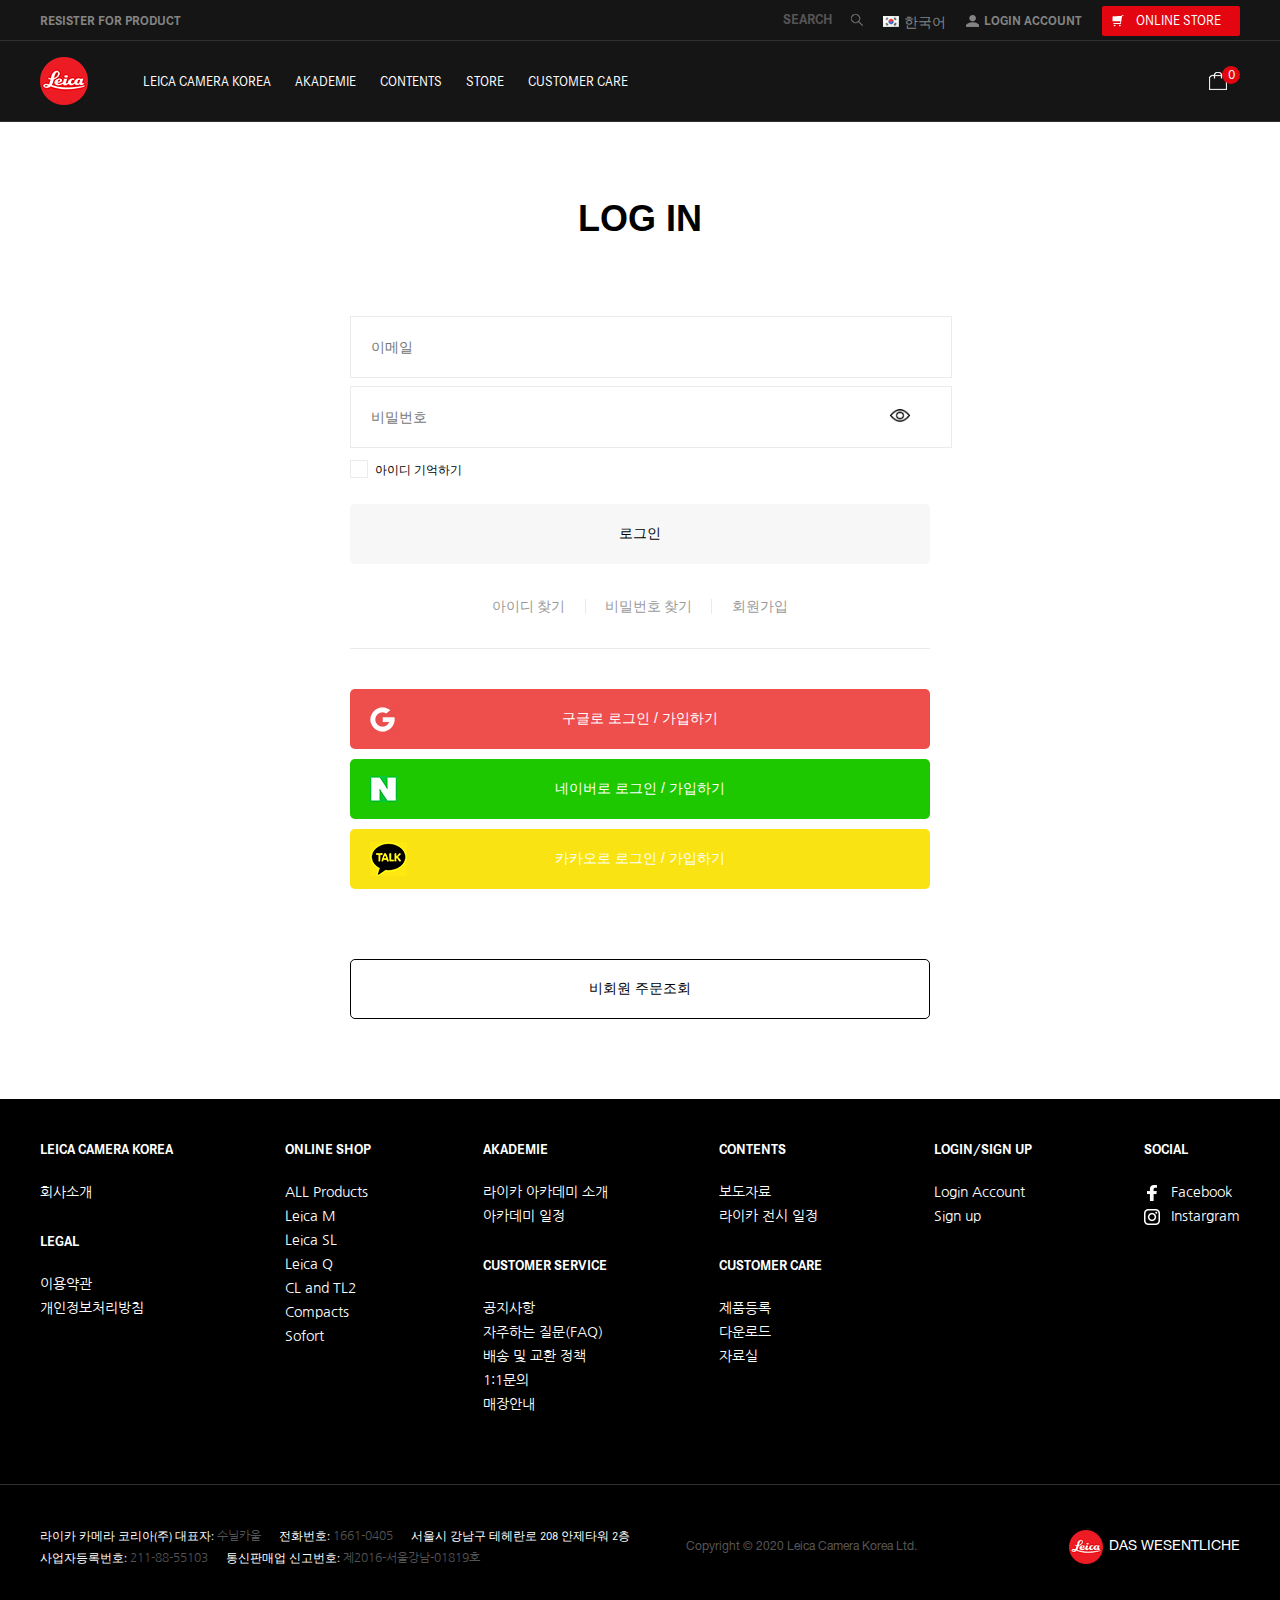
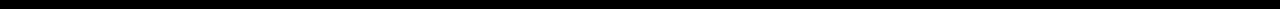
<file: login_page.html>
<!DOCTYPE html>
<html lang="en">
  <head>
      <meta charset="UTF-8">
      <title>Company infomation</title>
      <meta name="viewport" content="width=device-width, initial-scale=1">
      <link rel="stylesheet" href="css/initial.min.css">
      <link rel="stylesheet" href="css/style.css">
      <link rel="stylesheet" href="css/login_page.css">
      <link rel="stylesheet" href="js/prefix.js">
      <script src="https://ajax.googleapis.com/ajax/libs/jquery/3.5.1/jquery.min.js"></script>
      <script type="text/javascript" src="js/common.js"></script>
      <script type="text/javascript" src="js/login.js"></script>
  </head>
  <body>
    <div id="wrap">
      <header id="header">
        <div class="main upper_menu">
          <ul>
            <li>
              <a href="login_page.html">RESISTER FOR PRODUCT</a>
            </li>
            <li>
                <button id="btn_store">ONLINE STORE</button>
            </li>
            <li>
              <a href="login_page.html">LOGIN ACCOUNT</a>
            </li>
            <li>
              <a href="">한국어</a>
            </li>
            <li>
              <div class="search_area" title="off">
                <input class="search_bar" type="text" placeholder="SEARCH">
                <button class="btn_clear"></button>
              </div>
              <button class="btn_search"></button>
            </li>
          </ul>
        </div>
        <!--online store drop menu-->
        <div class="upper_drop" title="drop01">
          <div class="upper_item_wrap">
            <div class="upper_item">
              <a href="product.html">
                Leica M
                <p>순간에 더 가까이</p>
              </a>
              <ul>
                <li><a href="">Leica M10-R</a></li>
                <li><a href="">Leica M10-R</a></li>
                <li><a href="">M Lenses</a></li>
                <li><a href="">M Accessories</a></li>
              </ul>
            </div>
            <div class="upper_item">
              <a href="product.html">
                Leica SL
                <p>사진은 당신의 선택</p>
              </a>
              <ul>
                <li><a href="">Leica SL</a></li>
                <li><a href="">SL Lenses</a></li>
                <li><a href="">SL Accessories</a></li>
              </ul>
            </div>
            <div class="upper_item">
              <a href="product.html">
                Leica Q
                <p>오차가 없는 완벽함</p>
              </a>
              <ul>
                <li><a href="">Leica Q2</a></li>
                <li><a href="">Leica Q-p</a></li>
                <li><a href="">Q Accessories</a></li>
              </ul>
            </div>
            <div class="upper_item">
              <a href="product.html">
                CL & TL2
                <p>꿈은 크게 짐은 가볍게</p>
              </a>
              <ul>
                <li><a href="">Leica CL</a></li>
                <li><a href="">CL/TL Lenses</a></li>
                <li><a href="">CL/TL Accessories</a></li>
              </ul>
            </div>
            <div class="upper_item">
              <a href="product.html">
                Compact
                <p>작지만 엄청난 성능</p>
              </a>
              <ul>
                <li><a href="">C-Lux</a></li>
                <li><a href="">D-Lux7</a></li>
                <li><a href="">V-Lux5</a></li>
                <li><a href="">Compact Accessories</a></li>
              </ul>
            </div>
            <div class="upper_item">
              <a href="product.html">
                Ect.
                <p>순간을 기록한다</p>
              </a>
              <ul>
                <li><a href="">Sofort</a></li>
                <li><a href="">Sofort Accessories</a></li>
                <li><a href="">Insta360</a></li>
              </ul>
            </div>
            <div class="upper_item">
              <a href="product.html">
                All Product
                <p>라이카 카메라 한눈에 보기</p>
              </a>
            </div>
          </div>
        </div>
        <div class="main lower_menu">
          <div class="lower_wrap">
            <div class="logo"><a href="index.html"></a></div>
            <nav class="gnb">
              <ul>
                <li>
                  <a href="company_info.html">LEICA CAMERA KOREA</a>
                  <div class="lower_drop">
                    <ul>
                      <li><a href="company_info.html">회사소개</a></li>
                      <li><a href="customer_service.html">공지사항</a></li>
                      <li><a href="faq_page.html">자주하는 질문(FAQ)</a></li>
                    </ul>
                  </div>
                </li>
                <li>
                  <a href="akademie.html">AKADEMIE</a>
                  <div class="lower_drop">
                    <ul>
                      <li><a href="">라이카 아카데미 소개</a></li>
                      <li><a href="">아카데미 일정</a></li>
                    </ul>
                  </div>
                </li>
                <li>
                  <a href="news.html">CONTENTS</a>
                  <div class="lower_drop">
                    <ul>
                      <li><a href="news.html">보도자료</a></li>
                      <li><a href="exhibition.html">라이카 전시 일정</a></li>
                    </ul>
                  </div>
                </li>
                <li>
                  <a href="store.html">STORE</a>
                </li>
                <li>
                  <a href="login_page.html">CUSTOMER CARE</a>
                  <div class="lower_drop">
                    <ul>
                      <li><a href="login_page.html">제품등록</a></li>
                      <li><a href="">다운로드</a></li>
                      <li><a href="data_library.html">자료실</a></li>
                      <li><a href="login_page.html">스토어 온·오프라인 상담 예약/조회</a></li>
                    </ul>
                  </div>
                </li>
              </ul>
            </nav>
            <div class="cart">
              <a href="">0</a>
            </div>
          </div>
        </div>
      </header>
      <div id="login_page_wrap">
        <div class="login_page_inner">
          <div class="login_box_wrap">
            <h2>LOG IN</h2>
            <div class="input_box">
              <input type="text" placeholder="이메일">
            </div>
            <div class="input_box">
              <input type="text" placeholder="비밀번호">
              <button class="blind_btn"><span></span></button>
            </div>
            <div class="remember_box">
              <input id="memory_id" type="checkbox" name="" value="">
              <label for="memory_id">아이디 기억하기</label>
            </div>
            <div class="login_btn">
              <button>로그인</button>
            </div>
            <div class="member_service">
              <ul>
                <li><a href="">아이디 찾기</a></li>
                <li><a href="">비밀번호 찾기</a></li>
                <li><a href="">회원가입</a></li>
              </ul>
            </div>
            <div class="sns_box">
              <button class="google_btn">구글로 로그인 / 가입하기</button>
              <button class="naver_btn">네이버로 로그인 / 가입하기</button>
              <button class="kakao_btn">카카오로 로그인 / 가입하기</button>
            </div>
            <div class="nomember_box">
              <button class="non_member_btn">비회원 주문조회</button>
            </div>
          </div>
        </div>
      </div>
      <footer id="footer">
        <div class="site_map_wrap">
          <nav class="site_map">
            <div class="map_inner">
              <div class="map_item">
                <p class="map_header">LEICA CAMERA KOREA</p>
                <ul>
                  <li><a href="company_info.html">회사소개</a></li>
                </ul>
              </div>
              <div class="map_item">
                <p class="map_header">LEGAL</p>
                <ul>
                  <li><a href="">이용약관</a></li>
                  <li><a href="">개인정보처리방침</a></li>
                </ul>
              </div>
            </div class="map_inner">
            <div class="map_inner">
              <div class="map_item">
                <p class="map_header">ONLINE SHOP</p>
                <ul>
                  <li><a href="product.html">ALL Products</a></li>
                  <li><a href="product.html">Leica M</a></li>
                  <li><a href="product.html">Leica SL</a></li>
                  <li><a href="product.html">Leica Q</a></li>
                  <li><a href="product.html">CL and TL2</a></li>
                  <li><a href="product.html">Compacts</a></li>
                  <li><a href="product.html">Sofort</a></li>
                </ul>
              </div>
            </div>
            <div class="map_inner">
              <div class="map_item">
                <p class="map_header">AKADEMIE</p>
                <ul>
                  <li><a href="">라이카 아카데미 소개</a></li>
                  <li><a href="akademie.html">아카데미 일정</a></li>
                </ul>
              </div>
              <div class="map_item">
                <p class="map_header">CUSTOMER SERVICE</p>
                <ul>
                  <li></li>
                  <li><a href="customer_service.html">공지사항</a></li>
                  <li><a href="faq_page.html">자주하는 질문(FAQ)</a></li>
                  <li><a href="delivery.html">배송 및 교환 정책</a></li>
                  <li><a href="login_page.html">1:1문의</a></li>
                  <li><a href="store.html">매장안내</a></li>
                </ul>
              </div>
            </div>
            <div class="map_inner">
              <div class="map_item">
                <p class="map_header">CONTENTS</p>
                <ul>
                  <li><a href="news.html">보도자료</a></li>
                  <li><a href="exhibition.html">라이카 전시 일정</a></li>
                </ul>
              </div>
              <div class="map_item">
                <p class="map_header">CUSTOMER CARE</p>
                <ul>
                  <li><a href="login_page.html">제품등록</a></li>
                  <li><a href="">다운로드</a></li>
                  <li><a href="data_library.html">자료실</a></li>
                </ul>
              </div>
            </div>
            <div class="map_inner">
              <div class="map_item">
                <p class="map_header">LOGIN/SIGN UP</p>
                <ul>
                  <li><a href="login_page.html">Login Account</a></li>
                  <li><a href="login_page.html">Sign up</a></li>
                </ul>
              </div>
            </div>
            <div class="map_inner">
              <div class="map_item">
                <p class="map_header">SOCIAL</p>
                <ul>
                  <li><a href="">Facebook</a></li>
                  <li><a href="">Instargram</a></li>
                </ul>
              </div>
            </div>
          </nav>
        </div>
        <div class="company_info_wrap">
          <div class="company_info">
            <div class="footer_adress_wrap">
              <div class="footer_adress_content">
                <p class="footer_adress">라이카 카메라 코리아(주) 대표자:&nbsp</p><p class="footer_adress_value">수닐카울</p>
              </div>
              <div class="footer_adress_content">
                <p class="footer_adress">전화번호:&nbsp</p><p class="footer_adress_value">1661-0405</p>
              </div>
              <div class="footer_adress_content">
                <p class="footer_adress">서울시 강남구 테헤란로 208 안제타워 2층</p>
              </div>
              <div class="footer_adress_content">
                <p class="footer_adress">사업자등록번호:&nbsp</p><p class="footer_adress_value">211-88-55103</p>
              </div>
              <div class="footer_adress_content">
                <p class="footer_adress">통신판매업 신고번호:&nbsp</p><p class="footer_adress_value">제2016-서울강남-01819호</p>
              </div>
            </div>
            <p class="copyright">Copyright © 2020 Leica Camera Korea Ltd.</p>
            <a class="footer_logo">DAS WESENTLICHE</a>
          </div>
        </div>
      </footer>
    </div>
  </body>
</html>
</file>
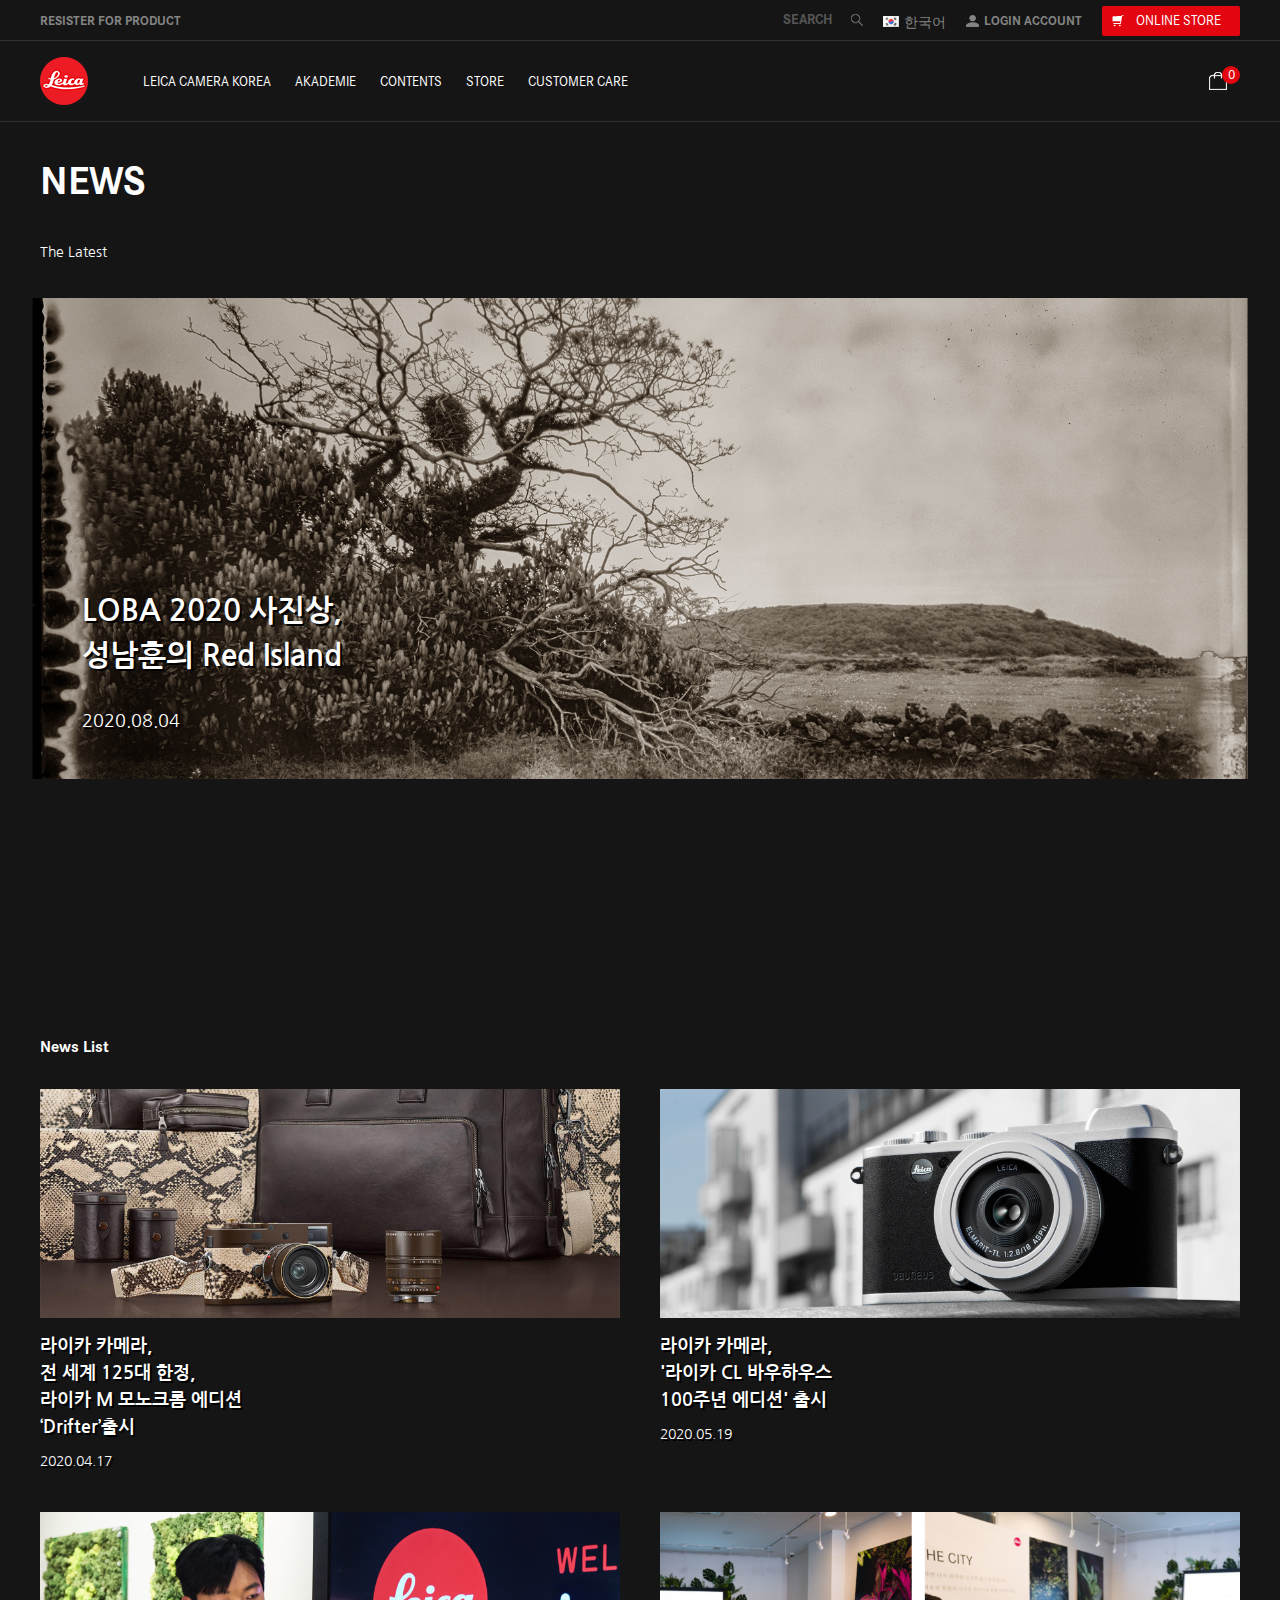
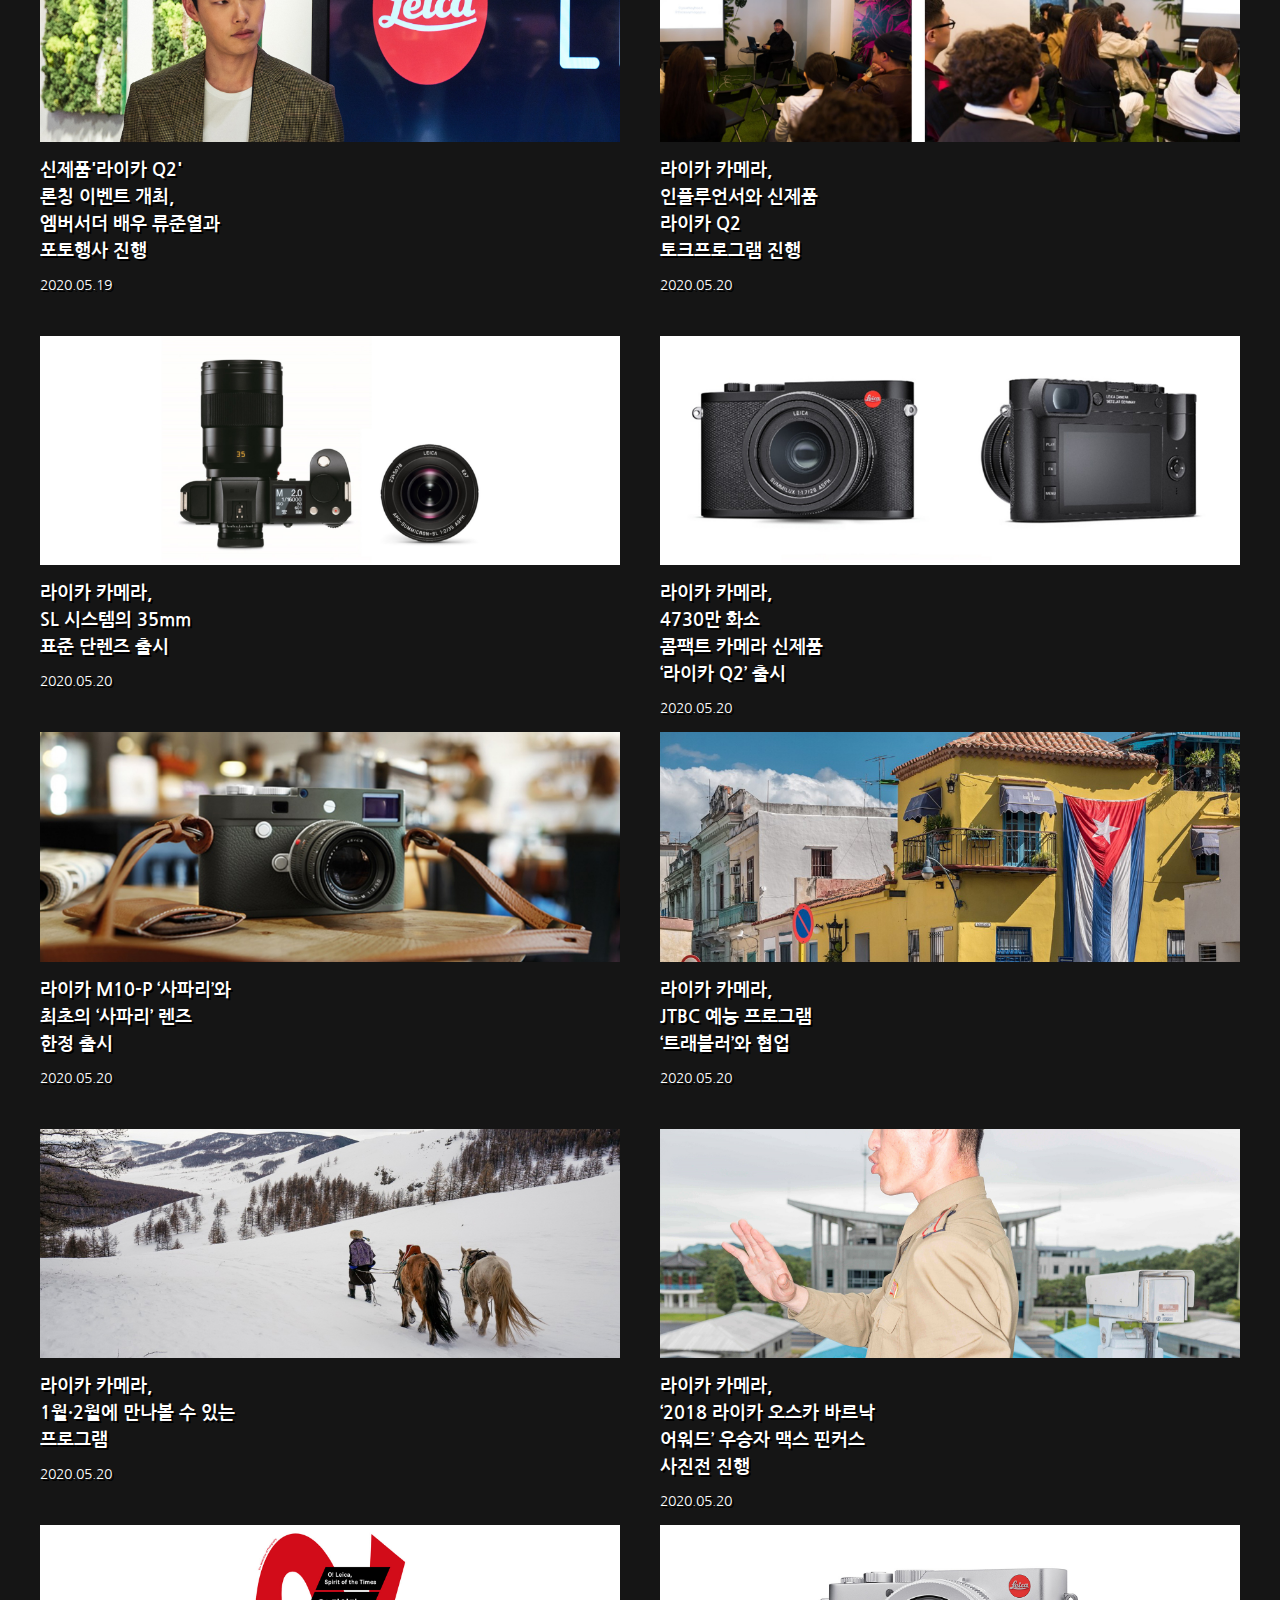
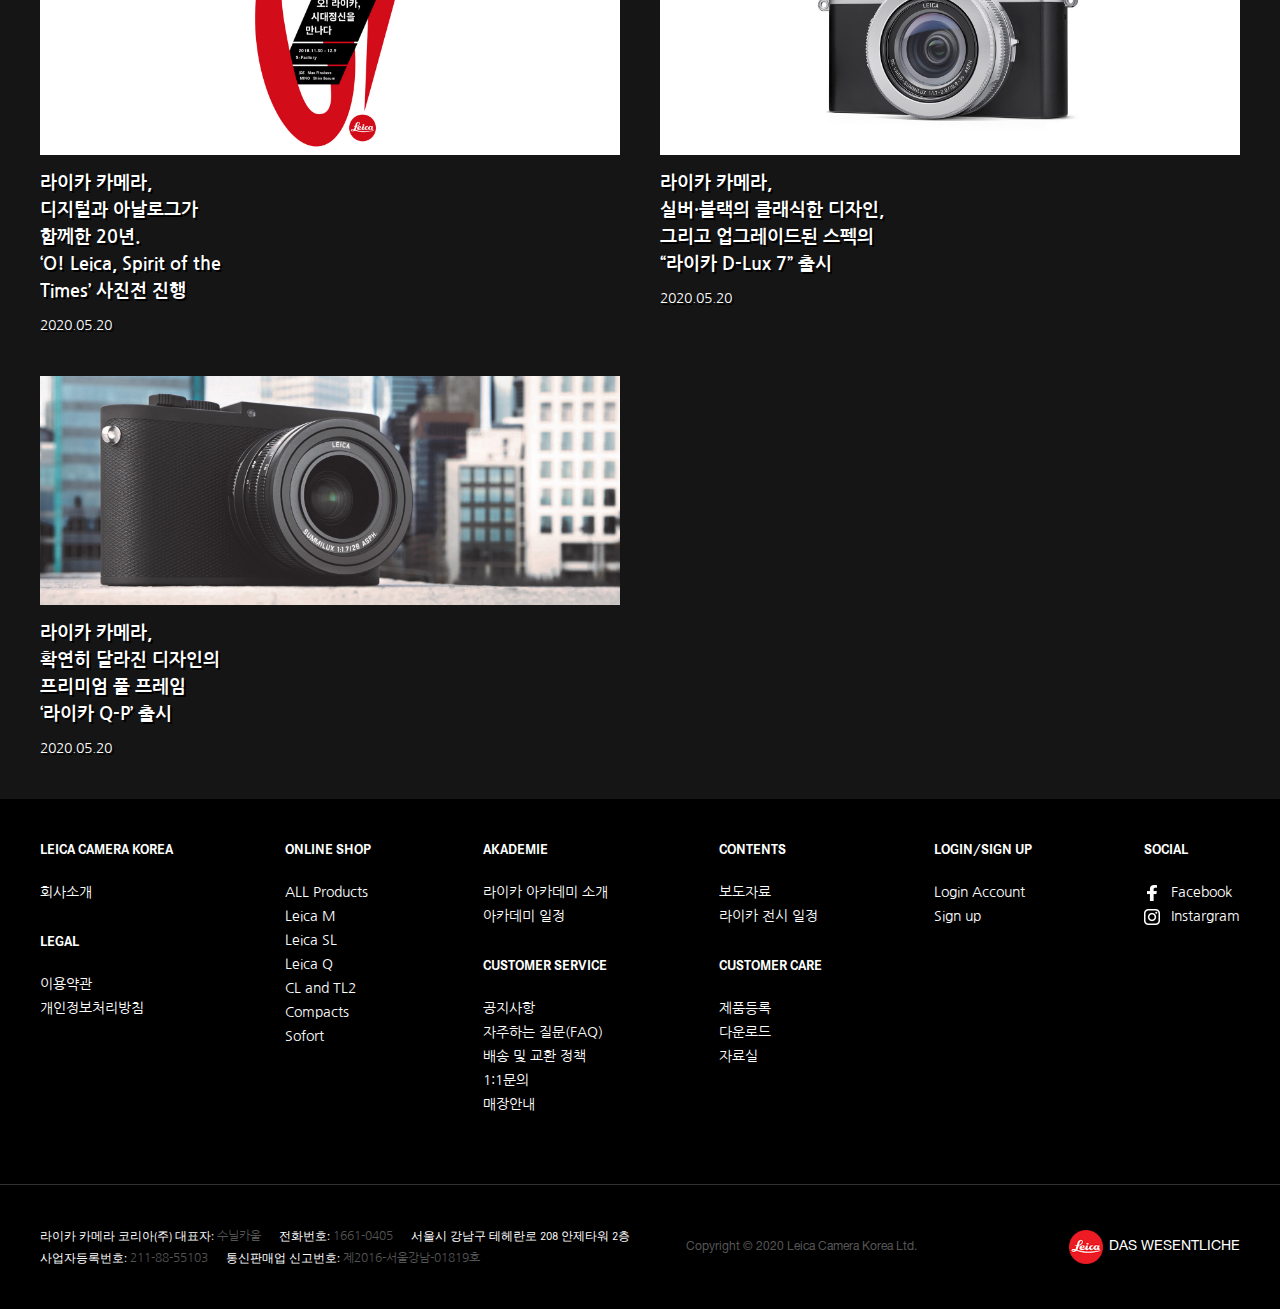
<file: news.html>
<!DOCTYPE html>
<html lang="en">
  <head>
      <meta charset="UTF-8">
      <title>Company infomation</title>
      <meta name="viewport" content="width=device-width, initial-scale=1">
      <link rel="stylesheet" href="css/initial.min.css">
      <link rel="stylesheet" href="css/style.css">
      <link rel="stylesheet" href="css/news.css">
      <link rel="stylesheet" href="js/prefix.js">
      <script src="https://ajax.googleapis.com/ajax/libs/jquery/3.5.1/jquery.min.js"></script>
      <script type="text/javascript" src="js/common.js"></script>
  </head>
  <body>
    <div id="wrap">
      <header id="header">
        <div class="main upper_menu">
          <ul>
            <li>
              <a href="login_page.html">RESISTER FOR PRODUCT</a>
            </li>
            <li>
                <button id="btn_store">ONLINE STORE</button>
            </li>
            <li>
              <a href="login_page.html">LOGIN ACCOUNT</a>
            </li>
            <li>
              <a href="">한국어</a>
            </li>
            <li>
              <div class="search_area" title="off">
                <input class="search_bar" type="text" placeholder="SEARCH">
                <button class="btn_clear"></button>
              </div>
              <button class="btn_search"></button>
            </li>
          </ul>
        </div>
        <!--online store drop menu-->
        <div class="upper_drop" title="drop01">
          <div class="upper_item_wrap">
            <div class="upper_item">
              <a href="product.html">
                Leica M
                <p>순간에 더 가까이</p>
              </a>
              <ul>
                <li><a href="">Leica M10-R</a></li>
                <li><a href="">Leica M10-R</a></li>
                <li><a href="">M Lenses</a></li>
                <li><a href="">M Accessories</a></li>
              </ul>
            </div>
            <div class="upper_item">
              <a href="product.html">
                Leica SL
                <p>사진은 당신의 선택</p>
              </a>
              <ul>
                <li><a href="">Leica SL</a></li>
                <li><a href="">SL Lenses</a></li>
                <li><a href="">SL Accessories</a></li>
              </ul>
            </div>
            <div class="upper_item">
              <a href="product.html">
                Leica Q
                <p>오차가 없는 완벽함</p>
              </a>
              <ul>
                <li><a href="">Leica Q2</a></li>
                <li><a href="">Leica Q-p</a></li>
                <li><a href="">Q Accessories</a></li>
              </ul>
            </div>
            <div class="upper_item">
              <a href="product.html">
                CL & TL2
                <p>꿈은 크게 짐은 가볍게</p>
              </a>
              <ul>
                <li><a href="">Leica CL</a></li>
                <li><a href="">CL/TL Lenses</a></li>
                <li><a href="">CL/TL Accessories</a></li>
              </ul>
            </div>
            <div class="upper_item">
              <a href="product.html">
                Compact
                <p>작지만 엄청난 성능</p>
              </a>
              <ul>
                <li><a href="">C-Lux</a></li>
                <li><a href="">D-Lux7</a></li>
                <li><a href="">V-Lux5</a></li>
                <li><a href="">Compact Accessories</a></li>
              </ul>
            </div>
            <div class="upper_item">
              <a href="product.html">
                Ect.
                <p>순간을 기록한다</p>
              </a>
              <ul>
                <li><a href="">Sofort</a></li>
                <li><a href="">Sofort Accessories</a></li>
                <li><a href="">Insta360</a></li>
              </ul>
            </div>
            <div class="upper_item">
              <a href="product.html">
                All Product
                <p>라이카 카메라 한눈에 보기</p>
              </a>
            </div>
          </div>
        </div>
        <div class="main lower_menu">
          <div class="lower_wrap">
            <div class="logo"><a href="index.html"></a></div>
            <nav class="gnb">
              <ul>
                <li>
                  <a href="company_info.html">LEICA CAMERA KOREA</a>
                  <div class="lower_drop">
                    <ul>
                      <li><a href="company_info.html">회사소개</a></li>
                      <li><a href="customer_service.html">공지사항</a></li>
                      <li><a href="faq_page.html">자주하는 질문(FAQ)</a></li>
                      <li><a href=""></a></li>
                    </ul>
                  </div>
                </li>
                <li>
                  <a href="akademie.html">AKADEMIE</a>
                  <div class="lower_drop">
                    <ul>
                      <li><a href="">라이카 아카데미 소개</a></li>
                      <li><a href="akademie.html">아카데미 일정</a></li>
                    </ul>
                  </div>
                </li>
                <li>
                  <a href="news.html">CONTENTS</a>
                  <div class="lower_drop">
                    <ul>
                      <li><a href="news.html">보도자료</a></li>
                      <li><a href="exhibition.html">라이카 전시 일정</a></li>
                    </ul>
                  </div>
                </li>
                <li>
                  <a href="store.html">STORE</a>
                </li>
                <li>
                  <a href="login_page.html">CUSTOMER CARE</a>
                  <div class="lower_drop">
                    <ul>
                      <li><a href="login_page.html">제품등록</a></li>
                      <li><a href="">다운로드</a></li>
                      <li><a href="data_library.html">자료실</a></li>
                      <li><a href="login_page.html">스토어 온·오프라인 상담 예약/조회</a></li>
                    </ul>
                  </div>
                </li>
              </ul>
            </nav>
            <div class="cart">
              <a href="">0</a>
            </div>
          </div>
        </div>
      </header>
      <div id="news_wrap">
        <div class="news_wrap_inner">
          <div class="news_main_article">
            <div class="article_title">
              <h2>NEWS</h2>
              <p>The Latest</p>
            </div>
            <div class="article_img">
              <a href="">
                <img src="./image/news_page/main_article.jpg" alt="">
                <div class="article_img_desc">
                  <p class="title">LOBA 2020 사진상,<br>성남훈의 Red Island</p>
                  <p class="data">2020.08.04</p>
                </div>
              </a>
            </div>
          </div>
          <div class="article_list">
            <ul>
              <h2>News List</h2>
              <li>
                <a href="">
                  <img src="./image/news_page/press_list_01.jpg" alt="">
                  <p class="title">라이카 카메라,<br>전 세계 125대 한정,<br>라이카 M 모노크롬 에디션<br>‘Drifter’출시</p>
                  <p class="data">2020.04.17</p>
                </a>
              </li>
              <li>
                <a href="">
                  <img src="./image/news_page/press_list_02.jpg" alt="">
                  <p class="title">라이카 카메라,<br>'라이카 CL 바우하우스<br>100주년 에디션' 출시</p>
                  <p class="data">2020.05.19</p>
                </a>
              </li>
              <li>
                <a href="">
                  <img src="./image/news_page/press_list_03.jpg" alt="">
                  <p class="title">신제품'라이카 Q2'<br>론칭 이벤트 개최,<br>엠버서더 배우 류준열과<br>포토행사 진행</p>
                  <p class="data">2020.05.19</p>
                </a>
              </li>
              <li>
                <a href="">
                  <img src="./image/news_page/press_list_04.jpg" alt="">
                  <p class="title">라이카 카메라,<br>인플루언서와 신제품<br>라이카 Q2<br>토크프로그램 진행</p>
                  <p class="data">2020.05.20</p>
                </a>
              </li>
              <li>
                <a href="">
                  <img src="./image/news_page/press_list_05.jpg" alt="">
                  <p class="title">라이카 카메라,<br>SL 시스템의 35mm<br>표준 단렌즈 출시</p>
                  <p class="data">2020.05.20</p>
                </a>
              </li>
              <li>
                <a href="">
                  <img src="./image/news_page/press_list_06.jpg" alt="">
                  <p class="title">라이카 카메라,<br>4730만 화소<br>콤팩트 카메라 신제품<br>‘라이카 Q2’ 출시</p>
                  <p class="data">2020.05.20</p>
                </a>
              </li>
              <li>
                <a href="">
                  <img src="./image/news_page/press_list_07.jpg" alt="">
                  <p class="title">라이카 M10-P ‘사파리’와<br>최초의 ‘사파리’ 렌즈<br>한정 출시</p>
                  <p class="data">2020.05.20</p>
                </a>
              </li>
              <li>
                <a href="">
                  <img src="./image/news_page/press_list_08.jpg" alt="">
                  <p class="title">라이카 카메라,<br>JTBC 예능 프로그램<br>‘트래블러’와 협업</p>
                  <p class="data">2020.05.20</p>
                </a>
              </li>
              <li>
                <a href="">
                  <img src="./image/news_page/press_list_09.jpg" alt="">
                  <p class="title">라이카 카메라,<br>1월·2월에 만나볼 수 있는<br>프로그램</p>
                  <p class="data">2020.05.20</p>
                </a>
              </li>
              <li>
                <a href="">
                  <img src="./image/news_page/press_list_10.jpg" alt="">
                  <p class="title">라이카 카메라,<br>‘2018 라이카 오스카 바르낙<br>어워드’ 우승자 맥스 핀커스<br>사진전 진행</p>
                  <p class="data">2020.05.20</p>
                </a>
              </li>
              <li>
                <a href="">
                  <img src="./image/news_page/press_list_11.jpg" alt="">
                  <p class="title">라이카 카메라,<br>디지털과 아날로그가<br>함께한 20년.<br>‘O! Leica, Spirit of the<br>Times’ 사진전 진행</p>
                  <p class="data">2020.05.20</p>
                </a>
              </li>
              <li>
                <a href="">
                  <img src="./image/news_page/press_list_12.jpg" alt="">
                  <p class="title">라이카 카메라,<br>실버·블랙의 클래식한 디자인,<br>그리고 업그레이드된 스펙의<br>“라이카 D-Lux 7” 출시</p>
                  <p class="data">2020.05.20</p>
                </a>
              </li>
              <li>
                <a href="">
                  <img src="./image/news_page/press_list_13.jpg" alt="">
                  <p class="title">라이카 카메라,<br>확연히 달라진 디자인의<br>프리미엄 풀 프레임<br>‘라이카 Q-P’ 출시</p>
                  <p class="data">2020.05.20</p>
                </a>
              </li>
            </ul>
          </div>
        </div>
      </div>
      <footer id="footer">
        <div class="site_map_wrap">
          <nav class="site_map">
            <div class="map_inner">
              <div class="map_item">
                <p class="map_header">LEICA CAMERA KOREA</p>
                <ul>
                  <li><a href="company_info.html">회사소개</a></li>
                </ul>
              </div>
              <div class="map_item">
                <p class="map_header">LEGAL</p>
                <ul>
                  <li><a href="">이용약관</a></li>
                  <li>  <a href="">개인정보처리방침</a></li>
                </ul>
              </div>
            </div class="map_inner">
            <div class="map_inner">
              <div class="map_item">
                <p class="map_header">ONLINE SHOP</p>
                <ul>
                  <li><a href="product.html">ALL Products</a></li>
                  <li><a href="product.html">Leica M</a></li>
                  <li><a href="product.html">Leica SL</a></li>
                  <li><a href="product.html">Leica Q</a></li>
                  <li><a href="product.html">CL and TL2</a></li>
                  <li><a href="product.html">Compacts</a></li>
                  <li><a href="product.html">Sofort</a></li>
                </ul>
              </div>
            </div>
            <div class="map_inner">
              <div class="map_item">
                <p class="map_header">AKADEMIE</p>
                <ul>
                  <li><a href="">라이카 아카데미 소개</a></li>
                  <li><a href="akademie.html">아카데미 일정</a></li>
                </ul>
              </div>
              <div class="map_item">
                <p class="map_header">CUSTOMER SERVICE</p>
                <ul>
                  <li></li>
                  <li><a href="customer_service.html">공지사항</a></li>
                  <li><a href="faq_page.html">자주하는 질문(FAQ)</a></li>
                  <li><a href="delivery.html">배송 및 교환 정책</a></li>
                  <li><a href="login_page.html">1:1문의</a></li>
                  <li><a href="store.html">매장안내</a></li>
                </ul>
              </div>
            </div>
            <div class="map_inner">
              <div class="map_item">
                <p class="map_header">CONTENTS</p>
                <ul>
                  <li><a href="news.html">보도자료</a></li>
                  <li><a href="exhibition.html">라이카 전시 일정</a></li>
                </ul>
              </div>
              <div class="map_item">
                <p class="map_header">CUSTOMER CARE</p>
                <ul>
                  <li><a href="login_page.html">제품등록</a></li>
                  <li><a href="">다운로드</a></li>
                  <li><a href="data_library.html">자료실</a></li>
                </ul>
              </div>
            </div>
            <div class="map_inner">
              <div class="map_item">
                <p class="map_header">LOGIN/SIGN UP</p>
                <ul>
                  <li><a href="login_page.html">Login Account</a></li>
                  <li><a href="login_page.html">Sign up</a></li>
                </ul>
              </div>
            </div>
            <div class="map_inner">
              <div class="map_item">
                <p class="map_header">SOCIAL</p>
                <ul>
                  <li><a href="">Facebook</a></li>
                  <li><a href="">Instargram</a></li>
                </ul>
              </div>
            </div>
          </nav>
        </div>
        <div class="company_info_wrap">
          <div class="company_info">
            <div class="footer_adress_wrap">
              <div class="footer_adress_content">
                <p class="footer_adress">라이카 카메라 코리아(주) 대표자:&nbsp</p><p class="footer_adress_value">수닐카울</p>
              </div>
              <div class="footer_adress_content">
                <p class="footer_adress">전화번호:&nbsp</p><p class="footer_adress_value">1661-0405</p>
              </div>
              <div class="footer_adress_content">
                <p class="footer_adress">서울시 강남구 테헤란로 208 안제타워 2층</p>
              </div>
              <div class="footer_adress_content">
                <p class="footer_adress">사업자등록번호:&nbsp</p><p class="footer_adress_value">211-88-55103</p>
              </div>
              <div class="footer_adress_content">
                <p class="footer_adress">통신판매업 신고번호:&nbsp</p><p class="footer_adress_value">제2016-서울강남-01819호</p>
              </div>
            </div>
            <p class="copyright">Copyright © 2020 Leica Camera Korea Ltd.</p>
            <a class="footer_logo">DAS WESENTLICHE</a>
          </div>
        </div>
      </footer>
    </div>
  </body>
</html>
</file>
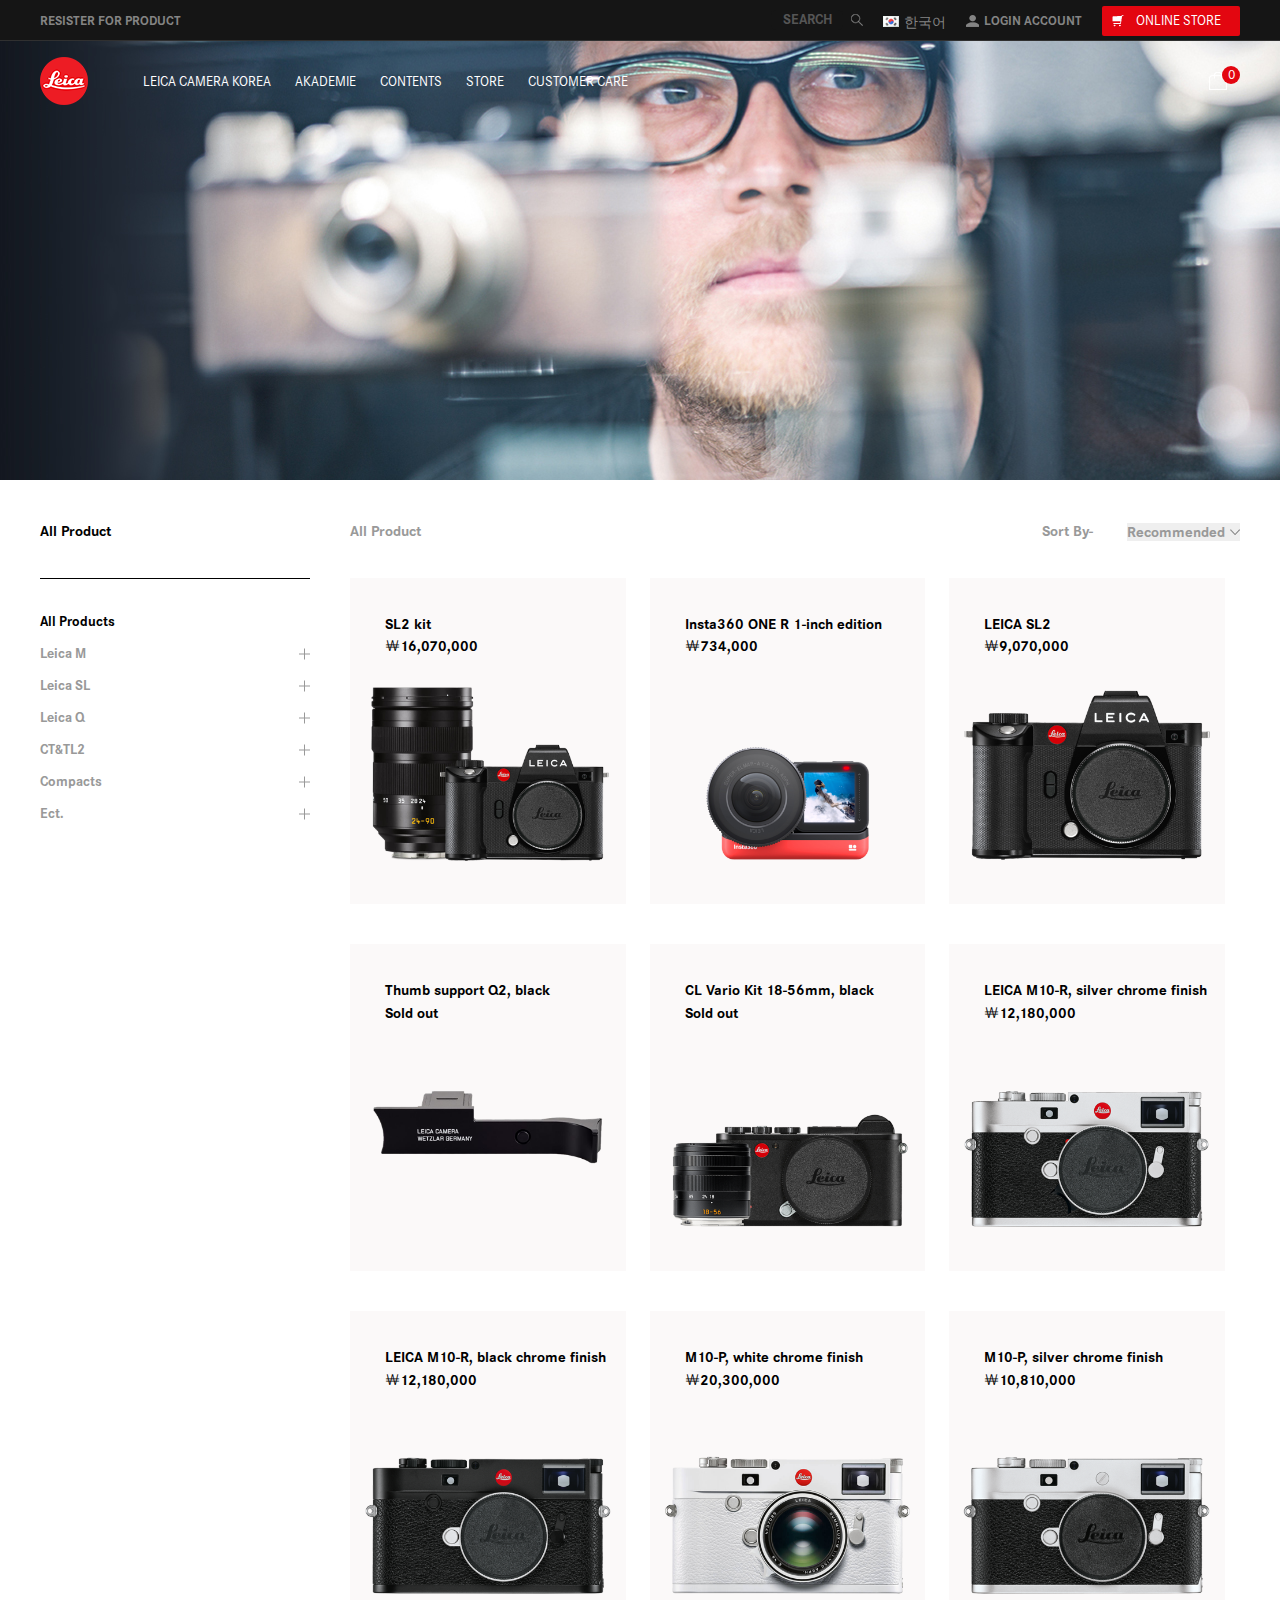
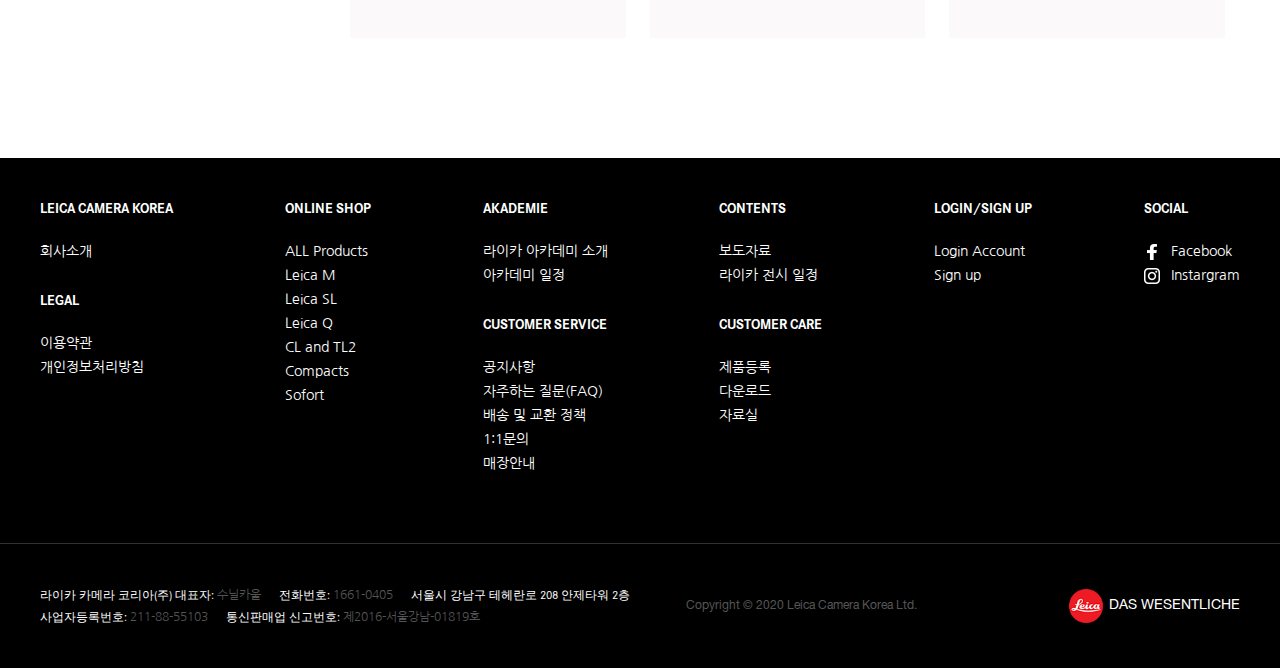
<file: product.html>
<!DOCTYPE html>
<html lang="en">
  <head>
      <meta charset="UTF-8">
      <title>Product</title>
      <meta name="viewport" content="width=device-width, initial-scale=1">
      <link rel="stylesheet" href="css/initial.min.css">
      <link rel="stylesheet" href="css/style.css">
      <link rel="stylesheet" href="css/product.css">
      <link rel="stylesheet" href="js/prefix.js">
      <script src="https://ajax.googleapis.com/ajax/libs/jquery/3.5.1/jquery.min.js"></script>
      <script type="text/javascript" src="js/common.js"></script>
      <script type="text/javascript" src="js/product.js"></script>
  </head>
  <body>
    <div id="wrap">
      <header id="header">
        <div class="main upper_menu">
          <ul>
            <li>
              <a href="login_page.html">RESISTER FOR PRODUCT</a>
            </li>
            <li>
                <button id="btn_store">ONLINE STORE</button>
            </li>
            <li>
              <a href="login_page.html">LOGIN ACCOUNT</a>
            </li>
            <li>
              <a href="">한국어</a>
            </li>
            <li>
              <div class="search_area" title="off">
                <input class="search_bar" type="text" placeholder="SEARCH">
                <button class="btn_clear"></button>
              </div>
              <button class="btn_search"></button>
            </li>
          </ul>
        </div>
        <!--online store drop menu-->
        <div class="upper_drop" title="drop01">
          <div class="upper_item_wrap">
            <div class="upper_item">
              <a href="product.html">
                Leica M
                <p>순간에 더 가까이</p>
              </a>
              <ul>
                <li><a href="">Leica M10-R</a></li>
                <li><a href="">Leica M10-R</a></li>
                <li><a href="">M Lenses</a></li>
                <li><a href="">M Accessories</a></li>
              </ul>
            </div>
            <div class="upper_item">
              <a href="product.html">
                Leica SL
                <p>사진은 당신의 선택</p>
              </a>
              <ul>
                <li><a href="">Leica SL</a></li>
                <li><a href="">SL Lenses</a></li>
                <li><a href="">SL Accessories</a></li>
              </ul>
            </div>
            <div class="upper_item">
              <a href="product.html">
                Leica Q
                <p>오차가 없는 완벽함</p>
              </a>
              <ul>
                <li><a href="">Leica Q2</a></li>
                <li><a href="">Leica Q-p</a></li>
                <li><a href="">Q Accessories</a></li>
              </ul>
            </div>
            <div class="upper_item">
              <a href="product.html">
                CL & TL2
                <p>꿈은 크게 짐은 가볍게</p>
              </a>
              <ul>
                <li><a href="">Leica CL</a></li>
                <li><a href="">CL/TL Lenses</a></li>
                <li><a href="">CL/TL Accessories</a></li>
              </ul>
            </div>
            <div class="upper_item">
              <a href="product.html">
                Compact
                <p>작지만 엄청난 성능</p>
              </a>
              <ul>
                <li><a href="">C-Lux</a></li>
                <li><a href="">D-Lux7</a></li>
                <li><a href="">V-Lux5</a></li>
                <li><a href="">Compact Accessories</a></li>
              </ul>
            </div>
            <div class="upper_item">
              <a href="product.html">
                Ect.
                <p>순간을 기록한다</p>
              </a>
              <ul>
                <li><a href="">Sofort</a></li>
                <li><a href="">Sofort Accessories</a></li>
                <li><a href="">Insta360</a></li>
              </ul>
            </div>
            <div class="upper_item">
              <a href="product.html">
                All Product
                <p>라이카 카메라 한눈에 보기</p>
              </a>
            </div>
          </div>
        </div>
        <div class="main lower_menu">
          <div class="lower_wrap">
            <div class="logo"><a href="index.html"></a></div>
            <nav class="gnb">
              <ul>
                <li>
                  <a href="company_info.html">LEICA CAMERA KOREA</a>
                  <div class="lower_drop">
                    <ul>
                      <li><a href="company_info.html">회사소개</a></li>
                      <li><a href="customer_service.html">공지사항</a></li>
                      <li><a href="faq_page.html">자주하는 질문(FAQ)</a></li>
                    </ul>
                  </div>
                </li>
                <li>
                  <a href="akademie.html">AKADEMIE</a>
                  <div class="lower_drop">
                    <ul>
                      <li><a href="">라이카 아카데미 소개</a></li>
                      <li><a href="">아카데미 일정</a></li>
                    </ul>
                  </div>
                </li>
                <li>
                  <a href="news.html">CONTENTS</a>
                  <div class="lower_drop">
                    <ul>
                      <li><a href="news.html">보도자료</a></li>
                      <li><a href="exhibition.html">라이카 전시 일정</a></li>
                    </ul>
                  </div>
                </li>
                <li>
                  <a href="store.html">STORE</a>
                </li>
                <li>
                  <a href="login_page.html">CUSTOMER CARE</a>
                  <div class="lower_drop">
                    <ul>
                      <li><a href="login_page.html">제품등록</a></li>
                      <li><a href="">다운로드</a></li>
                      <li><a href="data_library.html">자료실</a></li>
                      <li><a href="login_page.html">스토어 온·오프라인 상담 예약/조회</a></li>
                    </ul>
                  </div>
                </li>
              </ul>
            </nav>
            <div class="cart">
              <a href="">0</a>
            </div>
          </div>
        </div>
      </header>
      <div id="product_container">
        <div class="product_banner">
          <img class="on" src="image/product/200608_img_all_list_d.jpg" alt="">
          <img src="image/product/PcCateImg_108_20200608114407.jpg" alt="">
          <img src="image/product/PcCateImg_110_20200608114321.jpg" alt="">
          <img src="image/product/PcCateImg_112_20200525173602.jpg" alt="">
          <img src="image/product/PcCateImg_114_20200608114158.jpg" alt="">
          <img src="image/product/PcCateImg_116_20200608115744.jpg" alt="">
          <img src="image/product/PcCateImg_117_20200608123115.jpg" alt="">
        </div>
        <div class="product_content">
          <nav class="product_lnb">
            <p class="product_menu_title">All Product</p>
            <ul class="product_category_box">
              <li class="product_category">
                <a href="" >All Products</a>
              </li>
              <li class="product_category">
                <a href="">Leica M</a>
                <ul class="product_submenu">
                  <li><a href="">All Product</a></li>
                  <li><a href="">Leica M10-R</a></li>
                  <li><a href="">Leica M10-P</a></li>
                  <li><a href="">M Lenses</a></li>
                  <li><a href="">M Accessories</a></li>
                </ul>
              </li>
              <li class="product_category">
                <a href="">Leica SL</a>
                <ul class="product_submenu">
                  <li><a href="">All Product</a></li>
                  <li><a href="">Leica SL</a></li>
                  <li><a href="">SL Lenses</a></li>
                  <li><a href="">SL Accessories</a></li>
                </ul>
              </li>
              <li class="product_category">
                <a href="">Leica Q</a>
                <ul class="product_submenu">
                  <li><a href="">All Product</a></li>
                  <li><a href="">Leica Q2</a></li>
                  <li><a href="">Leica Q</a></li>
                  <li><a href="">Q Accessories</a></li>
                </ul>
              </li>
              <li class="product_category">
                <a href="">CT&#38;TL2</a>
                <ul class="product_submenu">
                  <li><a href="">All Product</a></li>
                  <li><a href="">Leica CL</a></li>
                  <li><a href="">Lenses</a></li>
                  <li><a href="">Accessories</a></li>
                </ul>
              </li>
              <li class="product_category">
                <a href="">Compacts</a>
                <ul class="product_submenu">
                  <li><a href="">All Product</a></li>
                  <li><a href="">C-Lux</a></li>
                  <li><a href="">D-Lux7</a></li>
                  <li><a href="">V-Lux5</a></li>
                  <li><a href="">Accessories</a></li>
                </ul>
              </li>
              <li class="product_category">
                <a href="">Ect.</a>
                <ul class="product_submenu">
                  <li><a href="">All Product</a></li>
                  <li><a href="">Sofort</a></li>
                  <li><a href="">Accessories</a></li>
                  <li><a href="">Insta360</a></li>
                </ul>
              </li>
            </ul>
          </nav>
          <div class="product_item_wrap">
            <div class="product_item_title">
              <p class="page_name">All Product</p>
              <div class="sort_box">
                <label for="sort_by">Sort By-</label>
                <select name="" id="sort_by">
                  <option value="">Recommended</option>
                  <option value="">Newest</option>
                  <option value="">Price(low-high)</option>
                  <option value="">Price(high-low)</option>
                </select>
              </div>
            </div>
            <!--lnb 메뉴  All product-->
            <div class="product_item_content on">
              <ul>
                <li>
                  <a href="">
                    <div class="item_text">
                      <p class="item_name">SL2 kit</p>
                      <p class="item_price">￦16,070,000</p>
                    </div>
                    <img src="image/product/202009_kit.png" alt="">
                  </a>
                </li>
                <li>
                  <a href="">
                    <div class="item_text">
                      <p class="item_name">Insta360 ONE R 1-inch edition</p>
                      <p class="item_price">￦734,000</p>
                    </div>
                    <img src="image/product/17001.png" alt="">
                  </a>
                </li>
                <li>
                  <a href="">
                    <div class="item_text">
                      <p class="item_name">LEICA SL2</p>
                      <p class="item_price">￦9,070,000</p>
                    </div>
                    <img src="image/product/10856.png" alt="">
                  </a>
                </li>
                <li>
                  <a href="">
                    <div class="item_text">
                      <p class="item_name">Thumb support Q2, black</p>
                      <p class="item_price">Sold out</p>
                    </div>
                    <img src="image/product/19543.png" alt="">
                  </a>
                </li>
                <li>
                  <a href="">
                    <div class="item_text">
                      <p class="item_name">CL Vario Kit 18-56mm, black</p>
                      <p class="item_price">Sold out</p>
                    </div>
                    <img src="image/product/19305.png" alt="">
                  </a>
                </li>
                <li>
                  <a href="">
                    <div class="item_text">
                      <p class="item_name">LEICA M10-R, silver chrome finish</p>
                      <p class="item_price">￦12,180,000</p>
                    </div>
                    <img src="image/product/20003.png" alt="">
                  </a>
                </li>
                <li>
                  <a href="">
                    <div class="item_text">
                      <p class="item_name">LEICA M10-R, black chrome finish</p>
                      <p class="item_price">￦12,180,000</p>
                    </div>
                    <img src="image/product/20002.png" alt="">
                  </a>
                </li>
                <li>
                  <a href="">
                    <div class="item_text">
                      <p class="item_name">M10-P, white chrome finish</p>
                      <p class="item_price">￦20,300,000</p>
                    </div>
                    <img src="image/product/20029.png" alt="">
                  </a>
                </li>
                <li>
                  <a href="">
                    <div class="item_text">
                      <p class="item_name">M10-P, silver chrome finish</p>
                      <p class="item_price">￦10,810,000</p>
                    </div>
                    <img src="image/product/20022.png" alt="">
                  </a>
                </li>
              </ul>
            </div>
            <!--lnb 메뉴  Leica M-->
            <div class="product_item_content">
              <ul>
                <li>
                  <a href="">
                    <div class="item_text">
                      <p class="item_name">LEICA M10-R, silver chrome finish</p>
                      <p class="item_price">￦12,180,000</p>
                    </div>
                    <img src="image/product/20003.png" alt="">
                  </a>
                </li>
                <li>
                  <a href="">
                    <div class="item_text">
                      <p class="item_name">LEICA M10-R, black chrome finish</p>
                      <p class="item_price">￦12,180,000</p>
                    </div>
                    <img src="image/product/20002.png" alt="">
                  </a>
                </li>
                <li>
                  <a href="">
                    <div class="item_text">
                      <p class="item_name">M10-P, black chrome finish</p>
                      <p class="item_price">￦10,810,000</p>
                    </div>
                    <img src="image/product/20021.png" alt="">
                  </a>
                </li>
                <li>
                  <a href="">
                    <div class="item_text">
                      <p class="item_name">M10-P, white chrome finish</p>
                      <p class="item_price">￦20,300,000</p>
                    </div>
                    <img src="image/product/20029.png" alt="">
                  </a>
                </li>
                <li>
                  <a href="">
                    <div class="item_text">
                      <p class="item_name">M10-P, silver chrome finish</p>
                      <p class="item_price">￦10,810,000</p>
                    </div>
                    <img src="image/product/20022.png" alt="">
                  </a>
                </li>
                <li>
                  <a href="">
                    <div class="item_text">
                      <p class="item_name">SUMMICRON-M 35mm f/2 ASPH., black</p>
                      <p class="item_price">￦4,560,000</p>
                    </div>
                    <img src="image/product/11673.png" alt="">
                  </a>
                </li>
                <li>
                  <a href="">
                    <div class="item_text">
                      <p class="item_name">SUMMICRON-M 35 mm f/2 /ASPH., silver</p>
                      <p class="item_price">￦4,780,000</p>
                    </div>
                    <img src="image/product/11674.png" alt="">
                  </a>
                </li>
                <li>
                  <a href="">
                    <div class="item_text">
                      <p class="item_name">SUMMILUX-M 35mm f/1.4 ASPH., black</p>
                      <p class="item_price">￦7,430,000</p>
                    </div>
                    <img src="image/product/11663.png" alt="">
                  </a>
                </li>
                <li>
                  <a href="">
                    <div class="item_text">
                      <p class="item_name">SUMMILUX-M 35mm f/1.4 ASPH. silver</p>
                      <p class="item_price">￦7,730,000</p>
                    </div>
                    <img src="image/product/11675.png" alt="">
                  </a>
                </li>
              </ul>
            </div>
            <!--lnb 메뉴  Leica SL-->
            <div class="product_item_content">
              <ul>
                <li>
                  <a href="">
                    <div class="item_text">
                      <p class="item_name">SL2 kit</p>
                      <p class="item_price">￦16,070,000</p>
                    </div>
                    <img src="image/product/202009_kit.png" alt="">
                  </a>
                </li>
                <li>
                  <a href="">
                    <div class="item_text">
                      <p class="item_name">Leica SL</p>
                      <p class="item_price">￦9,070,000</p>
                    </div>
                    <img src="image/product/10856.png" alt="">
                  </a>
                </li>
                <li>
                  <a href="">
                    <div class="item_text">
                      <p class="item_name">LEICA SL (Typ 601), black</p>
                      <p class="item_price">￦8,450,000</p>
                    </div>
                    <img src="image/product/10850.png" alt="">
                  </a>
                </li>
                <li>
                  <a href="">
                    <div class="item_text">
                      <p class="item_name">VARIO-ELMARIT-SL 24-90 f/2.8-4  ASPH.</p>
                      <p class="item_price">￦7,000,000</p>
                    </div>
                    <img src="image/product/11176.png" alt="">
                  </a>
                </li>
                <li>
                  <a href="">
                    <div class="item_text">
                      <p class="item_name">APO-VARIO-ELMARIT-SL 90-280mm f/2.8-4</p>
                      <p class="item_price">￦9,280,000</p>
                    </div>
                    <img src="image/product/11175.png" alt="">
                  </a>
                </li>
                <li>
                  <a href="">
                    <div class="item_text">
                      <p class="item_name">Multi Function Handgrip HG-SCL6</p>
                      <p class="item_price">￦1,363,000</p>
                    </div>
                    <img src="image/product/16061.png" alt="">
                  </a>
                </li>
                <li>
                  <a href="">
                    <div class="item_text">
                      <p class="item_name">Filter UVa II, E82, black</p>
                      <p class="item_price">￦477,000</p>
                    </div>
                    <img src="image/product/13042.png" alt="">
                  </a>
                </li>
                <li>
                  <a href="">
                    <div class="item_text">
                      <p class="item_name">Rope Strap, red, 126cm</p>
                      <p class="item_price">Sold Out</p>
                    </div>
                    <img src="image/product/18597.png" alt="">
                  </a>
                </li>
                <li>
                  <a href="">
                    <div class="item_text">
                      <p class="item_name">Carrying strap, leather, coffee</p>
                      <p class="item_price">￦149,000</p>
                    </div>
                    <img src="image/product/14660.png" alt="">
                  </a>
                </li>
              </ul>
            </div>
            <!--lnb 메뉴  Leica Q-->
            <div class="product_item_content">
              <ul>
                <li>
                  <a href="">
                    <div class="item_text">
                      <p class="item_name">Thumb support Q2, black</p>
                      <p class="item_price">Sold Out</p>
                    </div>
                    <img src="image/product/19543.png" alt="">
                  </a>
                </li>
                <li>
                  <a href="">
                    <div class="item_text">
                      <p class="item_name">Leica Q2. ROW</p>
                      <p class="item_price">￦7,590,000</p>
                    </div>
                    <img src="image/product/19051.png" alt="">
                  </a>
                </li>
                <li>
                  <a href="">
                    <div class="item_text">
                      <p class="item_name">LEICA Q (Typ 116), Edition Q-P, black painted finish</p>
                      <p class="item_price">Sold Out</p>
                    </div>
                    <img src="image/product/19045.png" alt="">
                  </a>
                </li>
                <li>
                  <a href="">
                    <div class="item_text">
                      <p class="item_name">Carrying strap Q2, brown</p>
                      <p class="item_price">￦138,000</p>
                    </div>
                    <img src="image/product/19571.png" alt="">
                  </a>
                </li>
                <li>
                  <a href="">
                    <div class="item_text">
                      <p class="item_name">Protector Q2, brown</p>
                      <p class="item_price">￦292,000</p>
                    </div>
                    <img src="image/product/19567.png" alt="">
                  </a>
                </li>
                <li>
                  <a href="">
                    <div class="item_text">
                      <p class="item_name">Filter UVa II, E49, black</p>
                      <p class="item_price">￦191,000</p>
                    </div>
                    <img src="image/product/13035.png" alt="">
                  </a>
                </li>
                <li>
                  <a href="">
                    <div class="item_text">
                      <p class="item_name">Rope Strap, red, 126cm</p>
                      <p class="item_price">Sold Out</p>
                    </div>
                    <img src="image/product/18597.png" alt="">
                  </a>
                </li>
                <li>
                  <a href="">
                    <div class="item_text">
                      <p class="item_name">Carrying strap, leather, coffee</p>
                      <p class="item_price">￦149,000</p>
                    </div>
                    <img src="image/product/14660.png" alt="">
                  </a>
                </li>
                <li>
                  <a href="">
                    <div class="item_text">
                      <p class="item_name">Carrying strap, leather, cement</p>
                      <p class="item_price">￦149,000</p>
                    </div>
                    <img src="image/product/14659.png" alt="">
                  </a>
                </li>
              </ul>
            </div>
            <!--lnb 메뉴  CL & TL2-->
            <div class="product_item_content">
              <ul>
                <li>
                  <a href="">
                    <div class="item_text">
                      <p class="item_name">CL Vario Kit 18-56mm, black</p>
                      <p class="item_price">Sold Out</p>
                    </div>
                    <img src="image/product/19305.png" alt="">
                  </a>
                </li>
                <li>
                  <a href="">
                    <div class="item_text">
                      <p class="item_name">CL, black anodized finish</p>
                      <p class="item_price">￦3,820,000</p>
                    </div>
                    <img src="image/product/17001.png" alt="">
                  </a>
                </li>
                <li>
                  <a href="">
                    <div class="item_text">
                      <p class="item_name">CL, silver anodized finish</p>
                      <p class="item_price">￦3,820,000</p>
                    </div>
                    <img src="image/product/19300.png" alt="">
                  </a>
                </li>
                <li>
                  <a href="">
                    <div class="item_text">
                      <p class="item_name">ELMARIT-TL 18  f/2.8 ASPH., black</p>
                      <p class="item_price">￦1,810,000</p>
                    </div>
                    <img src="image/product/11088.png" alt="">
                  </a>
                </li>
                <li>
                  <a href="">
                    <div class="item_text">
                      <p class="item_name">ELMARIT-TL 18  f/2.8 ASPH., silver</p>
                      <p class="item_price">￦1,810,000</p>
                    </div>
                    <img src="image/product/11089.png" alt="">
                  </a>
                </li>
                <li>
                  <a href="">
                    <div class="item_text">
                      <p class="item_name">SUMMILUX-TL 35 f/1.4 ASPH., black anod.</p>
                      <p class="item_price">￦3,510,000</p>
                    </div>
                    <img src="image/product/11084.png" alt="">
                  </a>
                </li>
                <li>
                  <a href="">
                    <div class="item_text">
                      <p class="item_name">SUMMILUX-TL 35 f/1.4 ASPH., silver</p>
                      <p class="item_price">￦3,510,000</p>
                    </div>
                    <img src="image/product/11085.png" alt="">
                  </a>
                </li>
                <li>
                  <a href="">
                    <div class="item_text">
                      <p class="item_name">APO-MACRO-ELMARIT-TL 60 f/2.8 ASPH.,bl.</p>
                      <p class="item_price">￦3,670,000</p>
                    </div>
                    <img src="image/product/11086.png" alt="">
                  </a>
                </li>
                <li>
                  <a href="">
                    <div class="item_text">
                      <p class="item_name">MACRO-ELMARIT-TL 60 f/2.8, silver anod.</p>
                      <p class="item_price">￦3,670,000</p>
                    </div>
                    <img src="image/product/11087.png" alt="">
                  </a>
                </li>
              </ul>
            </div>
            <!--lnb 메뉴  Compacts-->
            <div class="product_item_content">
              <ul>
                <li>
                  <a href="">
                    <div class="item_text">
                      <p class="item_name">D-LUX 7, black anodized, Version TK</p>
                      <p class="item_price">￦1,860,000</p>
                    </div>
                    <img src="image/product/19142.png" alt="">
                  </a>
                </li>
                <li>
                  <a href="">
                    <div class="item_text">
                      <p class="item_name">D-LUX 7, silver anodized, Version TK</p>
                      <p class="item_price">￦1,860,000</p>
                    </div>
                    <img src="image/product/19117.png" alt="">
                  </a>
                </li>
                <li>
                  <a href="">
                    <div class="item_text">
                      <p class="item_name">C-LUX, midnight-blue, Version TK</p>
                      <p class="item_price">￦1,510,000</p>
                    </div>
                    <img src="image/product/19131.png" alt="">
                  </a>
                </li>
                <li>
                  <a href="">
                    <div class="item_text">
                      <p class="item_name">C-LUX, light-gold, Version TK</p>
                      <p class="item_price">￦1,510,000</p>
                    </div>
                    <img src="image/product/19127.png" alt="">
                  </a>
                </li>
                <li>
                  <a href="">
                    <div class="item_text">
                      <p class="item_name">Leica V-Lux5 "TK"</p>
                      <p class="item_price">￦1,830,000</p>
                    </div>
                    <img src="image/product/19122.png" alt="">
                  </a>
                </li>
                <li>
                  <a href="">
                    <div class="item_text">
                      <p class="item_name">LEICA V-LUX (Typ 114) TK, black</p>
                      <p class="item_price">￦1,720,000</p>
                    </div>
                    <img src="image/product/18195.png" alt="">
                  </a>
                </li>
                <li>
                  <a href="">
                    <div class="item_text">
                      <p class="item_name">Case D-LUX 7, leather, black</p>
                      <p class="item_price">￦212,000</p>
                    </div>
                    <img src="image/product/19554.png" alt="">
                  </a>
                </li>
                <li>
                  <a href="">
                    <div class="item_text">
                      <p class="item_name">Case D-LUX 7, leather, red</p>
                      <p class="item_price">￦212,000</p>
                    </div>
                    <img src="image/product/19556.png" alt="">
                  </a>
                </li>
                <li>
                  <a href="">
                    <div class="item_text">
                      <p class="item_name">Case D-LUX 7, leather, brown</p>
                      <p class="item_price">￦212,000</p>
                    </div>
                    <img src="image/product/19555.png" alt="">
                  </a>
                </li>
              </ul>
            </div>
            <!--lnb 메뉴  Etc.-->
            <div class="product_item_content">
              <ul>
                <li>
                  <a href="">
                    <div class="item_text">
                      <p class="item_name">Insta360 ONE R 1-inch edition</p>
                      <p class="item_price">￦734,000</p>
                    </div>
                    <img src="image/product/17001.png" alt="">
                  </a>
                </li>
                <li>
                  <a href="">
                    <div class="item_text">
                      <p class="item_name">SOFORT, Red</p>
                      <p class="item_price">Sold Out</p>
                    </div>
                    <img src="image/product/19160.png" alt="">
                  </a>
                </li>
                <li>
                  <a href="">
                    <div class="item_text">
                      <p class="item_name">SOFORT, mint</p>
                      <p class="item_price">Sold Out</p>
                    </div>
                    <img src="image/product/19101.png" alt="">
                  </a>
                </li>
                <li>
                  <a href="">
                    <div class="item_text">
                      <p class="item_name">SOFORT, white</p>
                      <p class="item_price">Sold out</p>
                    </div>
                    <img src="image/product/19100.png" alt="">
                  </a>
                </li>
                <li>
                  <a href="">
                    <div class="item_text">
                      <p class="item_name">SOFORT, white</p>
                      <p class="item_price">Sold out</p>
                    </div>
                    <img src="image/product/19111.png" alt="">
                  </a>
                </li>
                <li>
                  <a href="">
                    <div class="item_text">
                      <p class="item_name">Rope Strap, red, 126cm</p>
                      <p class="item_price">Sold out</p>
                    </div>
                    <img src="image/product/18597.png" alt="">
                  </a>
                </li>
                <li>
                  <a href="">
                    <div class="item_text">
                      <p class="item_name">Carrying strap, leather, coffee</p>
                      <p class="item_price">￦149,000</p>
                    </div>
                    <img src="image/product/14660.png" alt="">
                  </a>
                </li>
                <li>
                  <a href="">
                    <div class="item_text">
                      <p class="item_name">Carrying strap, leather, cement</p>
                      <p class="item_price">￦149,000</p>
                    </div>
                    <img src="image/product/14659.png" alt="">
                  </a>
                </li>
              </ul>
            </div>
          </div>
        </div>
      </div>
      <footer id="footer">
        <div class="site_map_wrap">
          <nav class="site_map">
            <div class="map_inner">
              <div class="map_item">
                <p class="map_header">LEICA CAMERA KOREA</p>
                <ul>
                  <li><a href="company_info.html">회사소개</a></li>
                </ul>
              </div>
              <div class="map_item">
                <p class="map_header">LEGAL</p>
                <ul>
                  <li><a href="">이용약관</a></li>
                  <li><a href="">개인정보처리방침</a></li>
                </ul>
              </div>
            </div class="map_inner">
            <div class="map_inner">
              <div class="map_item">
                <p class="map_header">ONLINE SHOP</p>
                <ul>
                  <li><a href="product.html">ALL Products</a></li>
                  <li><a href="product.html">Leica M</a></li>
                  <li><a href="product.html">Leica SL</a></li>
                  <li><a href="product.html">Leica Q</a></li>
                  <li><a href="product.html">CL and TL2</a></li>
                  <li><a href="product.html">Compacts</a></li>
                  <li><a href="product.html">Sofort</a></li>
                </ul>
              </div>
            </div>
            <div class="map_inner">
              <div class="map_item">
                <p class="map_header">AKADEMIE</p>
                <ul>
                  <li><a href="">라이카 아카데미 소개</a></li>
                  <li><a href="akademie.html">아카데미 일정</a></li>
                </ul>
              </div>
              <div class="map_item">
                <p class="map_header">CUSTOMER SERVICE</p>
                <ul>
                  <li></li>
                  <li><a href="customer_service.html">공지사항</a></li>
                  <li><a href="faq_page.html">자주하는 질문(FAQ)</a></li>
                  <li><a href="delivery.html">배송 및 교환 정책</a></li>
                  <li><a href="login_page.html">1:1문의</a></li>
                  <li><a href="store.html">매장안내</a></li>
                </ul>
              </div>
            </div>
            <div class="map_inner">
              <div class="map_item">
                <p class="map_header">CONTENTS</p>
                <ul>
                  <li><a href="news.html">보도자료</a></li>
                  <li><a href="exhibition.html">라이카 전시 일정</a></li>
                </ul>
              </div>
              <div class="map_item">
                <p class="map_header">CUSTOMER CARE</p>
                <ul>
                  <li><a href="login_page.html">제품등록</a></li>
                  <li><a href="">다운로드</a></li>
                  <li><a href="data_library.html">자료실</a></li>
                </ul>
              </div>
            </div>
            <div class="map_inner">
              <div class="map_item">
                <p class="map_header">LOGIN/SIGN UP</p>
                <ul>
                  <li><a href="login_page.html">Login Account</a></li>
                  <li><a href="login_page.html">Sign up</a></li>
                </ul>
              </div>
            </div>
            <div class="map_inner">
              <div class="map_item">
                <p class="map_header">SOCIAL</p>
                <ul>
                  <li><a href="">Facebook</a></li>
                  <li><a href="">Instargram</a></li>
                </ul>
              </div>
            </div>
          </nav>
        </div>
        <div class="company_info_wrap">
          <div class="company_info">
            <div class="footer_adress_wrap">
              <div class="footer_adress_content">
                <p class="footer_adress">라이카 카메라 코리아(주) 대표자:&nbsp</p><p class="footer_adress_value">수닐카울</p>
              </div>
              <div class="footer_adress_content">
                <p class="footer_adress">전화번호:&nbsp</p><p class="footer_adress_value">1661-0405</p>
              </div>
              <div class="footer_adress_content">
                <p class="footer_adress">서울시 강남구 테헤란로 208 안제타워 2층</p>
              </div>
              <div class="footer_adress_content">
                <p class="footer_adress">사업자등록번호:&nbsp</p><p class="footer_adress_value">211-88-55103</p>
              </div>
              <div class="footer_adress_content">
                <p class="footer_adress">통신판매업 신고번호:&nbsp</p><p class="footer_adress_value">제2016-서울강남-01819호</p>
              </div>
            </div>
            <p class="copyright">Copyright © 2020 Leica Camera Korea Ltd.</p>
            <a class="footer_logo">DAS WESENTLICHE</a>
          </div>
        </div>
      </footer>
    </div>
  </body>
</html>
</file>
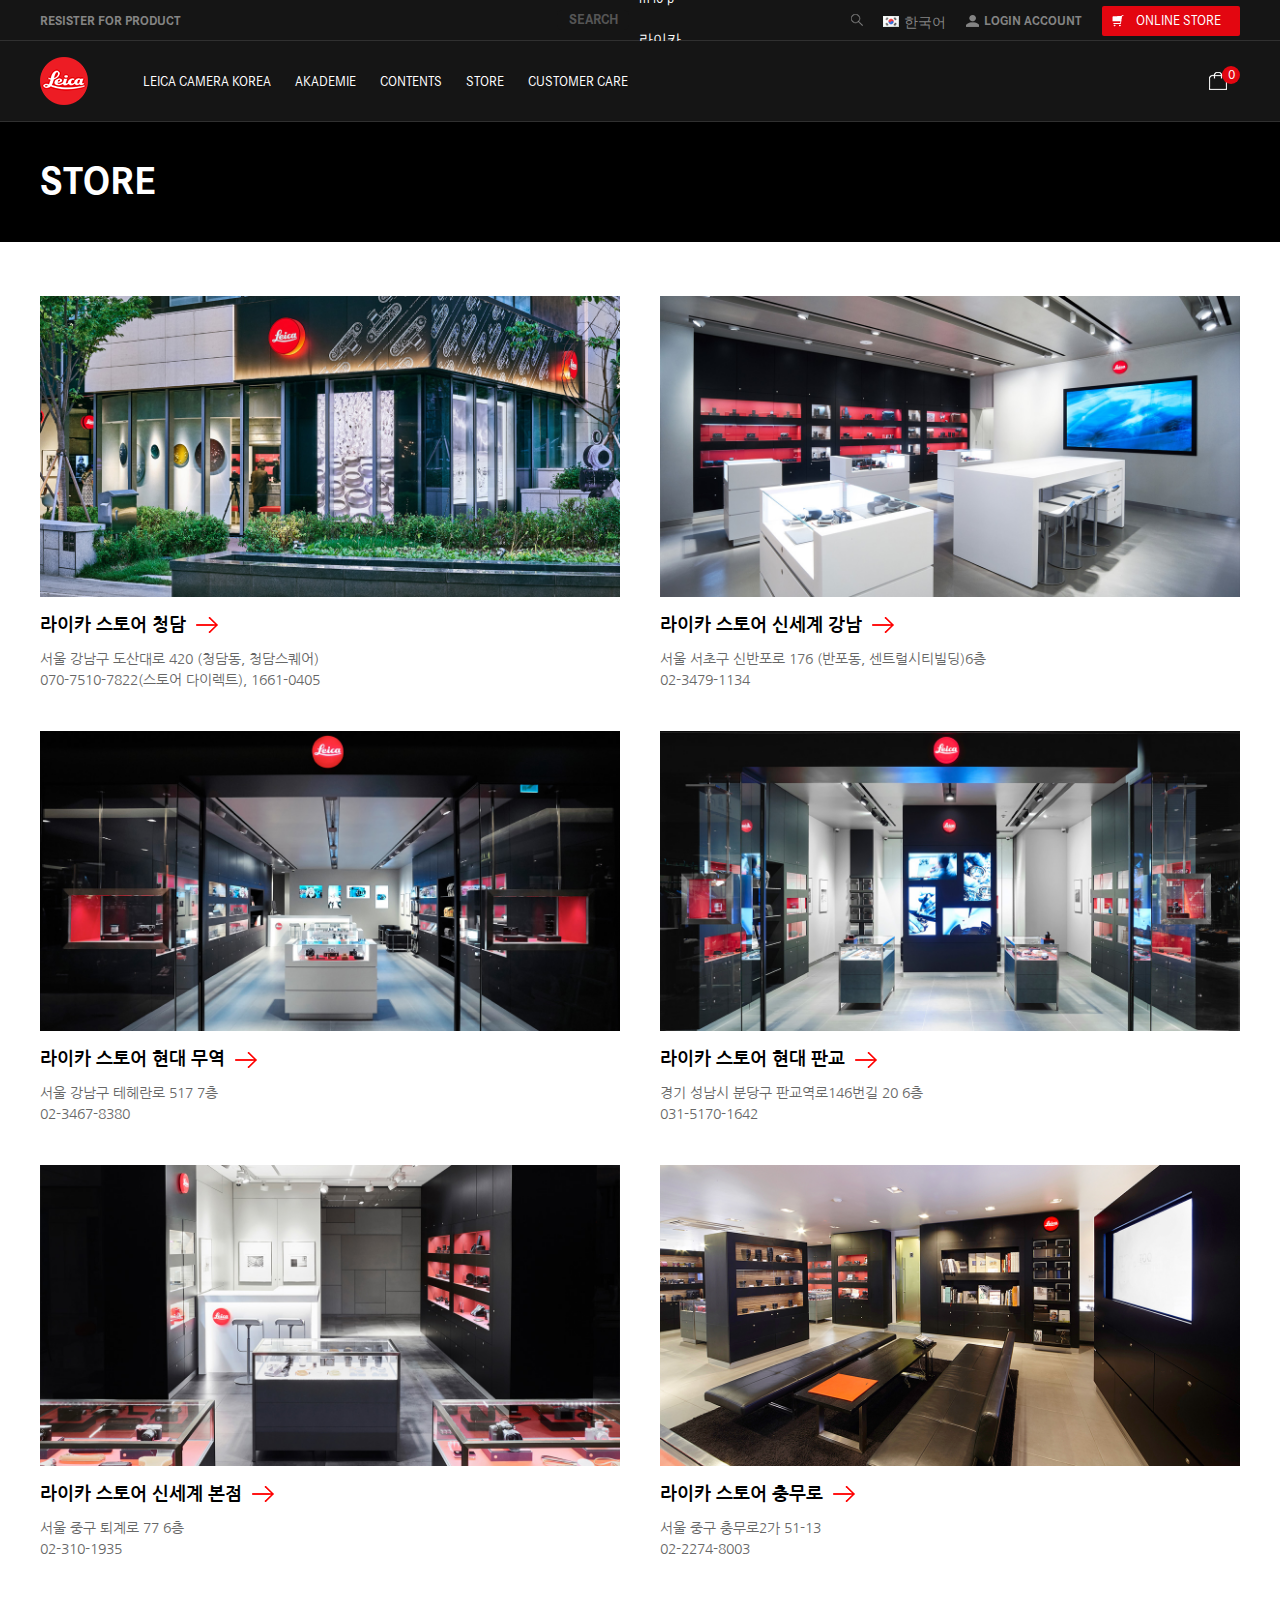
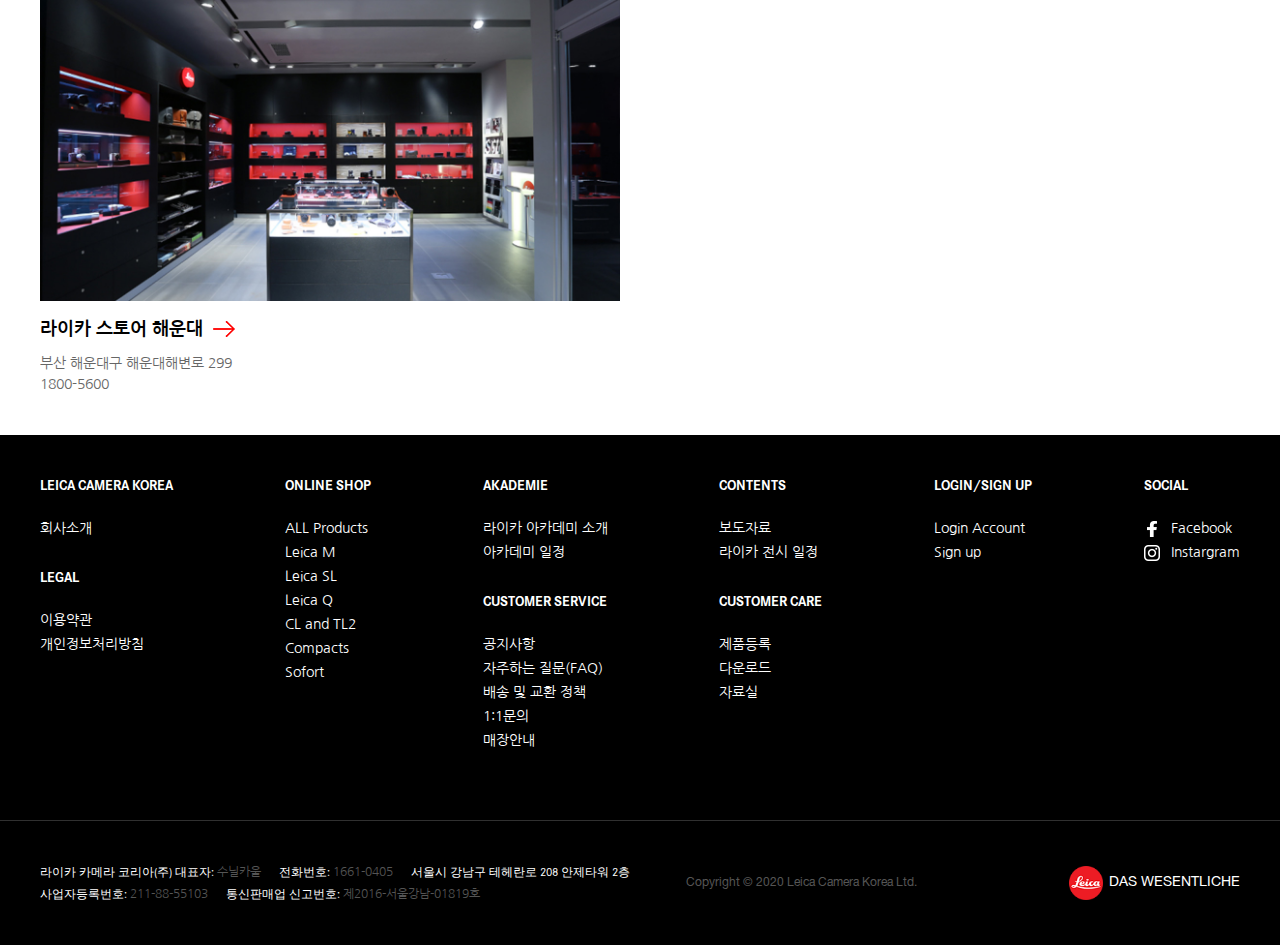
<file: store.html>
<!DOCTYPE html>
<html lang="en">
  <head>
      <meta charset="UTF-8">
      <title>store</title>
      <meta name="viewport" content="width=device-width, initial-scale=1">
      <link rel="stylesheet" href="css/initial.min.css">
      <link rel="stylesheet" href="css/style.css">
      <link rel="stylesheet" href="css/store.css">
      <link rel="stylesheet" href="js/prefix.js">
      <script src="https://ajax.googleapis.com/ajax/libs/jquery/3.5.1/jquery.min.js"></script>
      <script type="text/javascript" src="js/common.js"></script>
  </head>
  <body>
    <div id="wrap">
      <header id="header">
        <div class="main upper_menu">
          <ul>
            <li>
              <a href="login_page.html">RESISTER FOR PRODUCT</a>
            </li>
            <li>
                <button id="btn_store">ONLINE STORE</button>
            </li>
            <li>
              <a href="login_page.html">LOGIN ACCOUNT</a>
            </li>
            <li>
              <a href="">한국어</a>
            </li>
            <li>
              <div class="search_area" title="off">
                <input class="search_bar" type="text" placeholder="SEARCH">
                <button class="btn_clear"></button>
                <div class="search_dropbox">
                  <button id="dropbox_tapNum01" title="off">인기검색어</button>
                  <button id="dropbox_tapNum02" title="off">추천검색어</button>
                  <button id="dropbox_tapNum03" title="off">최근검색어</button>
                  <div class="drop_box_list boxNum01">
                    <ul>
                      <li><a href="">d</a></li>
                      <li><a href="">black</a></li>
                      <li><a href="">M</a></li>
                      <li><a href="">리뷰</a></li>
                      <li><a href="">클래스</a></li>
                      <li><a href="">D-LUX</a></li>
                      <li><a href="">leica</a></li>
                      <li><a href="">m10-p</a></li>
                      <li><a href="">라이카</a></li>
                      <li><a href="">q2</a></li>
                    </ul>
                  </div>
                  <div class="drop_box_list boxNum02">
                    <ul>
                      <li><a href="">M10-P</a></li>
                      <li><a href="">D-LUX</a></li>
                      <li><a href="">Q2</a></li>
                      <li><a href="">SOFORT</a></li>
                    </ul>
                  </div>
                  <div class="drop_box_list boxNum03">
                    <ul>
                      <li><a href="">M10-P</a></li>
                      <li><a href="">D-LUX</a></li>
                      <li><a href="">Q2</a></li>
                      <li><a href="">SOFORT</a></li>
                    </ul>
                  </div>
                </div>
              </div>
              <button class="btn_search"></button>
            </li>
          </ul>
        </div>
        <!--online store drop menu-->
        <div class="upper_drop" title="drop01">
          <div class="upper_item_wrap">
            <div class="upper_item">
              <a href="product.html">
                Leica M
                <p>순간에 더 가까이</p>
              </a>
              <ul>
                <li><a href="">Leica M10-R</a></li>
                <li><a href="">Leica M10-R</a></li>
                <li><a href="">M Lenses</a></li>
                <li><a href="">M Accessories</a></li>
              </ul>
            </div>
            <div class="upper_item">
              <a href="product.html">
                Leica SL
                <p>사진은 당신의 선택</p>
              </a>
              <ul>
                <li><a href="">Leica SL</a></li>
                <li><a href="">SL Lenses</a></li>
                <li><a href="">SL Accessories</a></li>
              </ul>
            </div>
            <div class="upper_item">
              <a href="product.html">
                Leica Q
                <p>오차가 없는 완벽함</p>
              </a>
              <ul>
                <li><a href="">Leica Q2</a></li>
                <li><a href="">Leica Q-p</a></li>
                <li><a href="">Q Accessories</a></li>
              </ul>
            </div>
            <div class="upper_item">
              <a href="product.html">
                CL & TL2
                <p>꿈은 크게 짐은 가볍게</p>
              </a>
              <ul>
                <li><a href="">Leica CL</a></li>
                <li><a href="">CL/TL Lenses</a></li>
                <li><a href="">CL/TL Accessories</a></li>
              </ul>
            </div>
            <div class="upper_item">
              <a href="product.html">
                Compact
                <p>작지만 엄청난 성능</p>
              </a>
              <ul>
                <li><a href="">C-Lux</a></li>
                <li><a href="">D-Lux7</a></li>
                <li><a href="">V-Lux5</a></li>
                <li><a href="">Compact Accessories</a></li>
              </ul>
            </div>
            <div class="upper_item">
              <a href="product.html">
                Ect.
                <p>순간을 기록한다</p>
              </a>
              <ul>
                <li><a href="">Sofort</a></li>
                <li><a href="">Sofort Accessories</a></li>
                <li><a href="">Insta360</a></li>
              </ul>
            </div>
            <div class="upper_item">
              <a href="product.html">
                All Product
                <p>라이카 카메라 한눈에 보기</p>
              </a>
            </div>
          </div>
        </div>
        <div class="main lower_menu">
          <div class="lower_wrap">
            <div class="logo"><a href="index.html"></a></div>
            <nav class="gnb">
              <ul>
                <li>
                  <a href="company_info.html">LEICA CAMERA KOREA</a>
                  <div class="lower_drop">
                    <ul>
                      <li><a href="company_info.html">회사소개</a></li>
                      <li><a href="customer_service.html">공지사항</a></li>
                      <li><a href="faq_page.html">자주하는 질문(FAQ)</a></li>
                      <li><a href=""></a></li>
                    </ul>
                  </div>
                </li>
                <li>
                  <a href="akademie.html">AKADEMIE</a>
                  <div class="lower_drop">
                    <ul>
                      <li><a href="">라이카 아카데미 소개</a></li>
                      <li><a href="akademie.html">아카데미 일정</a></li>
                    </ul>
                  </div>
                </li>
                <li>
                  <a href="news.html">CONTENTS</a>
                  <div class="lower_drop">
                    <ul>
                      <li><a href="news.html">보도자료</a></li>
                      <li><a href="exhibition.html">라이카 전시 일정</a></li>
                    </ul>
                  </div>
                </li>
                <li>
                  <a href="store.html">STORE</a>
                </li>
                <li>
                  <a href="login_page.html">CUSTOMER CARE</a>
                  <div class="lower_drop">
                    <ul>
                      <li><a href="login_page.html">제품등록</a></li>
                      <li><a href="">다운로드</a></li>
                      <li><a href="data_library.html">자료실</a></li>
                      <li><a href="login_page.html">스토어 온·오프라인 상담 예약/조회</a></li>
                    </ul>
                  </div>
                </li>
              </ul>
            </nav>
            <div class="cart">
              <a href="">0</a>
            </div>
          </div>
        </div>
      </header>
      <div id="news_wrap">
        <div class="news_wrap_inner">
          <div class="news_main_article">
            <div class="article_title">
              <h2>STORE</h2>
            </div>
          </div>
          <div class="article_list">
            <ul>
              <h2>News List</h2>
              <li>
                <a href="">
                  <img src="./image/store/청담스토어_1.jpg" alt="">
                  <p class="title">라이카 스토어 청담</p>
                  <p class="data">
										서울 강남구 도산대로 420 (청담동, 청담스퀘어)<br>
										070-7510-7822(스토어 다이렉트), 1661-0405
                  </p>
                </a>
              </li>
              <li>
                <a href="">
                  <img src="./image/store/신세계강남_1.jpg" alt="">
                  <p class="title">라이카 스토어 신세계 강남</p>
                  <p class="data">
										서울 서초구 신반포로 176 (반포동, 센트럴시티빌딩)6층<br>
										02-3479-1134
                  </p>
                </a>
              </li>
              <li>
                <a href="">
                  <img src="./image/store/현대무역_1.jpg" alt="">
                  <p class="title">라이카 스토어 현대 무역</p>
                  <p class="data">
										서울 강남구 테헤란로 517 7층<br>
										02-3467-8380
                  </p>
                </a>
              </li>
              <li>
                <a href="">
                  <img src="./image/store/현대판교_1.jpg" alt="">
                  <p class="title">라이카 스토어 현대 판교</p>
                  <p class="data">
										경기 성남시 분당구 판교역로146번길 20 6층<br>
										031-5170-1642
                  </p>
                </a>
              </li>
              <li>
                <a href="">
                  <img src="./image/store/신세계본점_1.jpg" alt="">
                  <p class="title">라이카 스토어 신세계 본점</p>
                  <p class="data">
										서울 중구 퇴계로 77 6층<br>
                    02-310-1935
                  </p>
                </a>
              </li>
              <li>
                <a href="">
                  <img src="./image/store/img_store_충무로_01_1.jpg" alt="">
                  <p class="title">라이카 스토어 충무로</p>
                  <p class="data">
                    서울 중구 충무로2가 51-13<br>
                    02-2274-8003
                  </p>
                </a>
              </li>
              <li>
                <a href="">
                  <img src="./image/store/img_store_해운대_01_1.jpg" alt="">
                  <p class="title">라이카 스토어 해운대</p>
                  <p class="data">
										부산 해운대구 해운대해변로 299<br>
										1800-5600
                  </p>
                </a>
              </li>
            </ul>
          </div>
        </div>
      </div>
      <footer id="footer">
        <div class="site_map_wrap">
          <nav class="site_map">
            <div class="map_inner">
              <div class="map_item">
                <p class="map_header">LEICA CAMERA KOREA</p>
                <ul>
                  <li><a href="company_info.html">회사소개</a></li>
                </ul>
              </div>
              <div class="map_item">
                <p class="map_header">LEGAL</p>
                <ul>
                  <li><a href="">이용약관</a></li>
                  <li>  <a href="">개인정보처리방침</a></li>
                </ul>
              </div>
            </div class="map_inner">
            <div class="map_inner">
              <div class="map_item">
                <p class="map_header">ONLINE SHOP</p>
                <ul>
                  <li><a href="product.html">ALL Products</a></li>
                  <li><a href="product.html">Leica M</a></li>
                  <li><a href="product.html">Leica SL</a></li>
                  <li><a href="product.html">Leica Q</a></li>
                  <li><a href="product.html">CL and TL2</a></li>
                  <li><a href="product.html">Compacts</a></li>
                  <li><a href="product.html">Sofort</a></li>
                </ul>
              </div>
            </div>
            <div class="map_inner">
              <div class="map_item">
                <p class="map_header">AKADEMIE</p>
                <ul>
                  <li><a href="">라이카 아카데미 소개</a></li>
                  <li><a href="akademie.html">아카데미 일정</a></li>
                </ul>
              </div>
              <div class="map_item">
                <p class="map_header">CUSTOMER SERVICE</p>
                <ul>
                  <li></li>
                  <li><a href="customer_service.html">공지사항</a></li>
                  <li><a href="faq_page.html">자주하는 질문(FAQ)</a></li>
                  <li><a href="delivery.html">배송 및 교환 정책</a></li>
                  <li><a href="login_page.html">1:1문의</a></li>
                  <li><a href="store.html">매장안내</a></li>
                </ul>
              </div>
            </div>
            <div class="map_inner">
              <div class="map_item">
                <p class="map_header">CONTENTS</p>
                <ul>
                  <li><a href="news.html">보도자료</a></li>
                  <li><a href="exhibition.html">라이카 전시 일정</a></li>
                </ul>
              </div>
              <div class="map_item">
                <p class="map_header">CUSTOMER CARE</p>
                <ul>
                  <li><a href="login_page.html">제품등록</a></li>
                  <li><a href="">다운로드</a></li>
                  <li><a href="data_library.html">자료실</a></li>
                </ul>
              </div>
            </div>
            <div class="map_inner">
              <div class="map_item">
                <p class="map_header">LOGIN/SIGN UP</p>
                <ul>
                  <li><a href="login_page.html">Login Account</a></li>
                  <li><a href="login_page.html">Sign up</a></li>
                </ul>
              </div>
            </div>
            <div class="map_inner">
              <div class="map_item">
                <p class="map_header">SOCIAL</p>
                <ul>
                  <li><a href="">Facebook</a></li>
                  <li><a href="">Instargram</a></li>
                </ul>
              </div>
            </div>
          </nav>
        </div>
        <div class="company_info_wrap">
          <div class="company_info">
            <div class="footer_adress_wrap">
              <div class="footer_adress_content">
                <p class="footer_adress">라이카 카메라 코리아(주) 대표자:&nbsp</p><p class="footer_adress_value">수닐카울</p>
              </div>
              <div class="footer_adress_content">
                <p class="footer_adress">전화번호:&nbsp</p><p class="footer_adress_value">1661-0405</p>
              </div>
              <div class="footer_adress_content">
                <p class="footer_adress">서울시 강남구 테헤란로 208 안제타워 2층</p>
              </div>
              <div class="footer_adress_content">
                <p class="footer_adress">사업자등록번호:&nbsp</p><p class="footer_adress_value">211-88-55103</p>
              </div>
              <div class="footer_adress_content">
                <p class="footer_adress">통신판매업 신고번호:&nbsp</p><p class="footer_adress_value">제2016-서울강남-01819호</p>
              </div>
            </div>
            <p class="copyright">Copyright © 2020 Leica Camera Korea Ltd.</p>
            <a class="footer_logo">DAS WESENTLICHE</a>
          </div>
        </div>
      </footer>
    </div>
  </body>
</html>
</file>
<file: css/style.css>
@charset "UTF-8";
@import url('https://fonts.googleapis.com/css2?family=Nanum+Gothic:wght@400;700;800&display=swap');
@font-face {   font-family: 'Corporate S Regular'; src: url('../font/Corporate S Regular.otf');}
@font-face {   font-family: 'Corporate S Bold'; src: url('../font/Corporate S Bold.otf');}
@font-face {   font-family: 'HelveticaNeueLTStd-Bd'; src: url('../font/HelveticaNeueLTStd-Bd.otf');}
@font-face {   font-family: 'HelveticaNeueLTStd-Roman'; src: url('../font/HelveticaNeueLTStd-Roman.otf');}
html,body{position: relative; height: 100%; }
body{
  font-family: 'Corporate S Regular', sans-serif;
  line-height: 1.5;
  min-width: 1200px;
}
      /* font-family: 'Nanum Gothic', sans-serif; */
ul,ol{ list-style: none; }
*{margin:0; padding:0;}
button{ background: none;}
a{ color: white; font-size: 14px; text-decoration: none;}

@keyframes dropMenuAni01 {
  from{height: 0;}
    to{height: 80px;}
}

@keyframes re_dropMenuAni01 {
  from{height: 80px;}
    to{height: 0;}
}

@keyframes dropMenuAni02 {
  from{height: 0;}
    to{height: 495px;}
}

@keyframes re_dropMenuAni02 {
  from{height: 495px;}
    to{height: 0;}
}

@keyframes searchBar {
  from{width:  60px;}
    to{width: 274px;}
}


/*//공통 스타일*/
.img_info{
  position: absolute;
  bottom:20px;
  padding: 0 40px;
  left:0;
  color:#ffffff;
}

.img_info .category{
  font-size: 15px;
  font-family: 'HelveticaNeueLTStd-Bd', sans-serif;
}

.img_info .desc{
  position: relative;
  font-size: 24px;
  margin-top: 19px;
  font-family: 'Nanum Gothic', sans-serif;
  font-weight: bold;
}

.img_info .desc:after{
  content:'';
  display: inline-block;
  width:22px;
  height: 16px;
  margin-left: 4px;
  background-image:url('../image/common/arr_right_rd_22x16.png');
}

/*공통 스타일//*/

#wrap{
  /* height: 100%; */
}

#header{
  position: relative;
  width:100%;

}

/*//upper menu*/
.upper_menu{
 background:#151515;
 border-bottom: 1px solid #303030;
}

.upper_menu > ul{
  width:1200px;
  margin: 0 auto;
  height: 40px;
  line-height: 40px;
  padding: 0 40px;
}

.upper_menu > ul > li{
  float:left;
}

.upper_menu > ul > li > a{
  font-size: 13px;
  font-family: 'Corporate S Bold', sans-serif;
  color:#848484;
}

.upper_menu > ul > li:nth-of-type(1) ~ *{
  float:right;
  margin-left: 20px;
}
 /*button : ONLINE STORE*/
.upper_menu > ul > li:nth-of-type(2) button{
  width:138px;
  height: 30px;
  padding-left:15px;
  font-size: 14px;
  font-weight: 400;
  font-family: 'Corporate S Regular', sans-serif;
  background: #e30610;
  border: none;
  border-radius: 2px;
  outline: none;
  color:#ffffff;
  background-image: url('../image/common/ico_cart_wt_12x12.png');
  background-repeat: no-repeat;
  background-position: 10px center;
  box-sizing: border-box;
  text-align: center;
  cursor: pointer;
}
  /*LOGIN ACCOUNT*/
.upper_menu > ul > li:nth-of-type(3) a{
  font-size: 13px;
  font-family: 'Corporate S Bold';
  padding-left: 18px;
  background-image: url('../image/common/ico_account_gr_13x12.png');
  background-repeat: no-repeat;
  background-position: left center;
}
  /*한국어*/
.upper_menu > ul > li:nth-of-type(4) a {
  position: relative;
  top:2px;
  font-size: 14px;
  font-family: 'Corporate S Bold';
  margin-left: 10px;
  padding-left: 21px;
  display: inline-block;
  background-image: url('../image/common/ico_kor_16x11.png');
  background-repeat: no-repeat;
  background-position: left 13px;
}
  /*SEARCH*/
.upper_menu > ul > li:nth-of-type(5){
  position: relative;
}

.upper_menu > ul > li:nth-of-type(5) .search_area{
  width:296px;
  height: 40px;
  position: relative;
  display:flex;
  justify-content: flex-end;
  align-items:center;
}
.upper_menu > ul > li:nth-of-type(5) .search_area input{
  font-family: 'Corporate S Bold', sans-serif;
  font-size: 14px;
  line-height: 20px;
  padding-left: 12px ;
  margin-right: 10px;
  width:60px;
  outline: none;
  background: #151515;
  border: none;
  border-radius: 5px ;
  transition: 0.8s;
}

.upper_menu > ul > li:nth-of-type(5) .search_area input:focus{
    width:100%;
    background: white;
}

.upper_menu > ul > li:nth-of-type(5) .search_area input::placeholder{
  color:#555555;
}

/*search dropbox css//*/

.upper_menu > ul > li:nth-of-type(5) .search_area input:focus{
  width:274px;
  color:#555555;
  background: #848484;
  border-radius: 5px;
  text-align: left;
}

.upper_menu > ul > li:nth-of-type(5) .search_area input:focus ~.search_dropbox{
  transition: 0.8s;
  /* opacity: 1; */
}

.upper_menu > ul > li:nth-of-type(5) .search_area input:focus + .btn_clear {
  display: block;
  float: right;
}

.upper_menu > ul > li:nth-of-type(5) .search_area .btn_clear{
  display: none;
  position: absolute;
  width:18px;
  height: 18px;
  right:15px;
  top:calc(50% - 9px);
  border: none;
  outline: none;
  background-image: url('../image/common/ico_x_wt_36x36.png');
  background-position: center;
  background-repeat: no-repeat;
  background-size: contain;
}

.upper_menu > ul > li:nth-of-type(5) .btn_search{
  position: absolute;
  width:12px;
  height: 12px;
  top:calc( 50% - 6px);
  right: -10px;
  border: none;
  outline: none;
  background-image: url('../image/common/ico_search_gr_12x12.png');
  background-position: center;
  background-repeat: no-repeat;
  background-size: contain;

}
/*upper menu//*/

/*//lower menu*/
.lower_menu{
 position: relative;
 background:#151515;
 border-bottom: 1px solid #303030;
}

.lower_menu .lower_wrap{
  width:1200px;
  margin: 0 auto;
  height: 80px;
  line-height: 80px;
  padding: 0 40px;
}

.lower_wrap > *{
  display: inline-block;
  float: left;
}

.lower_wrap .logo{
  width: 48px;
  height: 100%;
  display: flex;
  align-items: center;
}

.lower_wrap .logo > a{
  display: block;
  width: 48px;
  height: 48px;
  background-image: url('../image/common/logo_leica_48x48.png');
}

.lower_wrap .gnb ul{
  margin-left: 55px;
}
.lower_wrap .gnb ul li{
  display: inline-block;
}

.lower_wrap .gnb ul li:hover > a{
  color:#ed1c24;
}

.lower_wrap .gnb ul li:nth-of-type(1) ~ *{
  margin-left: 20px;
}

.lower_wrap .cart{
  position: relative;
  float: right;
  width: 44px;
  height: 100%;
  background-image: url('../image/common/ico_cart_wt_18x18.png');
  background-repeat: no-repeat;
  background-position: center;
}

.lower_wrap .cart a{
 position: absolute;
 width: 18px;
 height: 18px;
 line-height: 18px;
 top:25px;
 right:0px;
 color:white;
 font-size: 14px;
 border-radius: 50%;
 background: #e30610;
 text-align: center;
}

/*lower menu//*/

/*//upper_drop*/
.upper_drop{
  display: none;
  position: absolute;
  top: 122px;
  left:0;
  right:0;
  background: #151515;
  z-index: 10;
  overflow: hidden;
}

.upper_drop .upper_item_wrap{

  width:1200px;
  margin: 0 auto;
  padding: 34px 40px 27px 40px;
  display: flex;
  flex-wrap: wrap;
  flex-direction: row;
}

.upper_item_wrap .upper_item{
  height: 100%;
  display: inline-block;
  float: left;
  width: 150px;
  margin: 26px 40px 0 0;
  padding-left: 103px;
}

.upper_item_wrap .upper_item a{
  font-size: 14px;
  color:#ffffff;
}

.upper_item_wrap .upper_item > a{
 font-weight: bold;
}

.upper_item_wrap .upper_item a p{
  font-size: 12px;
  color:#999999;
  margin-top: 2px;
}

.upper_item_wrap .upper_item ul{
  margin-top: 15px;
  padding-top: 11px;
  border-top: 1px solid #363636;
}

.upper_item_wrap .upper_item ul li{
  height:30px;
}

.upper_item_wrap .upper_item:nth-of-type(1){
  background-image: url('../image/common/camera_leica_m.jpg');
  background-repeat: no-repeat;
}
.upper_item_wrap .upper_item:nth-of-type(2){
  background-image: url('../image/common/camera_leica_sl.jpg');
  background-repeat: no-repeat;
}
.upper_item_wrap .upper_item:nth-of-type(3){
  background-image: url('../image/common/camera_leica_q.jpg');
  background-repeat: no-repeat;
}
.upper_item_wrap .upper_item:nth-of-type(4){
  background-image: url('../image/common/camera_leica_cl_tl2.jpg');
  background-repeat: no-repeat;
}
.upper_item_wrap .upper_item:nth-of-type(5){
  background-image: url('../image/common/camera_compact.jpg');
  background-repeat: no-repeat;
}
.upper_item_wrap .upper_item:nth-of-type(6){
  background-image: url('../image/common/camera_sofort.jpg');
  background-repeat: no-repeat;
}

/*upper_drop//*/


/*//lower_drop*/
.lower_menu .lower_wrap .gnb > ul > li:hover > .lower_drop{
  display: block;
  animation: dropMenuAni01 0.8s;
}

.lower_menu .lower_wrap .gnb .lower_drop{
  overflow: hidden;
  display: none;
  position: absolute;
  top:81px;
  left:0;
  margin-left: 0;
  width: 100%;
  background:#151515;
  z-index: 10;

}

.lower_menu .lower_wrap .gnb .lower_drop > ul{
  width:1200px;
  margin: 0 auto;

}

.lower_menu .lower_wrap .gnb .lower_drop > ul > li:first-child{
  margin-left: 103px;
}
/*lower_drop//*/


/*//mainbanner*/
#mainbanner{
  position:relative;
    overflow: hidden;
}

/*mainbanner//*/


/*//section01*/
#section01{
  width: 100vw;
  position: relative;
  padding-bottom: 20px;
  background-color: #f1f3f4;
}
.sc01_top{
  position: relative;
  width:100%;
  height: 608px;
}
.sc01_top a img{
  display: block;
  width: 100%;
  height:100%;
}

.sc01_top .img_info{
  width: 1280px;
  margin: 0 auto;
  padding : 0 40px;
  bottom:calc(50% - 56.5px);
  left:0;
  right: 0;
}

.sc01_bottom{
  width:1280px;
  height: 100%;
  margin: 0 auto;
  margin-top: 40px;
  overflow: hidden;
}

.sc01_bottom > div{
  display: inline-block;
  float: left;
}

 .sc01_bottom_left{
  position: relative;
  margin-right: 40px;
}

.sc01_bottom_left .img_info > p{
  text-shadow: 2px 2px #000000;
}

.sc01_bottom_right a{
  display: block;
  height: 390px;
}

.sc01_bottom_right .img_info > p{
  text-shadow: 1px 2px #000000;
}

.sc01_bottom_right > div{
  position: relative;
}

.sc01_bottom_right a:nth-of-type(1){
  margin-bottom: 40px;
}

.sc01_bottom_right a img{
  float:left;
}

/*section01//*/

/*//section02*/

#section02{
  width: 100vw;
  overflow: hidden;
}


#section02 .slide_list_box{
 position: relative;
 width:1280px;
 margin:0 auto;
 height: 100%;
 display: flex;
}

.slide_list_box ul{
  display: flex;
}

.slide_list_box ul li{
  width: 620px;
  padding-right: 40px;
  position: relative;
}

.slide_list_box .img_info{
 position: absolute;
 color:#000000;
 top:20px;
}

/*section02//*/


/*//section03*/

#section03{
  width: 1280px;
  margin: 105px auto 0;
  overflow: hidden;
}

.sc03_title{
  display: flex;
  align-items: center;
  justify-content: space-between;
  margin-bottom: 40px;

}

.sc03_title > h2{
  display: inline-block;
  padding: 0 40px;
  font-size: 30px;
}

.sc03_title > a{
  display: inline-block;
  margin: 0 40px;
  padding-right: 33px;
  font-size: 24px;
  font-family: 'Corporate S Bold', sans-serif;
  color:#e30610;
  background-image: url('../image/common/arr_right_rd_22x16.png');
  background-repeat: no-repeat;
  background-position: right center;
}
.sc03_top_left{
  width:59.609375%;
  height: 100%;
  float: left;
}

.sc03_top_left a img{
  width: 763px;
  height: 763px;
}
.sc03_top_right{
  width:37.265625%;
  height: 763px;
  float: right;
  margin-left: 40px;
  border-top: 3px solid black;
  border-bottom: 1px solid black;
  box-sizing: border-box;
}

.sc03_top_right ul{

  height: 100%;
  overflow-y: scroll;
}

/*스크롤바 안보이기*/
.sc03_top_right ul::-webkit-scrollbar {
  display: none;
}

.sc03_top_right ul li{
  position: relative;
  float: left;
}

.sc03_top_right ul li:before{
  content:'';
  position: absolute;
  left:45px;
  width:1px;
  height: 100%;
  background: #ededed;
}


.sc03_top_right ul li > *{
    display: inline-block;

}
.sc03_top_right ul li > p{
  position: relative;
  float: left;
  width:47px;
  height: 100%;
  font-family: 'Corporate S Bold', sans-serif;
  padding-top: 40px;
}

.sc03_top_right ul li > p:after{
  content:'';
  position: absolute;
  top:48px;
  right:-2px;
  width:7px;
  height: 7px;
  background: #ed1c24;
  border-radius: 100%;
}

.sc03_top_right ul li a{
  width: calc(100% - 82px);
  font-size:14px;
  font-family: 'Nanum Gothic', sans-serif;
  color:#000000;
  padding-top: 40px;
  position: relative;
  border-top: 1px solid #ebebeb;
  float: right;
  padding: 40px 0;
}

.sc03_top_right ul li a:after{
  content:'';
  bottom:20px;
  width: 100%;
  height: 1px;
  background:black;
}

.sc03_top_right ul li a > *{

}

.sc03_top_right .desc{
  font-size: 18px;
  font-weight: 700;
  font-family: 'Nanum Gothic', sans-serif;
  line-height: 28px;
}

.sc03_top_right .info{
 width:51.86%;
 float: left;
}

.sc03_top_right .img_date_place{
  position: absolute;
  bottom:40px;
  left:0;
  color: #848484;
}

.sc03_top_right img{
  width:48.14%;
}

/*section03//*/



/*//section04*/

#section04{
  width: 1280px;
  margin: 105px auto 0 ;
  padding: 0 40px;
}

#section04 h2{
  font-size: 30px;
  padding: 0 40px;
  font-family: 'Corporate S Bold', sans-serif;
}

.exhibition_contnet a{
  position: relative;
  display: block;
  width:100%;
  height: 100%;
}

.exhibition_contnet a img{
 width:100%;
}

.exhibition_contnet a .img_info{
  position: absolute;
  bottom:100px;
  left:0;
}

.exhibition_contnet a .img_info p{
  text-shadow: 1px 2px #000000;
}

.exhibition_contnet a .img_date_place{
  position: absolute;
  bottom:40px;
  left:0;
  padding-left: 40px;
}

.exhibition_contnet a .img_date_place p{
  display: inline-block;
  font-size: 18px;
  text-shadow: 2px 2px #000000;
}

.exhibition_contnet a .img_date_place p:last-child{
  margin-left: 30px;
}

/*section04//*/


/*//section05*/

#section05{
  background-color: #ed1c24;
  margin-top: 125px;
}

.sc05_wrap{
  width:1280px;
  height: 225px;
  margin: 0 auto;
  display: flex;
  align-items: flex-start;
  justify-content: center;
  flex-direction: column;
}

.sc05_wrap h2{
  font-size: 15px;
  color:#ffffff;
  font-weight: bolder;
  padding-left: 40px;
}

.sc05_wrap a{
  position: relative;
  font-size: 21px;
  color:#ffffff;
  font-weight: bolder;
  margin-top: 20px;
  padding-left: 40px;
}

.sc05_wrap a:after{
  content:'';
  width:22px;
  height:16px;
  position: absolute;
  display: inline-block;
  top:calc(50% - 11px);
  right:-25px;
  background-image: url('../image/common/arr_right_wt_22x16.png');
  background-repeat: no-repeat;

}

/*section05//*/


/*//footer*/

#footer{
  background:#000000;
}

.site_map_wrap{
  border-bottom: 1px solid #303030;
}

.site_map{
  width:1200px;
  height: 345px;
  margin: 0 auto;
  padding: 40px 40px 0;
  display: flex;
  align-items: baseline;
  justify-content: space-between;
}

.site_map .map_item:nth-of-type(2){
  display: block;
  margin-top: 27px;
}

.site_map .map_inner .map_item .map_header{
  font-size: 14px;
  font-family: 'Corporate S Bold', sans-serif;
  color:white;
}

.site_map .map_inner .map_item ul{
  margin-top: 20px;
}

.site_map .map_inner .map_item a{
  font-family: 'Nanum Gothic', sans-serif;
}

/*//페이스북,인스타그램 아이콘*/
.map_inner:last-child .map_item ul li a{
  position: relative;
  padding-left: 27px;
}

.map_inner:last-child .map_item ul li:first-child a:before{
  content:'';
  position: absolute;
  top:0;
  left:0;
  display: inline-block;
  width:16px;
  height: 16px;
  background-image: url('../image/common/ico_facebook_wt_10x16.png');
  background-repeat: no-repeat;
  background-position: center;
}

.map_inner:last-child .map_item ul li:last-child a:before{
  content:'';
  position: absolute;
  top:0;
  left:0;
  display: inline-block;
  width:16px;
  height: 16px;
  background-image: url('../image/common/ico_instagram_wt_16x16.png');
  background-repeat: no-repeat;
  background-position: center;
}

/*페이스북,인스타그램 아이콘//*/

.company_info_wrap .company_info > div{
  display: inline-block;
}

.company_info{
  width:1200px;
  margin: 0 auto;
  color:white;
  font-size: 12px;
  padding: 40px 0;
}

.footer_adress_wrap{
  width:600px;
  float: left;
}

.footer_adress_content{
  display: inline-block;
}

.footer_adress_content p {
  display: inline-block;
  line-height: 22px;
  font-weight: 400;
}

.footer_adress_content .footer_adress_value{
  font-family: 'Nanum Gothic', sans-serif;
  color:#555555;
  margin-right: 15px;
}

.copyright{
  display: inline-block;
  font-family: 'HelveticaNeueLTStd-Roman', sans-serif;
  color:#555555;
  margin-left: 46px;
  line-height: 44px;
}

.footer_logo{
  position: relative;
  font-size: 14px;
  font-family: 'HelveticaNeueLTStd-Roman', sans-serif;
  font-weight: 400;
  float: right;
  line-height: 44px;
  padding-left: 40px;
}

.footer_logo:before{
  content:'';
  position: absolute;
  display: inline-block;
  width: 34px;
  height: 34px;
  top:calc(50% - 17px);
  left:0;

  background-image: url('../image/common/logo_leica_48x48.png');
  background-repeat: no-repeat;
  background-position: center;
  background-size:contain;
}
/*footer//*/
</file>
<file: css/akademie.css>
.upper_menu{
  position: absolute;
  height: 40px;
  top:0;
  left:0;
  right:0;
  z-index: 10;
}

.lower_menu{
 position: absolute;
 top:41px;
 left:0;
 right:0;
 z-index: 10;
 background-color: rgba(0,0,0,0);
 border-bottom:1px solid rgba(48,48,48,0);
 box-sizing: border-box;
 border: none;
 transition:  0.5s;
}

.lower_menu:hover{
  background-color: rgba(0,0,0,1);
  border-bottom:1px solid rgba(48,48,48,1);
}

.lower_menu .lower_wrap .gnb .lower_drop{
  background:#000000;
  top:82px;
}

/*//select*/

select{
  display: inline-block;
  position: relative;
  font-size: 16px;
  font-family: 'Corporate S Bold';
  color:#999999;
  border:none;
  outline: none;
  padding-right: 32px;
  background:none;
  -webkit-appearance: none; /* 네이티브 외형 감추기 */
  -moz-appearance: none;
  appearance: none;
  background-image: url('../image/common/arr_down_gr_10x6.png');
  background-repeat: no-repeat;
  background-position: 65px;
}

/*select//*/

#akademie_wrap{
  min-width: 1200px;
  position: relative;
  font-family: 'Nanum Gothic', sans-serif;
  background-color: #151515;
}

.akademie_title{
  width:1200px;
  min-width: 1200px;
  margin: 0 auto;
  color:white;
}

.akademie_title h2{
  padding: 195px 0 75px 0;
  font-size: 40px;
  font-family: 'Corporate S Bold';
}

.akademie_title .select_date_box{
  position: relative;
  margin-bottom: 70px;
}

.akademie_title .select_date_box:after{
    content:'';
    position: absolute;
    display: inline-block;
    top:50%;
    width:calc(100% - 90px);
    height:1px;
    background:#999999;
}

/*//akademie_content*/


.akademie_content .title_banner{
  position: relative;
  margin-bottom: 90px;
}

.akademie_content .title_banner img{
  width:100%;
  display: block;
}

.akademie_content .title_banner h2{
  position: absolute;
  bottom: 0;
  left:50%;
  transform: translate(-50%,0);
  font-size: 70px;
  font-weight: 700;
  color:#ffffff;
  line-height: 90px;
  text-align: center;
}

.akademie_content .title_banner h2 i.dash{
  display: inline-block;
  width:95px;
  height:5px;
  background: #ffffff;
  margin: 20px 0px 20px;
}

.akademie_content .content_text_box{
  display: flex;
  width:1200px;
  margin: 0 auto;
  overflow: hidden;
  margin-bottom: 180px;
}

.akademie_content .content_text_box > div{
  display: flex;
  justify-content: center;
  width:50%;
  font-size: 30px;
  color:white;
}

.akademie_content .content_text_box .right_text{
  color:#666666;
}

/*akademie_content//*/

/*//timetable*/

.akademie_content .timetable{
  width:1200px;
  min-width: 1200px;
  margin: 0 auto;
  overflow: hidden;
}

.akademie_content .timetable .option .op_bar{
  display: flex;
  align-items: center;
  justify-content: space-between;
  padding-bottom: 30px;
}

.timetable .option .op_bar p{
  font-size: 16px;
  font-weight: 700;
  font-family: 'Corporate S Bold';
  color:#999999;
}

.timetable ul{
  margin-bottom: 240px;
}

.timetable ul li{
  position: relative;
  padding: 30px 0;
  border-top: 1px solid #999999;
  border-bottom: 1px solid #999999;
  border-collapse: collapse;
  box-sizing: border-box;
}

.timetable ul li a{
  display: flex;
  align-items: center;
  justify-content: space-between;
}



.timetable .timetable_info{
  display: flex;
  align-items: flex-start;
}

.timetable .timetable_info .status{
  float: left;
  font-size: 16px;
  color:red;
  margin-top: 20px;
}

.timetable .timetable_info .info_text{
  padding-left: 55px;
}

.timetable .timetable_info .info_text h2{
  font-size: 24px;
  margin-bottom: 30px;
  color:#666666;
}

.timetable .timetable_info div{
  margin-top: 10px;
}

.timetable .timetable_info div dl > *{
  display: inline-block;
  font-size: 14px;
  color:#666666;
}

.timetable .hover_img{
  display: flex;
  justify-content: center;
  width: 50%;
  height:50%;
}

.timetable .hover_img img{
  /* position: absolute;
  top:-45px;
  right:10%; */
  width: 30%;
  /* display: none; */
  z-index: 20;
}


/*timetable//*/
</file>
<file: css/cp_page.css>
.upper_menu{
  position: absolute;
  height: 40px;
  top:0;
  left:0;
  right:0;
  z-index: 10;
}

.lower_menu{
 position: absolute;
 top:41px;
 left:0;
 right:0;
 z-index: 10;
 background-color: rgba(0,0,0,0);
 border-bottom:1px solid rgba(48,48,48,0);
 box-sizing: border-box;
 border: none;
 transition:  0.5s;
}

.lower_menu:hover{
  background-color: rgba(0,0,0,1);
  border-bottom:1px solid rgba(48,48,48,1);
}

.lower_menu .lower_wrap .gnb .lower_drop{
  background:#000000;
  top:82px;
}

#cp_page_content_wrap{

  min-width: 1200px;
  position: relative;
  padding-bottom: 80px;
  font-family: 'Nanum Gothic', sans-serif;
  background-color: #151515;
}

#cp_page_content{
  width:1200px;
  margin: 0 auto;
}

.cp_page_img{

  height:524px;
  background-image: url('../image/img/cp_main.png');
  background-repeat: no-repeat;
}

.content_inner{
  color:#ffffff;
}

.content_inner > div{

}

.content_inner .cp_info_text{
  position: relative;
  top:-170px;
  text-align: center;
}
.cp_info_text p{
  margin-bottom: 30px;
}
.cp_info_text h2{
  font-size: 58px;
  line-height: 72px;
}

.cp_info_text .cp_sub_text{
  font-size: 24px;
  margin-top: 90px;
  color:#666666;
  overflow: hidden;
}


.cp_info_top > div{
  float: left;
}

.cp_info_top img{
  display: block; /*img 공백 없애기*/
}


.cp_info_top .cp_info_top_right{
  margin-left: 40px;
}

.cp_info_top .cp_article{
  min-height: 320px;
  margin-top: 35px;
  padding: 0 0 0 50px;
  border-bottom: 1px solid #4c4c4c;
  box-sizing: border-box;
  font-size: 16px;
}

.cp_article .cp_sub_contnet{
  color:#666666;
  margin-top: 30px;
}

.cp_info_mid{
  display: inline-block;
  margin: 100px 0;
}

.cp_info_mid .cp_article{
  margin-top: 90px;
  text-align: center;
  font-size: 24px;
  line-height: 34px;
  color:#666666;
}

.cp_info_bottom{
  display: flex;
  align-items: flex-end;
}

.cp_info_bottom > *{
  width:580px;


}

.cp_info_bottom img{

}

.cp_info_bottom .cp_article{
  margin-left: 40px;
  padding: 0 0 30px 50px;
  border-bottom: 1px solid #4c4c4c;
}

.cp_info_bottom .cp_article .cp_sub_contnet{
  color:#ffffff;
  line-height: 28px;
}
</file>
<file: css/data_library.css>
#date_library_wrap{
  min-width: 1200px;
  height:100%;
  position: relative;
  color:white;
    background: #151515;
  font-family: 'Nanum Gothic', sans-serif;
}

.date_library_wrap_inner{

}

.date_library_main{
  width:1200px;
  margin: 0 auto;
}

.date_library_main .date_library_title{

}

.date_library_main .date_library_title h2{
  font-size:40px;
  font-family: 'Corporate S Bold';
  padding:30px 0;
}

.date_library_main .date_library_content h2{
  font-size: 26px;
}

.date_library_content ul{
  margin: 60px 0 90px;
}

.date_library_content li{
  position: relative;
  background-color: #ffffff;
  border-radius: 10px;
  padding: 20px;
  margin: 20px 0;
}

.date_library_content li img{
  display: inline-block;
  vertical-align: middle;
}

.date_library_content li p{
  display: inline-block;
  color:#000000;
  font-size: 20px;
  font-weight: 700;
  margin-left: 50px;
}

.date_library_content li a{
  position: absolute;
  color:red;
  top:50%;
  right:0;
  transform: translateY(-80%);
  font-size: 20px;
  font-weight: 700;
  margin: 0 50px;
}

.date_library_content li a:after{
  content:'';
  position: absolute;
  display: inline-block;
  top:30px;
  left:50%;
  transform: translateX(-50%);
  width:16px;
  height: 20px;
  background-image: url('../image/common/ico_download.png');
  background-repeat: no-repeat;

}

/*// 버튼 hover 했을때 */
.date_library_content li:hover{
  background: #666666;
}

.date_library_content li:hover p{
  color:#ffffff
}

.date_library_content li:hover a{
  color:#ffffff
}

.date_library_content li:hover a:after{
  background-image: url('../image/common/ico_download_wt.png');
  background-repeat: no-repeat;
}

/* 버튼 hover 했을때 //*/
</file>
<file: css/delivery.css>
#service_page_wrap{

}

.service_page_title{
 background-color: #151515;
}

.service_page_title .service_page_title_inner{
  width:1200px;
  margin: 0 auto;
  padding: 30px 0;
}
.service_page_title h2{
  font-size: 40px;
  font-family:  'Corporate S Bold' ,sans-serif;
  color:#ffffff;
}

.service_page_content_wrap{
  width:1200px;

  overflow: hidden;
  margin: 70px auto 80px;
  font-size: 14px;
  font-family: 'Nanum Gothic', sans-serif;
}

.service_page_content_wrap .service_page_lnb{
  width:270px;
  float: left;

}
/*//service_page_lnb*/
.service_page_lnb h2{
  padding-bottom: 20px;
  margin-bottom: 25px;
  border-bottom: 1px solid #000000;
}

.service_page_lnb ul{

}

.service_page_lnb ul li{
  margin-top: 10px;
}

.service_page_lnb > ul > li > a{
  color:#999999;
}

.service_page_lnb > ul > li > a.on{
  font-weight: 700;
  color:#000000;
 }

/*service_page_lnb//*/

/*//delivery_page_content*/
.service_page_content_wrap .delivery_page_content{
  width:calc(100% - 310px);

  float: right;
  margin-left: 40px;
}

.delivery_page_content h2{
  padding-bottom: 20px;
  margin-bottom: 25px;
  border-bottom: 5px solid #f4f4f4;
}

.delivery_page_content dl{
  line-height: 26px;
  margin-bottom: 50px;

}

.delivery_page_content dl dt{
  font-size: 18px;
  font-weight: 700;
  margin-bottom: 10px;
}

.delivery_page_content dl dd .caution{
  color:red;
}

/*delivery_page_content//*/
</file>
<file: css/exhibition.css>
.upper_menu{
  position: absolute;
  height: 40px;
  top:0;
  left:0;
  right:0;
  z-index: 10;
}

.lower_menu{
 position: absolute;
 top:41px;
 left:0;
 right:0;
 z-index: 10;
 background-color: rgba(0,0,0,0);
 border-bottom:1px solid rgba(48,48,48,0);
 box-sizing: border-box;
 border: none;
 transition:  0.5s;
}

.lower_menu:hover{
  background-color: rgba(0,0,0,1);
  border-bottom:1px solid rgba(48,48,48,1);
}

.lower_menu .lower_wrap .gnb .lower_drop{
  background:#000000;
  top:82px;
}

#exhibition_wrap{
  min-width: 1200px;
  position: relative;
  font-family: 'Nanum Gothic', sans-serif;
  background-color: #151515;
}

.exhibition_title{
  width:1200px;
  margin: 0 auto;
  color:white;
}

.exhibition_title h2{
  padding: 195px 0 75px 0;
  font-size: 40px;
  font-family: 'Corporate S Bold';
}

.exhibition_title .title_info{
  overflow: hidden;
  margin-bottom: 35px;
}

.exhibition_title .title_info .date{
  float: left;

}

.exhibition_title .title_info .email{
  float: right;
}

/*//content_box*/

.content_box{
  width:100%;
}

.content_box a{
  position: relative;
  display: inline-block;
  width:100%;
  height: 100%;
}

.content_box a img{
  display: block;
  width:100%;
}

.content_text{
  position: absolute;
  bottom:0;
  left:0;
  background-color: rgba(0,0,0,0.8);
  padding: 20px;
}

/*//content_text*/

.img_title{
  font-size: 24px;
  line-height: 36px;
  font-weight: 700;
  color:white;
}

.img_title:after{
  content:'';
  display: inline-block;
  width:22px;
  height: 16px;
  margin-left: 4px;
  background-image:url('../image/common/arr_right_rd_22x16.png');
}

.title_info{
  font-family: 'Corporate S Bold';
}


.date{
  font-size: 16px;
  font-weight: 700;
  color:white;
}

.place{
  position: relative;
  font-size: 16px;
  font-weight: 700;
  color:white;
}

.place:before{
  content:'';
  display: block;
  width:48px;
  height:3px;
  margin: 15px 0;
  background-color: red;

}
/*content_text//*/

.content_box ul{
  overflow: hidden;
}

.content_box ul li{
  display: inline-block;
  width:calc(50% - 0.5%);
  float: left;
  padding: 0.25%;
}

/*content_box//*/
</file>
<file: css/faq_page.css>
#service_page_wrap{

}

.service_page_title{
 background-color: #151515;
}

.service_page_title .service_page_title_inner{
  width:1200px;
  margin: 0 auto;
  padding: 30px 0;
}
.service_page_title h2{
  font-size: 40px;
  font-family:  'Corporate S Bold' ,sans-serif;
  color:#ffffff;

}

.service_page_content_wrap{
  width:1200px;

  overflow: hidden;
  margin: 70px auto 80px;
  font-size: 14px;
  font-family: 'Nanum Gothic', sans-serif;
}

.service_page_content_wrap .service_page_lnb{
  width:270px;
  float: left;

}
/*//service_page_lnb*/
.service_page_lnb h2{
  padding-bottom: 20px;
  margin-bottom: 25px;
  border-bottom: 1px solid #000000;
}

.service_page_lnb ul{

}

.service_page_lnb ul li{
  margin-top: 10px;
}

.service_page_lnb > ul > li > a{
  color:#999999;
}

.service_page_lnb > ul > li > a.on{
  font-weight: 700;
  color:#000000;
 }

/*service_page_lnb//*/

/*//service_page_content*/
.service_page_content_wrap .service_page_content{
  width:calc(100% - 310px);
  float: right;
  margin-left: 40px;
}

.service_page_content h2{
  padding-bottom: 20px;
}

.service_page_content .faq_menu{
  height: 100%;
  margin-bottom: 60px;
  background-color: #000000;
}

.faq_menu ul{
  height: 60px;
  display: flex;
  align-items: center;

}

.faq_menu ul li{
  display: inline-block;
  font-size: 14px;
  font-weight: 700;
}

.faq_menu ul li a{
  margin: 20px;
  color: #666666;
}

.faq_menu ul li a:nth-of-type(1){
  color: #666666;
}

 .faq_menu ul li.on a{
  color:#ffffff;
}


.faq_content{
  display:none;
}

.faq_content.on{
  display: block;
}



.faq_content > li{
  padding:25px 0;
  border-bottom : 1px solid #f7f7f7;
}

.faq_content li p{
  cursor: pointer;
}

.faq_content li .list_title{
  font-size: 12px;
  color:#999999;
  margin-bottom: 15px;
}

.faq_content li .list_subtitle{

}

/*//list_content_box*/

.service_page_content .list_content_box{
  display: none;
  width:100%;
  background: #eeeeee;
  padding: 30px;
  box-sizing: border-box;
  font-size: 12px;
  font-family: 'Nanum Gothic', sans-serif;
}

.service_page_content .on{
  display: block;
}

}
.list_content_box img{
  vertical-align: middle;
  width:100%;
}

.list_content_box > p > span{
  line-height: 26px;
}

/*list_content_box//*/

/*service_page_content//*/

/* .service_page_content ul li .faq_menu{
  width:100%;
  background-color: #000000;
  padding: 20px;

} */
</file>
<file: css/login_page.css>
#login_page_wrap{

}

.login_page_inner{
  display: flex;
  justify-content: center;
  width:1200px;
  margin: 70px auto 80px;
}

.login_page_inner .login_box_wrap{
    width: 580px;
}

.login_page_inner h2{
  font-size: 36px;
  font-family: 'CorporateS-Bold', sans-serif;
  margin-bottom: 70px;
  text-align: center;
}

.login_page_inner .input_box{
  position: relative;
  width: 580px;
  height: 60px;
  margin-bottom: 10px;
}

.input_box input{
  width:100%;
  height: 100%;
  padding-left: 20px;
  border: 1px solid #ebebeb;
  outline: none;
}

.input_box input:focus{
  background-color: #f7f7f7;
}

.input_box input::placeholder{
  font-size: 14px;
}

.input_box button{
  position: absolute;
  top:0;
  right:0;
  width:60px;
  height:60px;
  border: none;
  outline: none;
  background: url('../image/common/ico_eyes.png');
  background-repeat:no-repeat;
  background-position: center;
  background-size: 20px;
}

.input_box button span{
  content:'';
  display: none;
  width:1px;
  height:50%;
  position: absolute;
  top:50%;
  left:50%;
  transform: translate(-50%, -50%) rotate(45deg);
  background:#000000;
}

.remember_box{
   position: relative;
}

.remember_box input{
  display: none;
}

.remember_box label{
  display: inline-block;
  position: relative;
  font-size: 12px;
  margin: 5px 0 25px;
  padding-left: 25px;
}

.remember_box label:after{
  content:'';
  position: absolute;
  top:calc(50% - 10px);
  left:0;
  width:16px;
  height:16px;
  border: 1px solid #ebebeb;
}

.remember_box input:checked + label:after{
  background-image: url('../image/common/ico_chk.png');
  background-position: bottom;
}

/* .remeber_box span.check{
  display: inline-block;
  position: absolute;
  top:calc(50% - 10px);
  left:0;
  width:16px;
  height:16px;
  border: 1px solid #ebebeb;
  background-image: url('../image/common/ico_chk.png');
  background-position: bottom;
} */


.login_btn{
  width: 580px;
  height: 60px;
  margin-bottom: 30px;
}

.login_btn button{
  width:100%;
  height:100%;
  font-size: 14px;
  background-color: #f7f7f7;
  border: none;
  border-radius: 5px;
  outline: none;
}

.member_service{
  width:100%;

}

.member_service ul{
  display: flex;
  align-items: center;
  justify-content: center;
}

.member_service ul li{
  position: relative;
  margin: 0 20px;
}

.member_service ul li:nth-of-type(2):before{
  content: '';
  display: inline-block;
  position: absolute;
  top:calc(50% - 7.5px);
  left:-20px;
  width:1px;
  height:15px;
  background-color: #ebebeb;
}

.member_service ul li:nth-of-type(2):after{
  content: '';
  display: inline-block;
  position: absolute;
  top:calc(50% - 7.5px);
  right:-20px;
  width:1px;
  height:15px;
  background-color: #ebebeb;
}

.member_service ul li a{
    color:#999999;
}

.sns_box{
  width: 580px;
  margin-top: 30px;
  padding-top: 30px;
  border-top: 1px solid #ebebeb;
}

.sns_box button{
  width:100%;
  height: 60px;
  font-size: 14px;
  color:#ffffff;
  border: none;
  border-radius: 5px;
  margin-top: 10px;
  outline: none;
}

.sns_box .google_btn{
 background-color:#ee4f4d;
 background-image: url('../image/common/sns_google.gif');
 background-repeat: no-repeat;
 background-position: 20px center;
}

.sns_box .naver_btn{
 background-color:#1ec800;
 background-image: url('../image/common/sns_naver.gif');
 background-repeat: no-repeat;
 background-position: 20px center;
}

.sns_box .kakao_btn{
 background-color:#fae312;
 background-image: url('../image/common/sns_kakao.gif');
 background-repeat: no-repeat;
 background-position: 20px center;
}

.nomember_box{
 width: 580px;
 margin-top: 60px;
}

.nomember_box .non_member_btn{
  width:100%;
  height: 60px;
  font-size: 14px;
  color:#000000;
  border: 1px solid #000000;
  border-radius: 5px;
  margin-top: 10px;
  outline: none;
}
</file>
<file: css/news.css>
#news_wrap{
  min-width: 1200px;
  height:100%;
  position: relative;
  color:white;
  font-family: 'Nanum Gothic', sans-serif;
  background:#151515;
}

.news_main_article{
  margin-bottom: 250px;
}

.news_main_article .article_title{
  width:1200px;
  margin: 0 auto;
}

.news_main_article .article_title h2{
  font-size:40px;
  font-family: 'Corporate S Bold';
  padding:30px 0;
}

.news_main_article .article_title p{
  font-size:14px;
  margin-bottom: 35px;
}

.news_main_article .article_img{
  width:95%;
  margin: 0 auto;
  position: relative;
}

.news_main_article .article_img a{
  width:100%;
}

.news_main_article .article_img img{
  width:100%;

}

.article_img .article_img_desc{
  position: absolute;
  bottom:50px;
  left:50px;
}

.article_img_desc .title{
  font-size: 30px;
  font-weight: 700;
  text-shadow: 2px 2px #000000;
}

.article_img_desc .data{
  font-size: 18px;
  color:#ffffff;
  margin-top: 30px;
  text-shadow: 2px 2px #000000;
}

.article_list{
  width:100%;
}
.article_list ul{
  width:1200px;
  margin: 0 auto;
  overflow: hidden;
}

.article_list ul h2{
  font-size: 16px;
  font-weight: 700;
  font-family: 'Corporate S Bold';
  margin-bottom: 30px;
}

.article_list ul li{
  width:580px;
  float: left;
}

.article_list ul li:nth-of-type(odd){
  margin: 0 40px 40px 0;
}

.article_list ul li a{
  display: block;
}

.article_list ul li a img{
  display: block;
  width:100%;
  height: 100%;
  margin-bottom: 15px;
}

.article_list .title{
  font-size: 18px;
  font-weight: 700;
  margin-bottom: 10px;
  text-shadow: 2px 2px #000000;
}

.article_list .data{
  font-size: 14px;
  text-shadow: 2px 2px #000000;


}
</file>
<file: css/product.css>
.upper_menu{
  position: absolute;
  height: 40px;
  top:0;
  left:0;
  right:0;
  z-index: 10;
}

.lower_menu{
 position: absolute;
 top:41px;
 left:0;
 right:0;
 z-index: 10;
 background-color: rgba(0,0,0,0);
 border-bottom:1px solid rgba(48,48,48,0);
 box-sizing: border-box;
 border: none;
 transition:  0.5s;
}

.lower_menu:hover{
  background-color: rgba(0,0,0,1);
  border-bottom:1px solid rgba(48,48,48,1);
}

.lower_menu .lower_wrap .gnb .lower_drop{
  background:#000000;
  top:82px;
}

#product_container .product_banner img{
  display: none;
}

#product_container .product_banner img.on{
  display: block;
}

#product_container a{
  display: block;
  color:#999999;
}

#product_container .product_content{
  margin:40px 0 80px;
  padding:0 40px;
  overflow: hidden;
}

#product_container .product_content .product_lnb{
  width:270px;
  float: left;
  font-size: 15px;
  font-weight: 400;
  font-family: 'Corporate S Bold';
  margin-right: 40px;
}

.product_content .product_lnb .product_menu_title{
  cursor: default;
}

.product_content .product_lnb .product_menu_title{
  padding-bottom: 35px;
  border-bottom: 1px solid #000000;
}

.product_lnb .product_category_box{
  margin-top: 27px;
  line-height: 32px;
}

.product_category_box .product_category  a{
  position: relative;
}


/*//십자가 버튼*/
.product_category_box .product_category:not(:nth-child(1)) > a:before{
  content:'';
  position: absolute;
  display: inline-block;
  top:50%;
  transform: translateY(-50%);
  right:5px;
  width:1px;
  height:11px;
  background-color: #999999;
}

.product_category_box .product_category:not(:nth-child(1)) > a.on:before{
  content:'';
  position: absolute;
  display:none;
  top:50%;
  transform: translateY(-50%);
  right:5px;
  width:1px;
  height:11px;
  background-color: #999999;
}

.product_category_box .product_category:not(:nth-child(1)) > a:after{
  content:'';
  position: absolute;
  display: inline-block;
  top:50%;
  transform: translateY(-50%);
  right:0;
  width:11px;
  height:1px;
  background-color: #999999;
}
/*십자가 버튼//*/


.product_category .product_submenu{
  display: none;
  font-size: 14px;
  margin: 5px 20px 17px;
  font-family: 'Corporate S Regular';
}

.product_category .product_submenu.on{
  display: block;
}

.product_category .product_submenu li a.on{
  color:black;
  font-weight: 400;
  font-family: 'Corporate S Bold';
}
.product_item_wrap{
  float: left;
  width:calc(100% - 310px);
}

.product_item_title{
  display: flex;
  justify-content: space-between;
  font-size: 15px;
  font-weight: 400;
  font-family: 'Corporate S Bold';
  color:#999999;
}

.product_item_title .page_name{
  cursor: default;
}

.product_item_wrap .sort_box #sort_by{
  font-size: 15px;
  font-weight: 400;
  font-family: 'Corporate S Bold';
  margin-left: 30px;
  padding-right:15px;
  color:#999999;
  outline: none;
  border: none;
  -webkit-appearance: none; /* 네이티브 외형 감추기 */
  -moz-appearance: none;
  appearance: none;
  background-image: url('../image/common/arr_down_gr_10x6.png');
  background-repeat: no-repeat;
  background-position: right center;
}

.product_item_content{
  display: none;
  position: relative;
  margin-top: 35px;
}

.product_item_wrap .on{
    display: block;
}

.product_item_content ul{
  overflow: hidden;
}

.product_item_content ul li{
  width:31%;
  float: left;
  display: inline-block;
  margin-bottom: 40px;
  background-color: #fbf9f9;
}

.product_item_content ul li img{
  width:100%;
}

.product_item_content ul li:nth-of-type(3n-1){
  margin: 0 2.6643754131%;
}

.product_item_content .item_text{
  display: inline-block;
  position: relative;
  top:35px;
  left:35px;
  font-size: 15px;
  font-weight: 400;
  font-family: 'Corporate S Bold';
  color:#000000;
}
</file>
<file: css/store.css>
@charset "UTF-8";
@import url('https://fonts.googleapis.com/css2?family=Nanum+Gothic:wght@400;700;800&display=swap');
@font-face {   font-family: 'Corporate S Regular'; src: url('../font/Corporate S Regular.otf');}
@font-face {   font-family: 'Corporate S Bold'; src: url('../font/Corporate S Bold.otf');}
@font-face {   font-family: 'HelveticaNeueLTStd-Bd'; src: url('../font/HelveticaNeueLTStd-Bd.otf');}
@font-face {   font-family: 'HelveticaNeueLTStd-Roman'; src: url('../font/HelveticaNeueLTStd-Roman.otf');}
html,body{ height: 100%; }
body{
  font-family: 'Corporate S Regular', sans-serif;
  line-height: 1.5;
  min-width: 1200px;

}
      /* font-family: 'Nanum Gothic', sans-serif; */
ul,ol{ list-style: none; }
*{margin:0; padding:0;}
button{ background: none;}
a{ color: white; font-size: 14px; text-decoration: none;}

#news_wrap{
  min-width: 1200px;
  height:100%;
  position: relative;
  color:white;
  font-family: 'Nanum Gothic', sans-serif;
}

.news_main_article{
  background:#000000;
}

.news_main_article .article_title{
  width:1200px;
  margin: 0 auto;
}

.news_main_article .article_title h2{
  font-size:40px;
  font-family: 'Corporate S Bold';
  padding:30px 0;

}

.article_list{
  width:100%;

}
.article_list ul{
  width:1200px;
  margin: 0 auto;
  overflow: hidden;
}

.article_list ul h2{
  font-size: 16px;
  font-weight: 700;
  font-family: 'Corporate S Bold';
  margin-bottom: 30px;
}

.article_list ul li{
  width:580px;
  float: left;
}

.article_list ul li:nth-of-type(odd){
  margin: 0 40px 40px 0;
}

.article_list ul li a{
  display: block;
}

.article_list ul li a img{
  display: block;
  width:100%;
  height: 100%;
  margin-bottom: 15px;
}

.article_list .title{
  position: relative;
  font-size: 18px;
  font-weight: 700;
  color:#000000;
  margin-bottom: 10px;
}

.article_list .title:after{
  content:'';
  position: absolute;
  top:calc(50% - 8px);
  width:22px;
  height:16px;
  margin-left: 10px;
  background-image: url('../image/common/arr_right_rd_22x16.png');
  background-repeat: no-repeat;
}

.article_list .data{
  font-size: 14px;
  color:#666666;
}
</file>
<file: css/initial.min.css>
abbr,address,article,aside,audio,b,blockquote,body,canvas,caption,cite,code,dd,del,details,dfn,div,dl,dt,em,fieldset,figcaption,figure,footer,form,h1,h2,h3,h4,h5,h6,header,hgroup,html,i,iframe,img,ins,kbd,label,legend,li,mark,menu,nav,object,ol,p,pre,q,samp,section,small,span,strong,sub,summary,sup,table,tbody,td,tfoot,th,thead,time,tr,ul,var,video{margin:0;padding:0;border:0;outline:0;font-size:100%;vertical-align:baseline;background:0 0}body{line-height:1}article,aside,details,figcaption,figure,footer,header,hgroup,menu,nav,section{display:block}nav ul{list-style:none}blockquote,q{quotes:none}blockquote:after,blockquote:before,q:after,q:before{content:'';content:none}a{margin:0;padding:0;font-size:100%;vertical-align:baseline;background:0 0;text-decoration:none}ins{background-color:#ff9;color:#000;text-decoration:none}mark{background-color:#ff9;color:#000;font-style:italic;font-weight:700}del{text-decoration:line-through}abbr[title],dfn[title]{border-bottom:1px dotted;cursor:help}table{border-collapse:collapse;border-spacing:0}hr{display:block;height:1px;border:0;border-top:1px solid #ccc;margin:1em 0;padding:0}input,select{vertical-align:middle}
</file>
